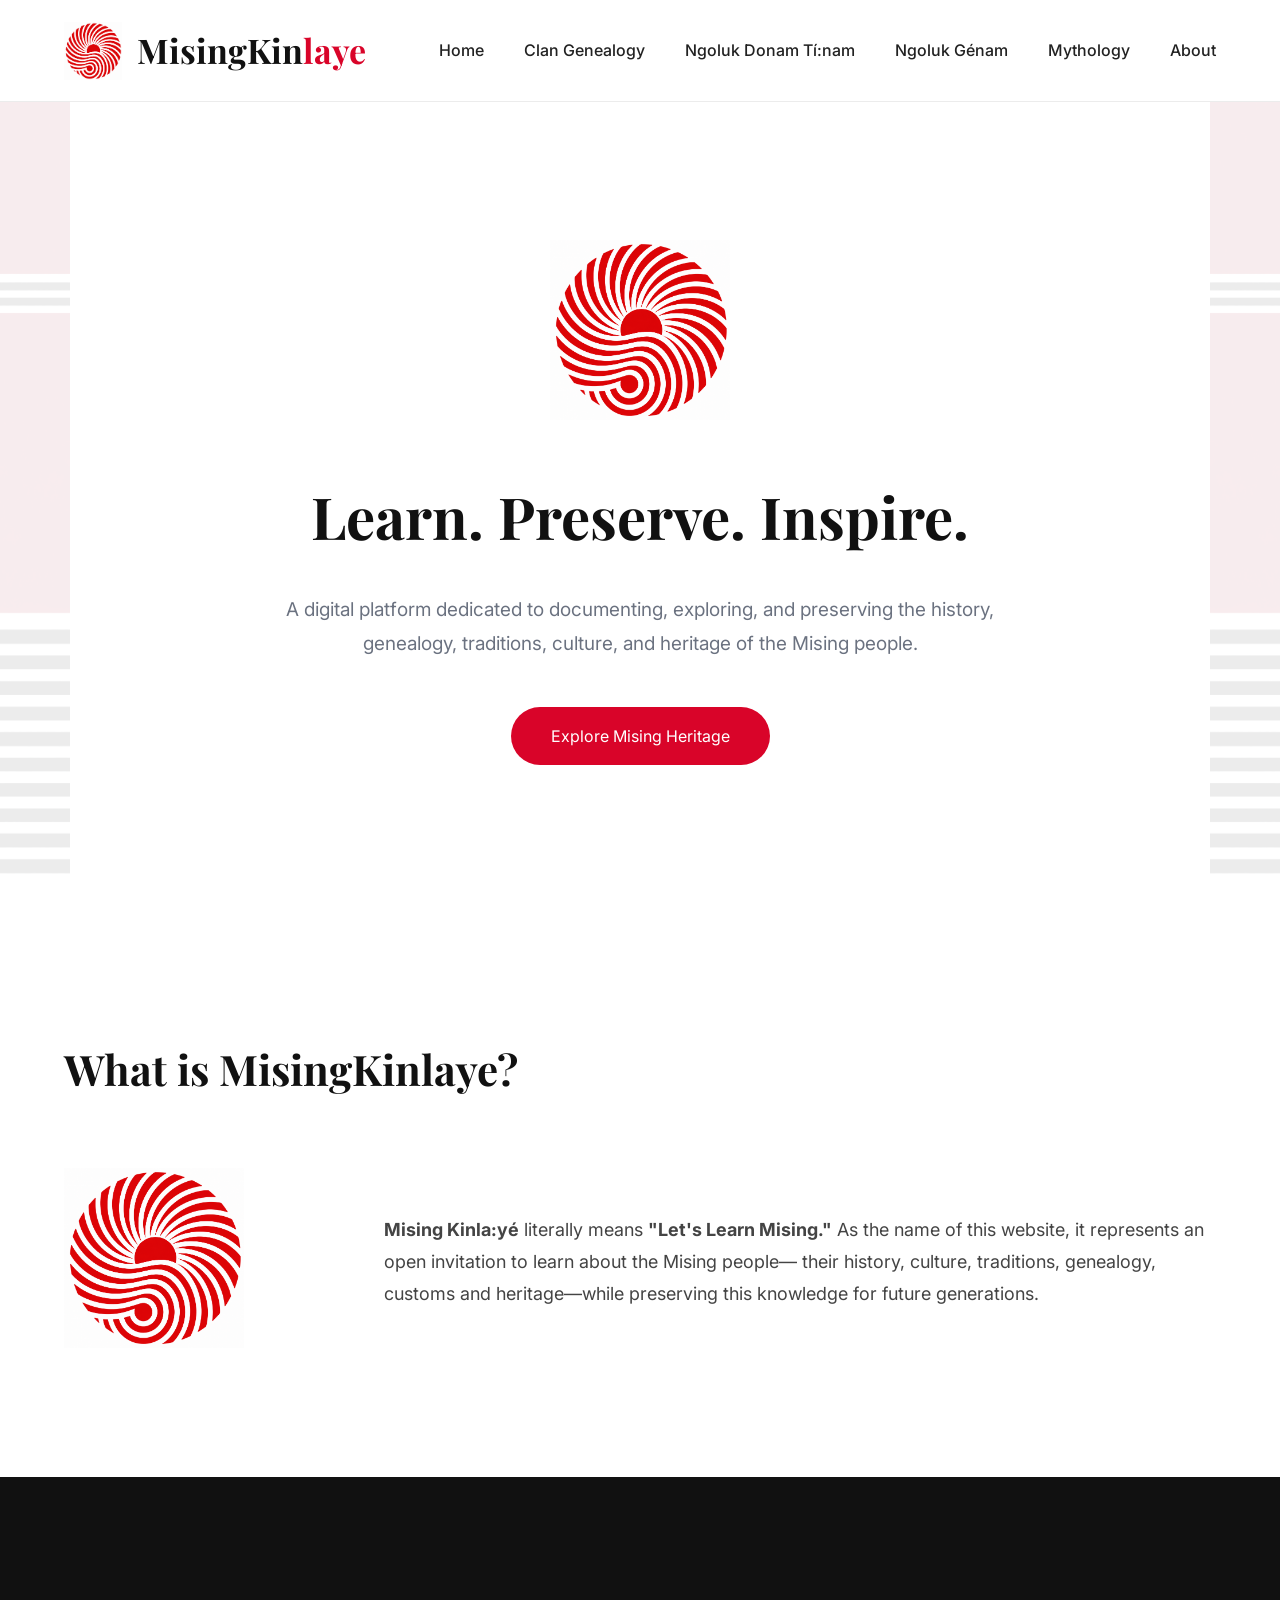
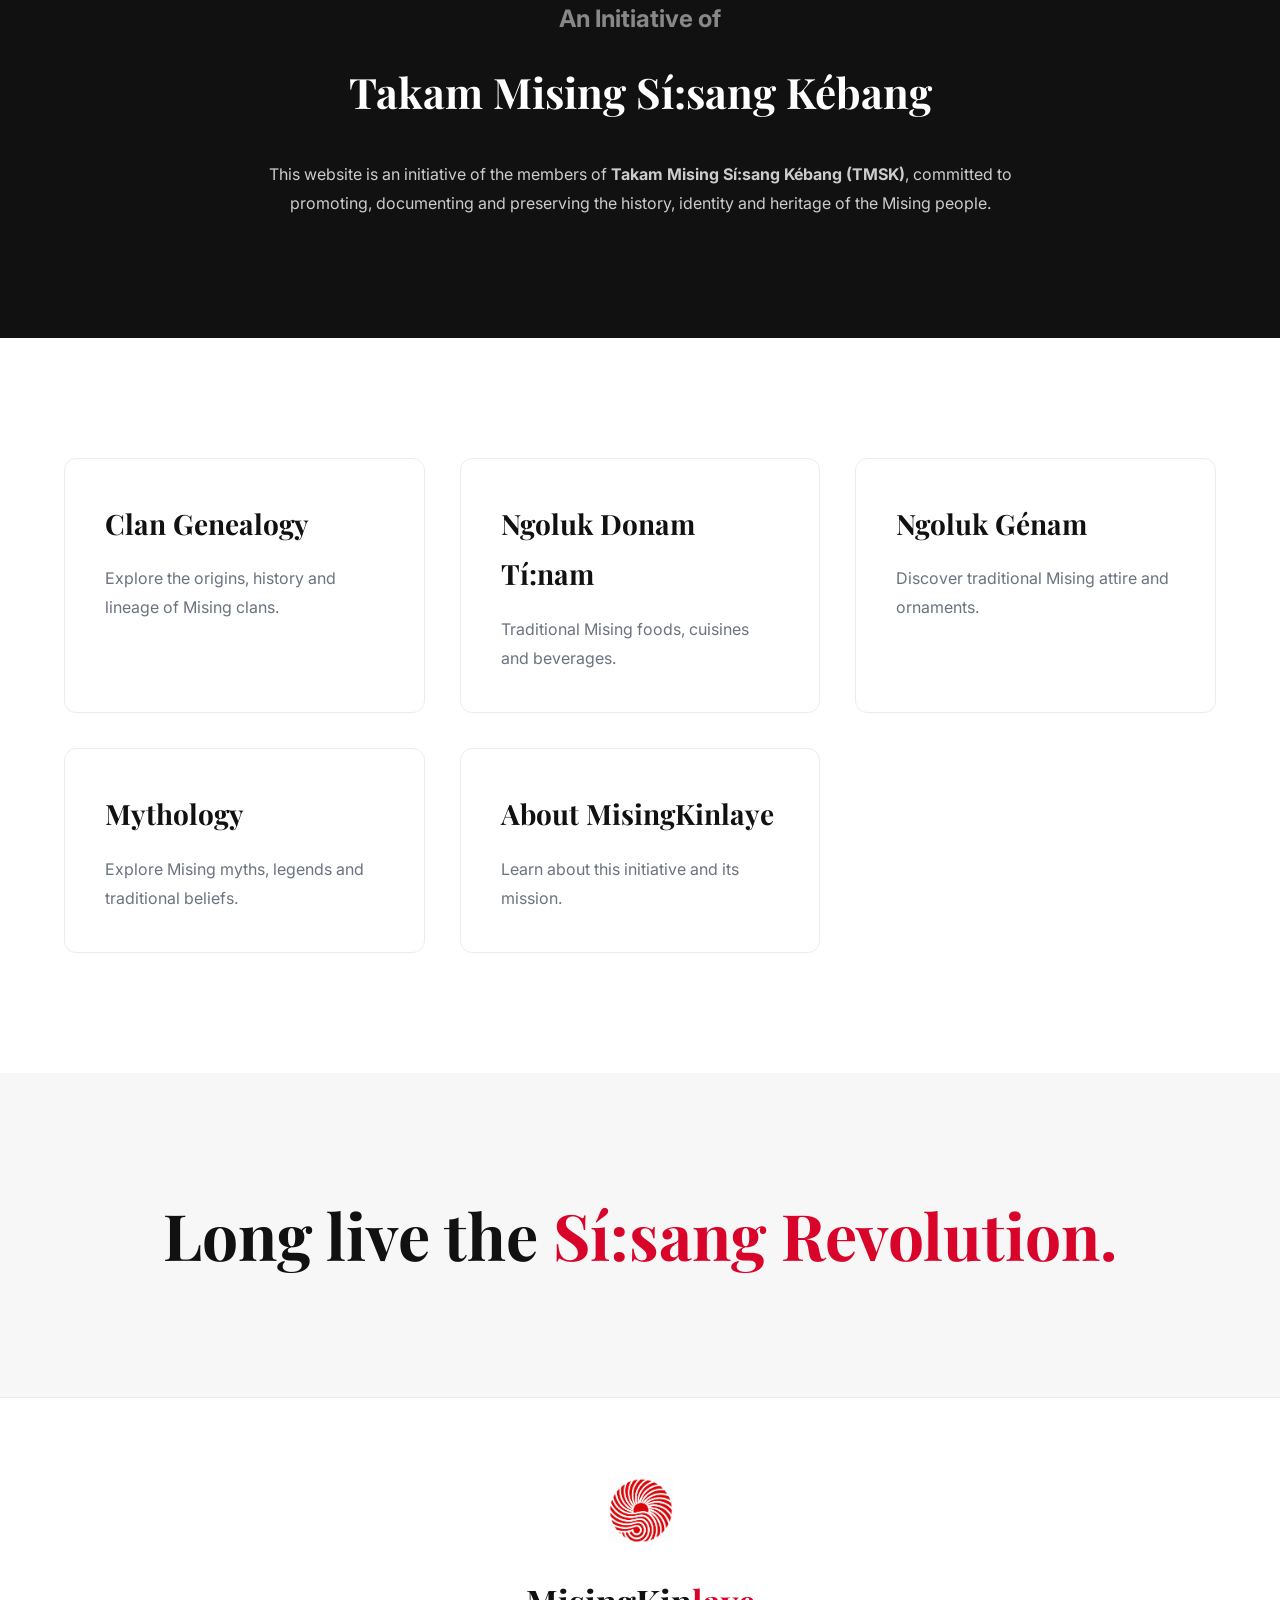
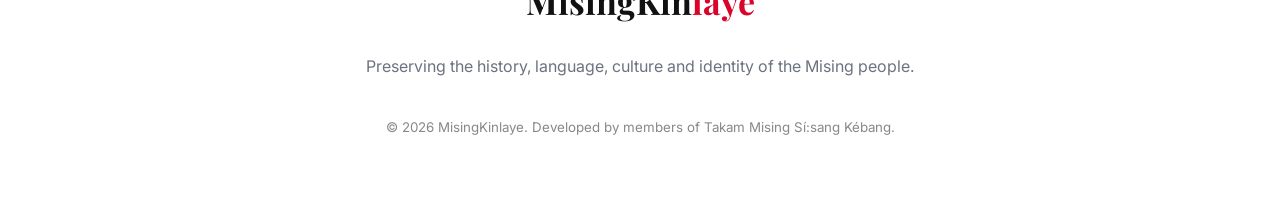
<file: index.html>
<!DOCTYPE html>
<html lang="en">

<head>

    <meta charset="UTF-8">
    <meta name="viewport" content="width=device-width, initial-scale=1.0">

    <title>MisingKinlaye | Let's Learn Mising</title>

    <meta name="description"
        content="MisingKinlaye is a digital archive dedicated to preserving the history, language, culture and heritage of the Mising people.">

    <link rel="icon" href="/images/logo/logo.png">

    <!-- Google Fonts -->

    <link rel="preconnect" href="https://fonts.googleapis.com">

    <link rel="preconnect" href="https://fonts.gstatic.com" crossorigin>

    <link href="https://fonts.googleapis.com/css2?family=Inter:wght@300;400;500;600;700&family=Playfair+Display:wght@700&display=swap"
        rel="stylesheet">

    <link rel="stylesheet" href="/css/variables.css">

    <link rel="stylesheet" href="/css/style.css">

</head>

<body>

    <!-- ================= LEFT PATTERN ================= -->

    <div class="left-pattern"></div>

    <!-- ================= RIGHT PATTERN ================= -->

    <div class="right-pattern"></div>

    <!-- ================= HEADER ================= -->

    <header>

        <div class="container">

            <a href="/" class="brand">

                <img src="/images/logo/logo.png" alt="MisingKinlaye Logo">

                <h1>

                    <span class="black">MisingKin</span><span class="red">laye</span>

                </h1>

            </a>

            <nav id="site-nav">

             <ul>

               <li><a href="/">Home</a></li>

               <li><a href="/pages/clan-genealogy.html">Clan Genealogy</a></li>

               <li><a href="/pages/ngoluk-donam-tinam.html">Ngoluk Donam Tí:nam</a></li>

               <li><a href="/pages/ngoluk-genam.html">Ngoluk Génam</a></li>

               <li><a href="/pages/mythology.html">Mythology</a></li>

               <li><a href="/pages/about-misingkinlaye.html">About</a></li>

             </ul>

            </nav>

            <button type="button" class="nav-toggle" aria-expanded="false" aria-controls="site-nav" aria-label="Open menu">
                <span></span><span></span><span></span>
            </button>

        </div>

    </header>

    <!-- ================= HERO ================= -->

    <section id="home" class="hero">

        <div class="container hero-content">

            <img class="hero-logo"
                src="/images/logo/logo.png"
                alt="MisingKinlaye">

            <h2>

                Learn. Preserve. Inspire.

            </h2>

            <p>

                A digital platform dedicated to documenting, exploring, and preserving the 
                history, genealogy, traditions, culture, and heritage of the Mising people.

            </p>

           <a href="#collections" class="btn">
               Explore Mising Heritage
           </a>

        </div>

    </section>

    <!-- ================= ABOUT ================= -->

    <section id="about" class="about">

        <div class="container">

            <div class="section-title">

                <h2>

                    What is MisingKinlaye?

                </h2>

            </div>

            <div class="about-grid">

                <div>

                    <img src="/images/logo/logo.png"
                        class="about-logo"
                        alt="Logo">

                </div>

                <div>

                    <p>

                        <strong>Mising Kinla:yé</strong> literally means
                        <strong>"Let's Learn Mising."</strong>

                        As the name of this website, it represents an
                        open invitation to learn about the Mising people—
                        their history, culture, traditions,
                        genealogy, customs and heritage—while preserving
                        this knowledge for future generations.

                    </p>

                </div>

            </div>

        </div>

    </section>

    <!-- ================= INITIATIVE ================= -->

    <section id="initiative" class="initiative">

        <div class="container">

            <h2>

                An Initiative of

            </h2>

            <h3>

                Takam Mising Sí:sang Kébang

            </h3>

            <p>

                This website is an initiative of the members of
                <strong>Takam Mising Sí:sang Kébang (TMSK)</strong>,
                committed to promoting, documenting and preserving
                the history, identity and heritage of the Mising people.

            </p>

        </div>

    </section>

    <!-- ================= FEATURED ================= -->

    <section id="collections" class="cards">

        <div class="container">

            <a href="/pages/clan-genealogy.html" class="card">

    <h3>Clan Genealogy</h3>

    <p>
        Explore the origins, history and lineage of Mising clans.
    </p>

</a>

<a href="/pages/ngoluk-donam-tinam.html" class="card">

    <h3>Ngoluk Donam Tí:nam</h3>

    <p>
        Traditional Mising foods, cuisines and beverages.
    </p>

</a>

<a href="/pages/ngoluk-genam.html" class="card">

    <h3>Ngoluk Génam</h3>

    <p>
        Discover traditional Mising attire and ornaments.
    </p>

</a>

<a href="/pages/mythology.html" class="card">

    <h3>Mythology</h3>

    <p>
        Explore Mising myths, legends and traditional beliefs.
    </p>

</a>

<a href="/pages/about-misingkinlaye.html" class="card">

    <h3>About MisingKinlaye</h3>

    <p>
        Learn about this initiative and its mission.
    </p>

</a>

        </div>

    </section>

    <!-- ================= QUOTE ================= -->

    <section id="quote" class="quote">

        <div class="container">

            <h2>

                Long live the
                <span>Sí:sang Revolution.</span>

            </h2>

        </div>

    </section>

    <!-- ================= FOOTER ================= -->

    <footer>

        <div class="container">

            <img src="/images/logo/logo.png"
                alt="logo">

            <h3>

                <span class="black">MisingKin</span><span class="red">laye</span>

            </h3>

            <p>

                Preserving the history, language,
                culture and identity of the Mising people.

            </p>

            <small>

                © 2026 MisingKinlaye.
                Developed by members of
                Takam Mising Sí:sang Kébang.

            </small>

        </div>

    </footer>

    <script src="/js/menu.js"></script>
    <script src="/js/script.js"></script>

</body>

</html>
</file>
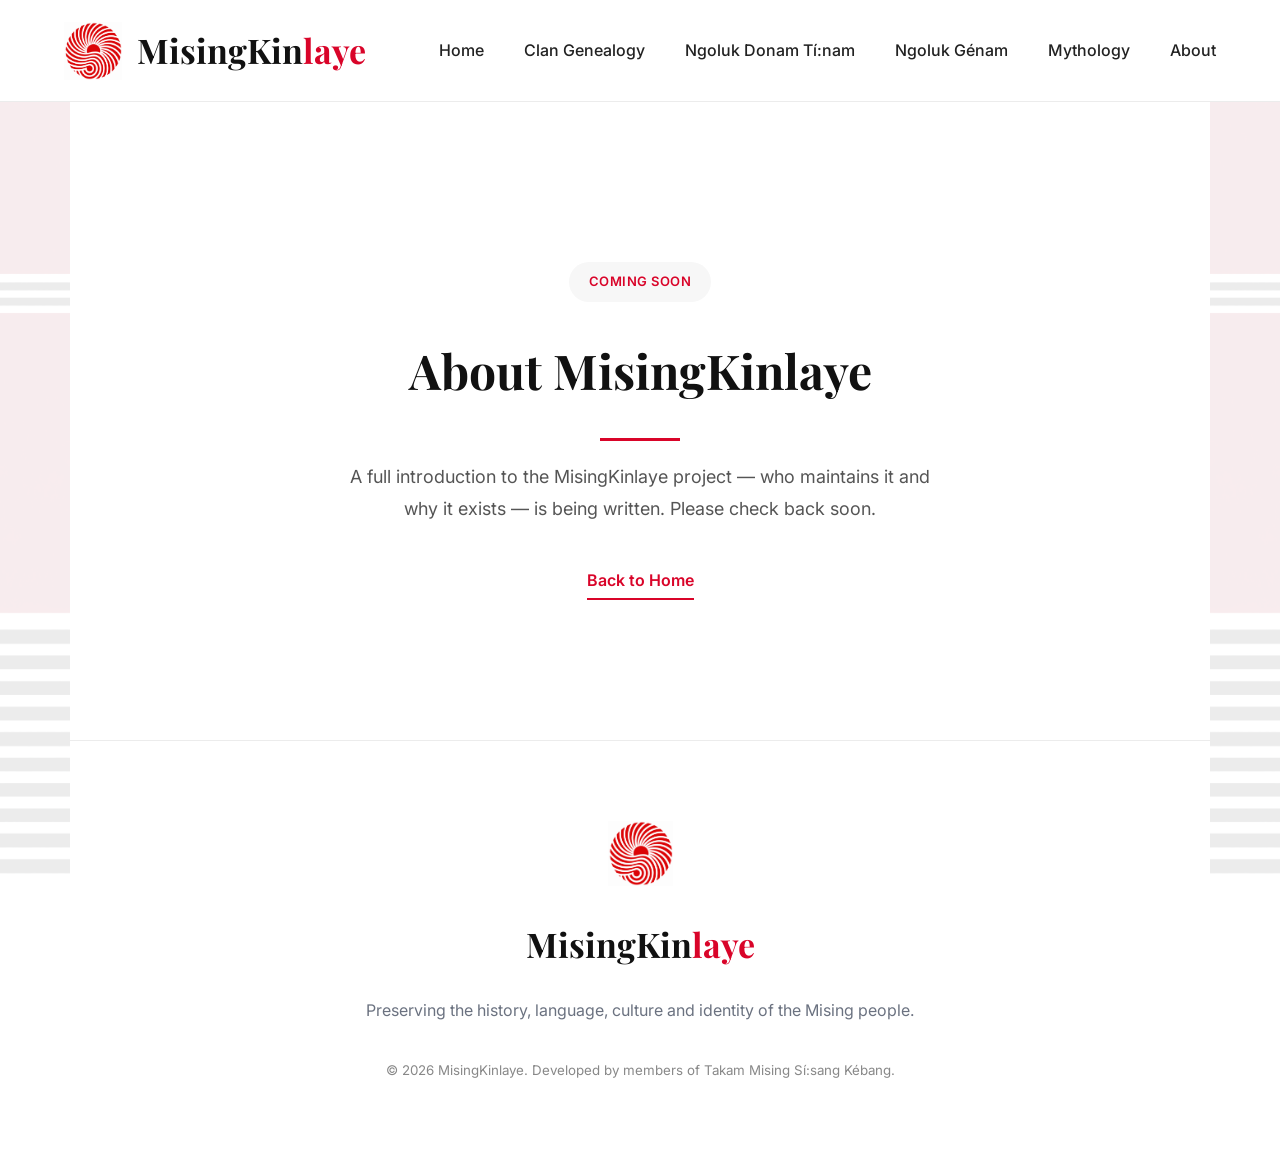
<file: pages/about-misingkinlaye.html>
<!DOCTYPE html>
<html lang="en">

<head>

    <meta charset="UTF-8">
    <meta name="viewport" content="width=device-width, initial-scale=1.0">

    <title>About | MisingKinlaye</title>

    <meta name="description" content="About MisingKinlaye, a digital archive dedicated to preserving the history, language, culture and heritage of the Mising people.">

    <link rel="icon" href="/images/logo/logo.png">

    <!-- Google Fonts -->

    <link rel="preconnect" href="https://fonts.googleapis.com">
    <link rel="preconnect" href="https://fonts.gstatic.com" crossorigin>
    <link href="https://fonts.googleapis.com/css2?family=Inter:wght@300;400;500;600;700&family=Playfair+Display:wght@700&display=swap"
        rel="stylesheet">

    <!-- Website CSS -->

    <link rel="stylesheet" href="/css/variables.css">
    <link rel="stylesheet" href="/css/style.css">
    <link rel="stylesheet" href="/css/coming-soon.css">

</head>

<body>

<!-- ================= LEFT PATTERN ================= -->

<div class="left-pattern"></div>

<!-- ================= RIGHT PATTERN ================= -->

<div class="right-pattern"></div>

<!-- ================= HEADER ================= -->

<header>

<div class="container">

<a href="/" class="brand">

<img src="/images/logo/logo.png" alt="MisingKinlaye Logo">

<h1>

<span class="black">MisingKin</span><span class="red">laye</span>

</h1>

</a>

<nav id="site-nav">

<ul>

<li><a href="/">Home</a></li>

<li><a href="/pages/clan-genealogy.html">Clan Genealogy</a></li>

<li><a href="/pages/ngoluk-donam-tinam.html">Ngoluk Donam Tí:nam</a></li>

<li><a href="/pages/ngoluk-genam.html">Ngoluk Génam</a></li>

<li><a href="/pages/mythology.html">Mythology</a></li>

<li><a href="/pages/about-misingkinlaye.html">About</a></li>

</ul>

</nav>

<button type="button" class="nav-toggle" aria-expanded="false" aria-controls="site-nav" aria-label="Open menu">
    <span></span><span></span><span></span>
</button>

</div>

</header>

<!-- ================= PLACEHOLDER CONTENT ================= -->

<section class="placeholder-page">

<div class="container">

<span class="tag">Coming Soon</span>

<h1>About MisingKinlaye</h1>

<p>
A full introduction to the MisingKinlaye project — who maintains it and why it exists — is being written. Please check back soon.
</p>

<a href="/" class="back-link">Back to Home</a>

</div>

</section>

<!-- ================= FOOTER ================= -->

<footer>

<div class="container">

<img src="/images/logo/logo.png" alt="logo">

<h3>

<span class="black">MisingKin</span><span class="red">laye</span>

</h3>

<p>

Preserving the history, language,
culture and identity of the Mising people.

</p>

<small>

© 2026 MisingKinlaye.
Developed by members of
Takam Mising Sí:sang Kébang.

</small>

</div>

</footer>

<script src="/js/menu.js"></script>
<script src="/js/script.js"></script>

</body>

</html>
</file>
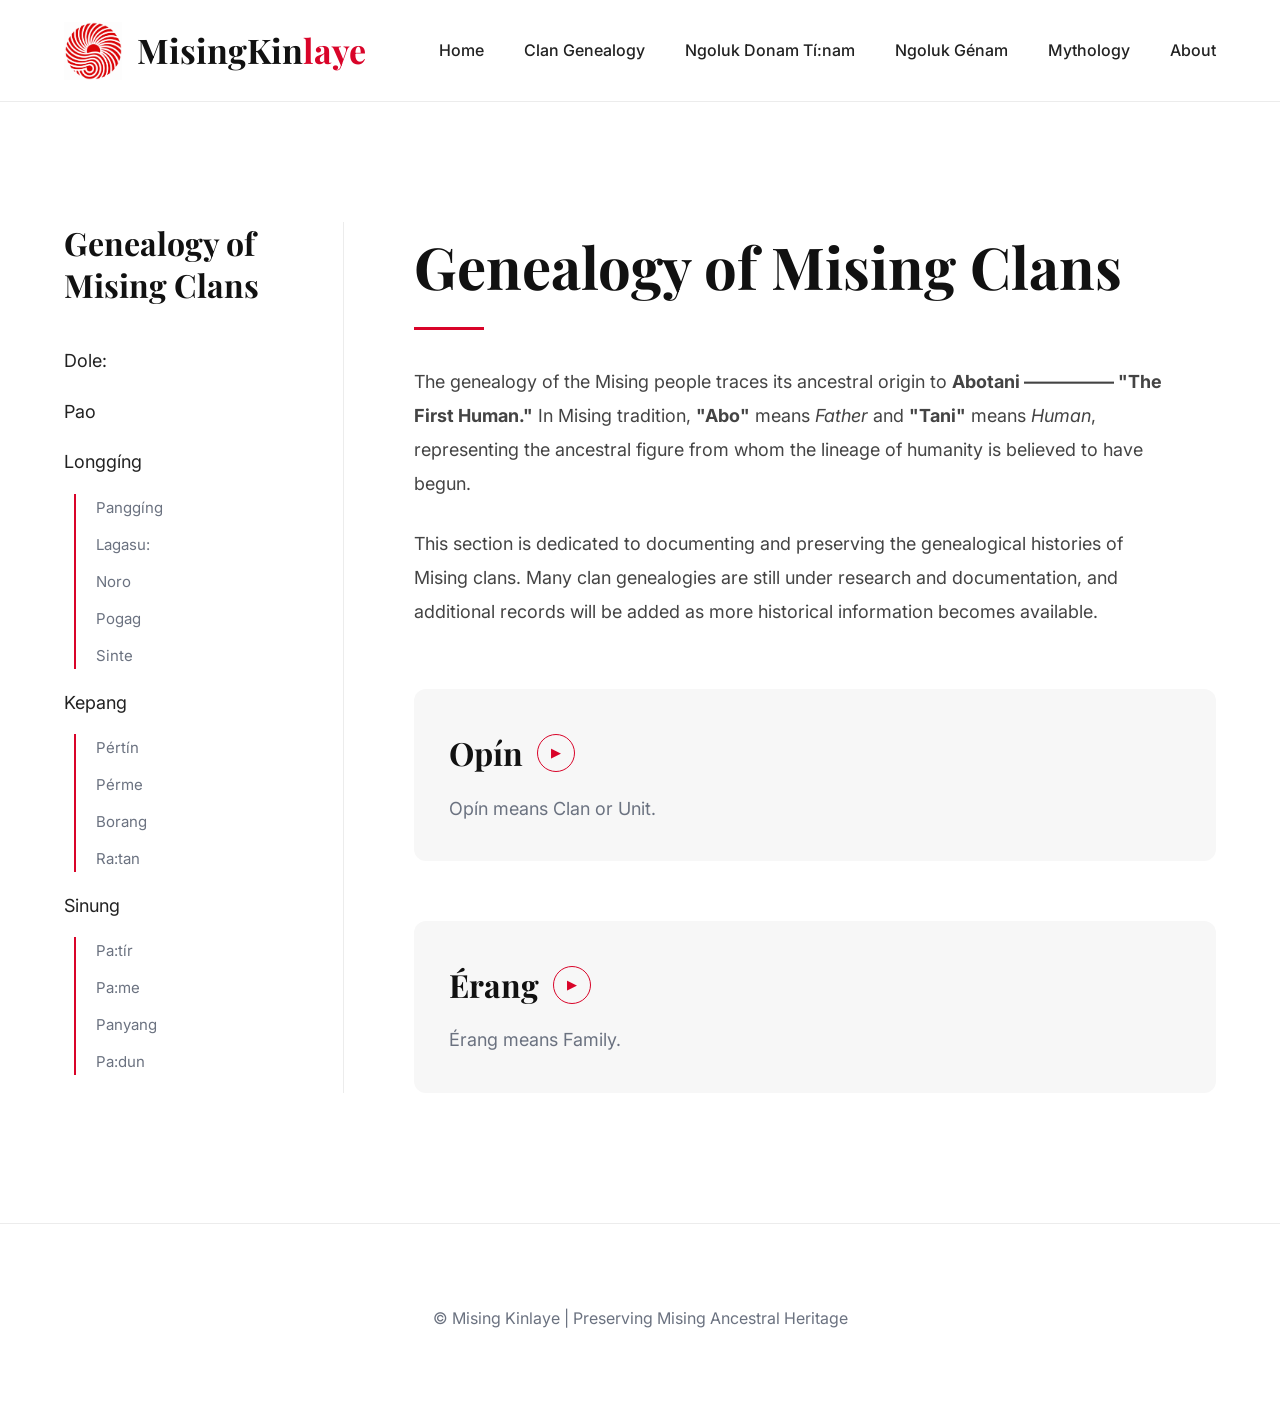
<file: pages/clan-genealogy.html>
<!DOCTYPE html>
<html lang="en">

<head>

<meta charset="UTF-8">
<meta name="viewport" content="width=device-width, initial-scale=1.0">

<title>Genealogy of Mising Clans</title>

<!-- Google Fonts -->

<link rel="preconnect" href="https://fonts.googleapis.com">

<link rel="preconnect" href="https://fonts.gstatic.com" crossorigin>

<link href="https://fonts.googleapis.com/css2?family=Inter:wght@300;400;500;600;700&family=Playfair+Display:wght@700&display=swap" rel="stylesheet">

<!-- Website CSS -->

<link rel="stylesheet" href="/css/variables.css">

<link rel="stylesheet" href="/css/style.css">

<link rel="stylesheet" href="/css/genealogy.css">


</head>



<body>



<!-- Header -->

<header>

        <div class="container">

            <a href="/" class="brand">

                <img src="/images/logo/logo.png" alt="MisingKinlaye Logo">
                <h1>

                    <span class="black">MisingKin</span><span class="red">laye</span>

                </h1>

            </a>

            <nav id="site-nav">

             <ul>

               <li><a href="/">Home</a></li>

               <li><a href="/pages/clan-genealogy.html">Clan Genealogy</a></li>

               <li><a href="/pages/ngoluk-donam-tinam.html">Ngoluk Donam Tí:nam</a></li>

               <li><a href="/pages/ngoluk-genam.html">Ngoluk Génam</a></li>

               <li><a href="/pages/mythology.html">Mythology</a></li>

               <li><a href="/pages/about-misingkinlaye.html">About</a></li>

             </ul>

            </nav>

            <button type="button" class="nav-toggle" aria-expanded="false" aria-controls="site-nav" aria-label="Open menu">
                <span></span><span></span><span></span>
            </button>

        </div>

    </header>







<!-- Genealogy Section -->


<section class="genealogy-section">


<div class="genealogy-layout">






<!-- LEFT SIDE CLAN DIRECTORY -->


<aside class="clan-sidebar">


<h2>
Genealogy of Mising Clans
</h2>



<ul>



<li>

<a href="clans/dole.html">
Dole:
</a>

</li>





<li>

<a href="clans/pao.html">
Pao
</a>

</li>






<li>


<a href="clans/longging.html">
Longgíng
</a>



<ul>

<li>Panggíng</li>

<li>Lagasu:</li>

<li>Noro</li>

<li>Pogag</li>

<li>Sinte</li>


</ul>


</li>








<li>


<a href="clans/kepang.html">
Kepang
</a>



<ul>

<li>Pértín</li>

<li>Pérme</li>

<li>Borang</li>

<li>Ra:tan</li>



</ul>


</li>









<li>


<a href="clans/sinung.html">
Sinung
</a>



<ul>

<li>Pa:tír</li>

<li>Pa:me</li>

<li>Panyang</li>

<li>Pa:dun</li>


</ul>


</li>





</ul>



</aside>









<!-- RIGHT SIDE CONTENT -->


<main class="genealogy-content">


<h1>
Genealogy of Mising Clans
</h1>


<p>
The genealogy of the Mising people traces its ancestral origin to
<strong>Abotani ————— "The First Human."</strong>
In Mising tradition, <strong>"Abo"</strong> means <em>Father</em> and
<strong>"Tani"</strong> means <em>Human</em>, representing the ancestral
figure from whom the lineage of humanity is believed to have begun.
</p>


<p>
This section is dedicated to documenting and preserving the genealogical
histories of Mising clans. Many clan genealogies are still under research
and documentation, and additional records will be added as more historical
information becomes available.
</p>




<div class="coming-box">

    <div class="term-header">
        <h2>Opín</h2>

        <button class="audio-button" id="opinButton" type="button">
            <span>▶</span>
        </button>

        <audio id="opinAudio" preload="auto">
            <source src="../audio/opin.mp3" type="audio/mpeg">
        </audio>
    </div>

    <p>Opín means Clan or Unit.</p>

</div>


<div class="coming-box">

    <div class="term-header">
        <h2>Érang</h2>

        <button class="audio-button" id="erangButton" type="button">
            <span>▶</span>
        </button>

        <audio id="erangAudio" preload="auto">
            <source src="../audio/erang.mp3" type="audio/mpeg">
        </audio>
    </div>

    <p>Érang means Family.</p>

</div>

</main>





</div>


</section>







<!-- Footer -->


<footer>


<p>
© Mising Kinlaye | Preserving Mising Ancestral Heritage
</p>


</footer>


<script src="/js/menu.js"></script>
<script src="/js/script.js"></script>


</body>


</html>
</file>
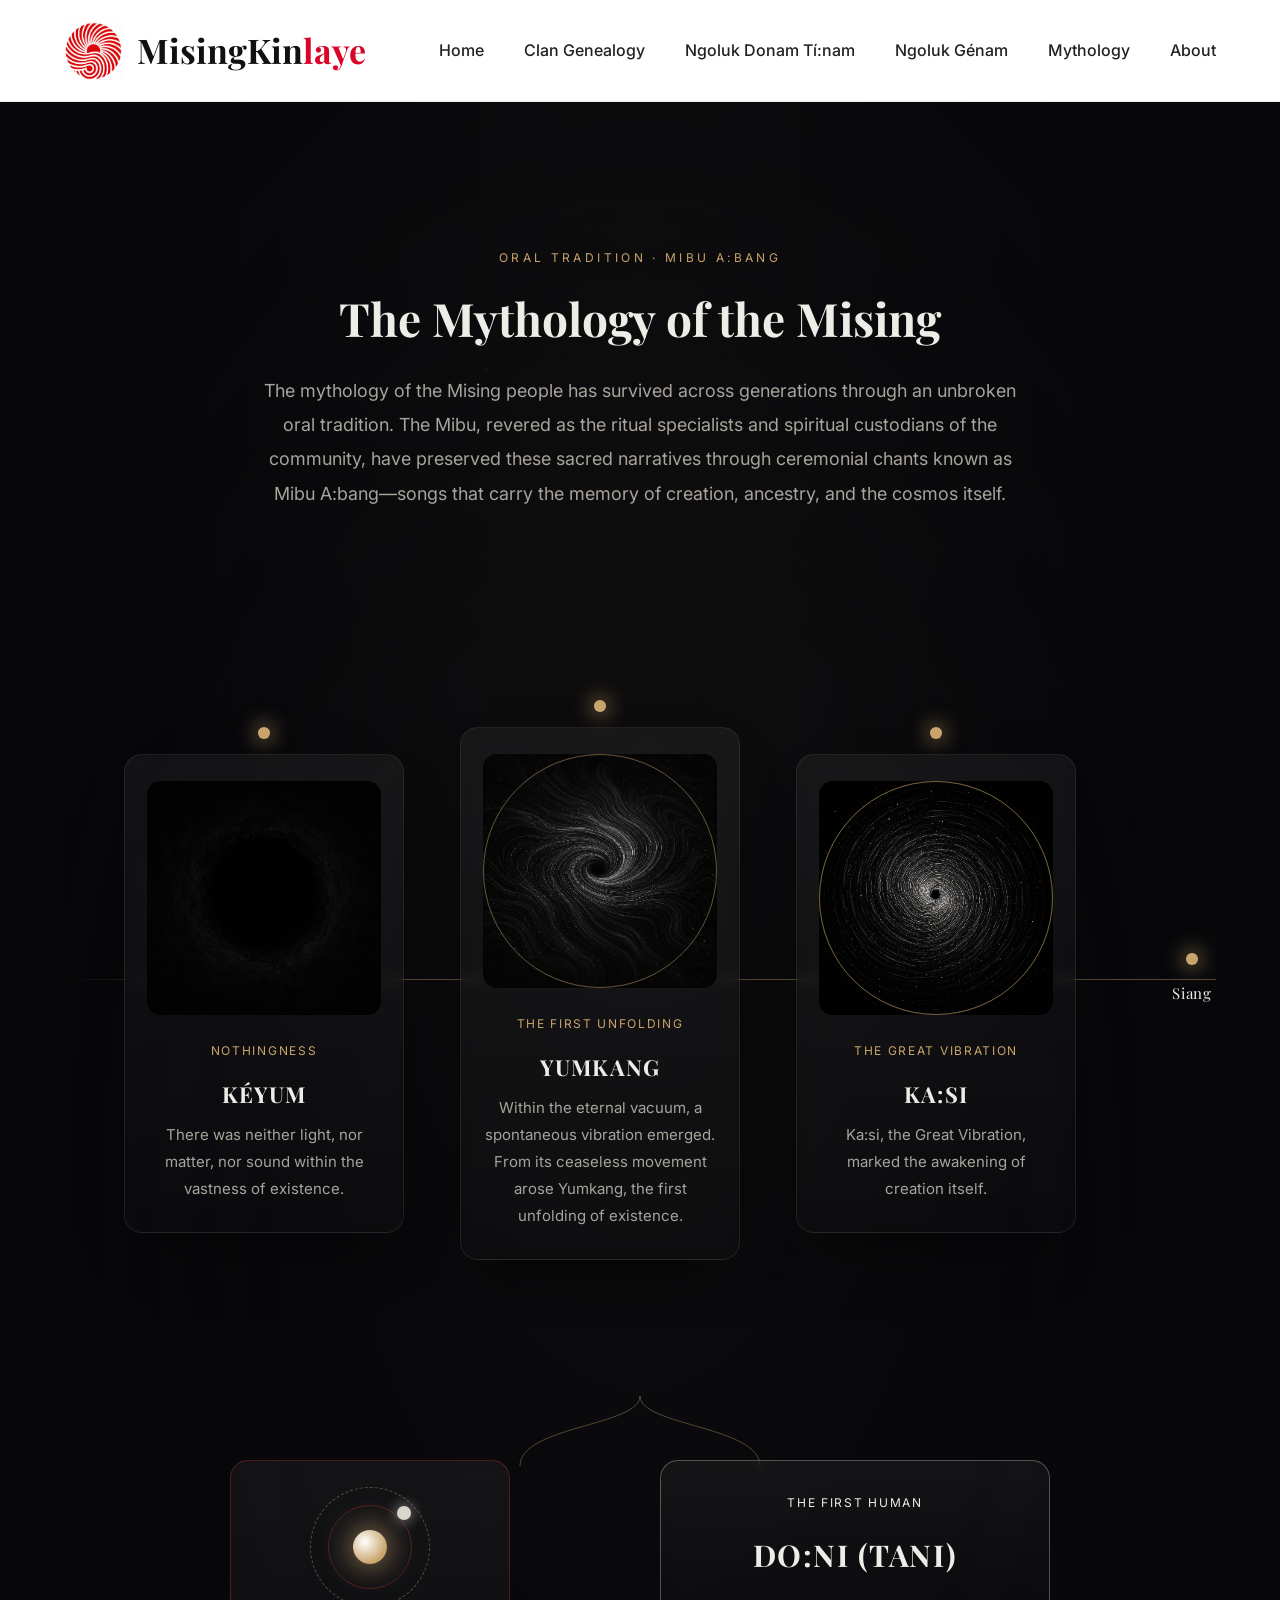
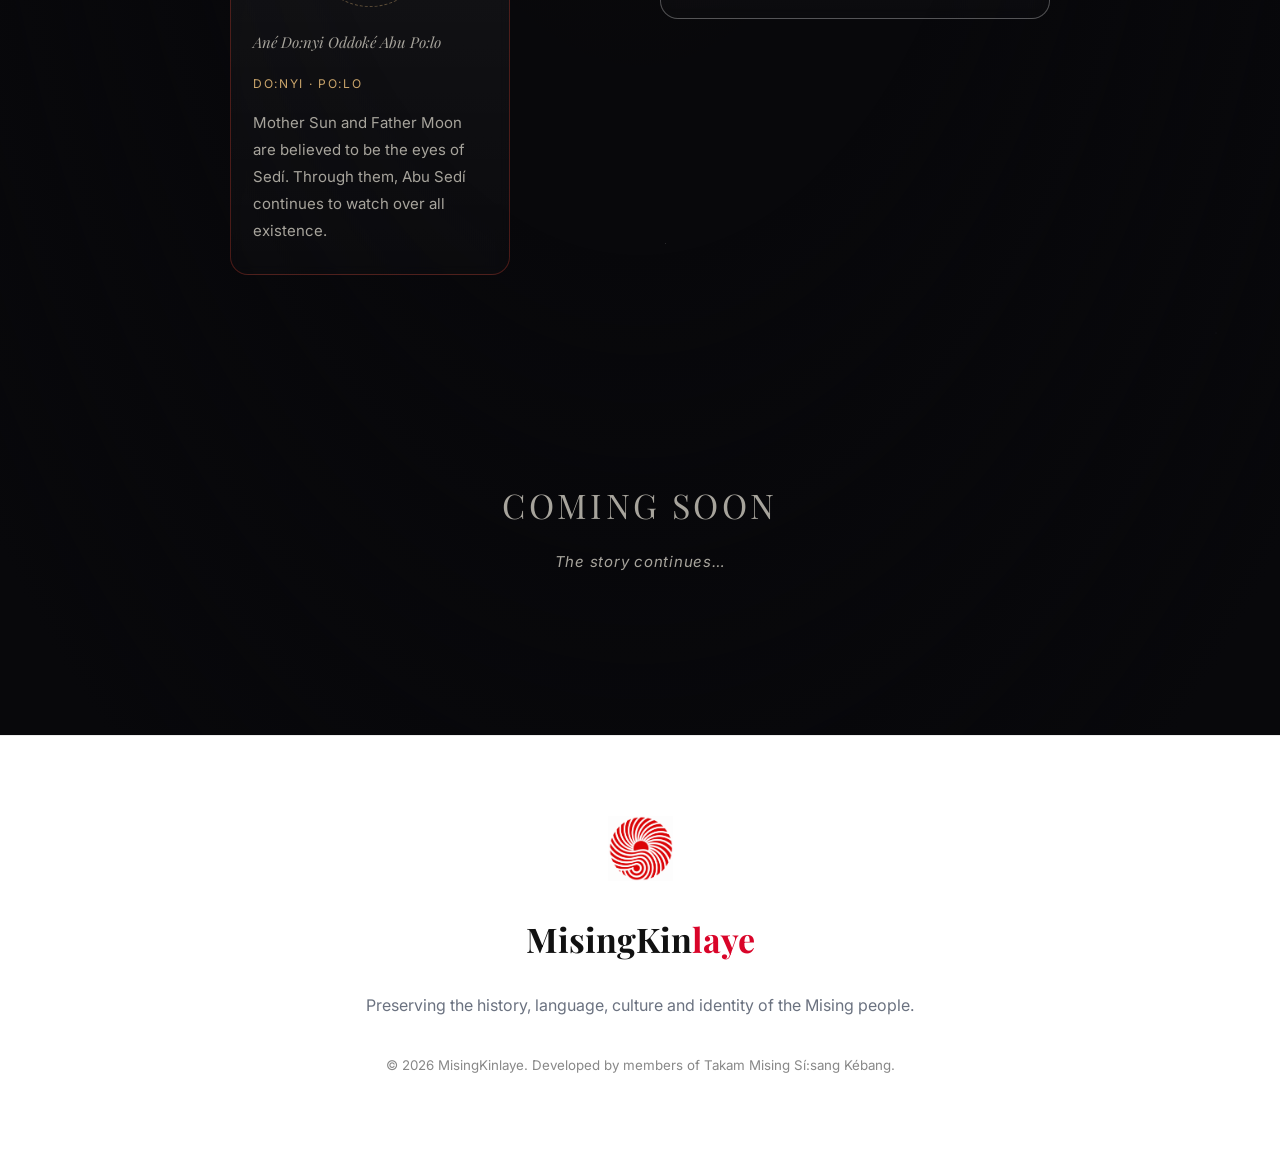
<file: pages/mythology.html>
<!DOCTYPE html>
<html lang="en">

<head>

    <meta charset="UTF-8">
    <meta name="viewport" content="width=device-width, initial-scale=1.0">

    <title>Mythology | MisingKinlaye</title>

    <meta name="description" content="Mising mythology and origin stories, part of MisingKinlaye's digital archive of Mising history and culture.">

    <link rel="icon" href="/images/logo/logo.png">

    <!-- Google Fonts -->

    <link rel="preconnect" href="https://fonts.googleapis.com">
    <link rel="preconnect" href="https://fonts.gstatic.com" crossorigin>
    <link href="https://fonts.googleapis.com/css2?family=Inter:wght@300;400;500;600;700&family=Playfair+Display:wght@700&display=swap"
        rel="stylesheet">

    <!-- Website CSS -->

    <link rel="stylesheet" href="/css/variables.css">
    <link rel="stylesheet" href="/css/style.css">
    <link rel="stylesheet" href="/css/mythology.css">

</head>

<body>

<!-- ================= LEFT PATTERN ================= -->

<div class="left-pattern"></div>

<!-- ================= RIGHT PATTERN ================= -->

<div class="right-pattern"></div>

<!-- ================= HEADER ================= -->

<header>

<div class="container">

<a href="/" class="brand">

<img src="/images/logo/logo.png" alt="MisingKinlaye Logo">

<h1>

<span class="black">MisingKin</span><span class="red">laye</span>

</h1>

</a>

<nav id="site-nav">

<ul>

<li><a href="/">Home</a></li>

<li><a href="/pages/clan-genealogy.html">Clan Genealogy</a></li>

<li><a href="/pages/ngoluk-donam-tinam.html">Ngoluk Donam Tí:nam</a></li>

<li><a href="/pages/ngoluk-genam.html">Ngoluk Génam</a></li>

<li><a href="/pages/mythology.html">Mythology</a></li>

<li><a href="/pages/about-misingkinlaye.html">About</a></li>

</ul>

</nav>

<button type="button" class="nav-toggle" aria-expanded="false" aria-controls="site-nav" aria-label="Open menu">
    <span></span><span></span><span></span>
</button>

</div>

</header>

<!-- ================= MYTHOLOGY ================= -->

<section id="mythology" class="myth-section" aria-labelledby="myth-heading">

<div class="myth-sky" aria-hidden="true"></div>

<div class="container">

    <!-- Intro -->

    <div class="myth-intro myth-reveal">

        <span class="myth-eyebrow">Oral Tradition · Mibu A:bang</span>

        <h2 id="myth-heading">The Mythology of the Mising</h2>

        <p>
            The mythology of the Mising people has survived across generations through an unbroken oral tradition.
            The Mibu, revered as the ritual specialists and spiritual custodians of the community, have preserved
            these sacred narratives through ceremonial chants known as Mibu A:bang—songs that carry the memory
            of creation, ancestry, and the cosmos itself.
        </p>

    </div>

    <!-- Timeline -->

    <div class="myth-timeline-wrap">

        <div class="myth-timeline" id="mythTimeline">

            <div class="myth-thread-line" aria-hidden="true"></div>

            <!-- Kéyum -->

            <article class="myth-node myth-node--feature" data-node="keyum">

                <span class="myth-dot" aria-hidden="true"></span>

                <div class="myth-card">

                    <div class="myth-figure myth-figure--keyum">
                        <img src="/images/mythology/keyum.png" alt="A field of pure darkness, representing Kéyum, the primordial nothingness" loading="lazy" decoding="async">
                    </div>

                    <span class="myth-tag">Nothingness</span>

                    <h3>Kéyum</h3>

                    <p>There was neither light, nor matter, nor sound within the vastness of existence.</p>

                </div>

            </article>

            <!-- Yumkang -->

            <article class="myth-node myth-node--feature" data-node="yumkang">

                <span class="myth-dot" aria-hidden="true"></span>

                <div class="myth-card">

                    <div class="myth-figure myth-figure--yumkang">
                        <img src="/images/mythology/yumkang.png" alt="A swirling first movement emerging from the void, representing Yumkang" loading="lazy" decoding="async">
                    </div>

                    <span class="myth-tag">The First Unfolding</span>

                    <h3>Yumkang</h3>

                    <p>Within the eternal vacuum, a spontaneous vibration emerged. From its ceaseless movement arose Yumkang, the first unfolding of existence.</p>

                </div>

            </article>

            <!-- Ka:si -->

            <article class="myth-node myth-node--feature" data-node="kasi">

                <span class="myth-dot" aria-hidden="true"></span>

                <div class="myth-card">

                    <div class="myth-figure myth-figure--kasi">
                        <img src="/images/mythology/kasi.png" alt="A great spiralling vibration, representing Ka:si" loading="lazy" decoding="async">
                    </div>

                    <span class="myth-tag">The Great Vibration</span>

                    <h3>Ka:si</h3>

                    <p>Ka:si, the Great Vibration, marked the awakening of creation itself.</p>

                </div>

            </article>

            <!-- Simple nodes -->

            <article class="myth-node" data-node="siang">
                <span class="myth-dot" aria-hidden="true"></span>
                <span class="myth-node-name">Siang</span>
            </article>

            <article class="myth-node" data-node="abo">
                <span class="myth-dot" aria-hidden="true"></span>
                <span class="myth-node-name">A:bo</span>
            </article>

            <article class="myth-node" data-node="bomuk">
                <span class="myth-dot" aria-hidden="true"></span>
                <span class="myth-node-name">Bomuk</span>
            </article>

            <!-- Mukseng -->

            <article class="myth-node myth-node--feature" data-node="mukseng">

                <span class="myth-dot" aria-hidden="true"></span>

                <div class="myth-card">

                    <div class="myth-figure myth-figure--mukseng">
                        <img src="/images/mythology/mukseng.png" alt="A flickering celestial presence at the centre of turning starlight, representing Mukseng" loading="lazy" decoding="async">
                    </div>

                    <span class="myth-tag">The Celestial Presence</span>

                    <h3>Mukseng</h3>

                    <p>Within the heart of the Great Vibration, a minute celestial presence emerged—appearing simultaneously in both seen and unseen forms.</p>

                </div>

            </article>

            <!-- Sedí (highlighted) -->

            <article class="myth-node myth-node--feature myth-highlight" data-node="sedi">

                <span class="myth-dot" aria-hidden="true"></span>

                <div class="myth-card">

                    <div class="myth-sedi-pair">
                        <span>Sedí</span>
                        <span class="myth-sedi-line" aria-hidden="true"></span>
                        <span>Melo</span>
                    </div>

                    <span class="myth-tag">Abu Sedí, the Creator</span>

                    <p>From the sacred union of Sedí and Melo emerged the foundations of existence itself. Abu Sedí, the Creator, transcends all creation and therefore requires no sacrifice.</p>

                </div>

            </article>

            <article class="myth-node" data-node="diling">
                <span class="myth-dot" aria-hidden="true"></span>
                <span class="myth-node-name">Dílíng</span>
            </article>

            <article class="myth-node" data-node="litung">
                <span class="myth-dot" aria-hidden="true"></span>
                <span class="myth-node-name">Lí:tung</span>
            </article>

            <article class="myth-node" data-node="tuye">
                <span class="myth-dot" aria-hidden="true"></span>
                <span class="myth-node-name">Tuyé</span>
            </article>

            <article class="myth-node" data-node="yepe">
                <span class="myth-dot" aria-hidden="true"></span>
                <span class="myth-node-name">Yépé</span>
            </article>

            <!-- Pédong -->

            <article class="myth-node myth-node--feature myth-node--pedong" data-node="pedong">

                <span class="myth-dot" aria-hidden="true"></span>

                <div class="myth-card">

                    <div class="myth-rain">
                        <div class="myth-mist" aria-hidden="true"></div>
                    </div>

                    <span class="myth-tag">The Great Mother</span>

                    <h3>Pédong</h3>

                    <p>Pédong, the Great Mother, whose name signifies "Rain," became the source of countless living beings and spirits—both benevolent and malevolent.</p>

                </div>

            </article>

        </div>

    </div>

    <!-- Fork after Pédong -->

    <svg class="myth-fork" viewBox="0 0 420 70" preserveAspectRatio="none" aria-hidden="true">
        <path d="M210,0 C210,30 90,30 90,70"></path>
        <path d="M210,0 C210,30 330,30 330,70"></path>
    </svg>

    <div class="myth-branches">

        <!-- Do:nyi - Po:lo -->

        <article class="myth-branch myth-node--feature myth-highlight myth-reveal" data-node="donyipolo">

            <div class="myth-card">

                <div class="myth-celestial" aria-hidden="true">
                    <span class="ring"></span>
                    <span class="ring ring--inner"></span>
                    <span class="sun"></span>
                    <span class="moon"></span>
                </div>

                <p class="myth-mising-line">Ané Do:nyi Oddoké Abu Po:lo</p>

                <span class="myth-tag">Do:nyi · Po:lo</span>

                <p>Mother Sun and Father Moon are believed to be the eyes of Sedí. Through them, Abu Sedí continues to watch over all existence.</p>

            </div>

        </article>

        <!-- Do:ni (Tani) -->

        <article class="myth-branch myth-arrival myth-highlight myth-reveal" data-node="doni">

            <div class="myth-card">

                <span class="myth-tag">The First Human</span>

                <h3>Do:ni (Tani)</h3>

            </div>

        </article>

    </div>

    <!-- Ending -->

    <div class="myth-ending myth-reveal">

        <div class="myth-particles" aria-hidden="true"></div>

        <p class="myth-ending-title">Coming Soon</p>

        <p class="myth-ending-sub">The story continues…</p>

    </div>

</div>

</section>

<!-- ================= FOOTER ================= -->

<footer>

<div class="container">

<img src="/images/logo/logo.png" alt="logo">

<h3>

<span class="black">MisingKin</span><span class="red">laye</span>

</h3>

<p>

Preserving the history, language,
culture and identity of the Mising people.

</p>

<small>

© 2026 MisingKinlaye.
Developed by members of
Takam Mising Sí:sang Kébang.

</small>

</div>

</footer>

<script src="/js/menu.js"></script>
<script src="/js/script.js"></script>
<script src="/js/mythology.js"></script>

</body>

</html>
</file>
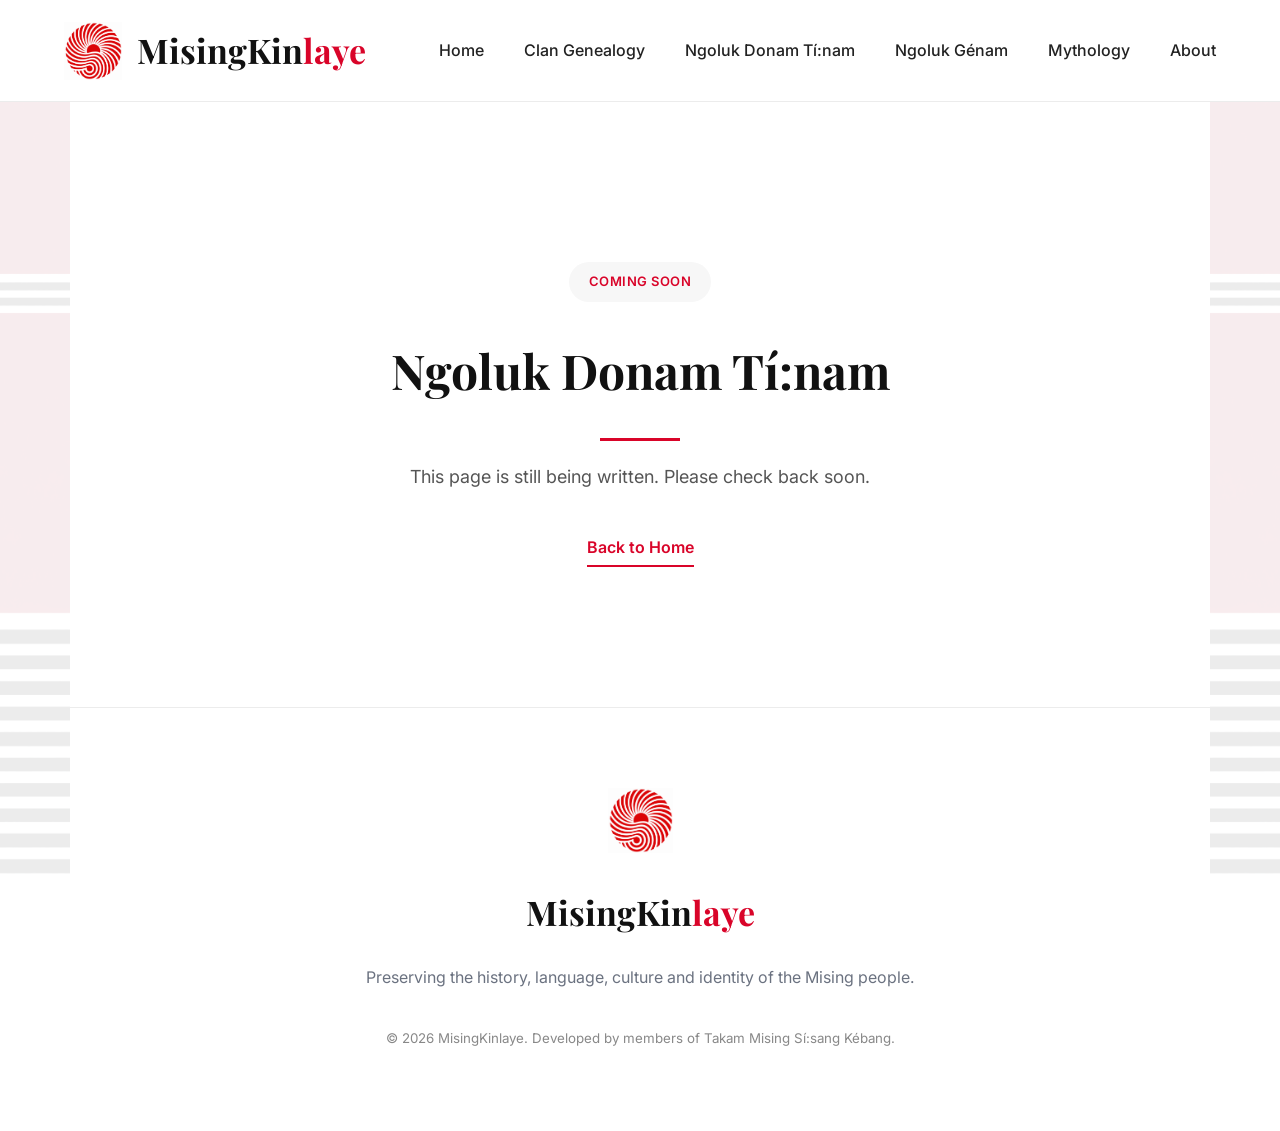
<file: pages/ngoluk-donam-tinam.html>
<!DOCTYPE html>
<html lang="en">

<head>

    <meta charset="UTF-8">
    <meta name="viewport" content="width=device-width, initial-scale=1.0">

    <title>Ngoluk Donam Tí:nam | MisingKinlaye</title>

    <meta name="description" content="Ngoluk Donam Tí:nam, part of MisingKinlaye's digital archive of Mising history and culture.">

    <link rel="icon" href="/images/logo/logo.png">

    <!-- Google Fonts -->

    <link rel="preconnect" href="https://fonts.googleapis.com">
    <link rel="preconnect" href="https://fonts.gstatic.com" crossorigin>
    <link href="https://fonts.googleapis.com/css2?family=Inter:wght@300;400;500;600;700&family=Playfair+Display:wght@700&display=swap"
        rel="stylesheet">

    <!-- Website CSS -->

    <link rel="stylesheet" href="/css/variables.css">
    <link rel="stylesheet" href="/css/style.css">
    <link rel="stylesheet" href="/css/coming-soon.css">

</head>

<body>

<!-- ================= LEFT PATTERN ================= -->

<div class="left-pattern"></div>

<!-- ================= RIGHT PATTERN ================= -->

<div class="right-pattern"></div>

<!-- ================= HEADER ================= -->

<header>

<div class="container">

<a href="/" class="brand">

<img src="/images/logo/logo.png" alt="MisingKinlaye Logo">

<h1>

<span class="black">MisingKin</span><span class="red">laye</span>

</h1>

</a>

<nav id="site-nav">

<ul>

<li><a href="/">Home</a></li>

<li><a href="/pages/clan-genealogy.html">Clan Genealogy</a></li>

<li><a href="/pages/ngoluk-donam-tinam.html">Ngoluk Donam Tí:nam</a></li>

<li><a href="/pages/ngoluk-genam.html">Ngoluk Génam</a></li>

<li><a href="/pages/mythology.html">Mythology</a></li>

<li><a href="/pages/about-misingkinlaye.html">About</a></li>

</ul>

</nav>

<button type="button" class="nav-toggle" aria-expanded="false" aria-controls="site-nav" aria-label="Open menu">
    <span></span><span></span><span></span>
</button>

</div>

</header>

<!-- ================= PLACEHOLDER CONTENT ================= -->

<section class="placeholder-page">

<div class="container">

<span class="tag">Coming Soon</span>

<h1>Ngoluk Donam Tí:nam</h1>

<p>
This page is still being written. Please check back soon.
</p>

<a href="/" class="back-link">Back to Home</a>

</div>

</section>

<!-- ================= FOOTER ================= -->

<footer>

<div class="container">

<img src="/images/logo/logo.png" alt="logo">

<h3>

<span class="black">MisingKin</span><span class="red">laye</span>

</h3>

<p>

Preserving the history, language,
culture and identity of the Mising people.

</p>

<small>

© 2026 MisingKinlaye.
Developed by members of
Takam Mising Sí:sang Kébang.

</small>

</div>

</footer>

<script src="/js/menu.js"></script>
<script src="/js/script.js"></script>

</body>

</html>
</file>
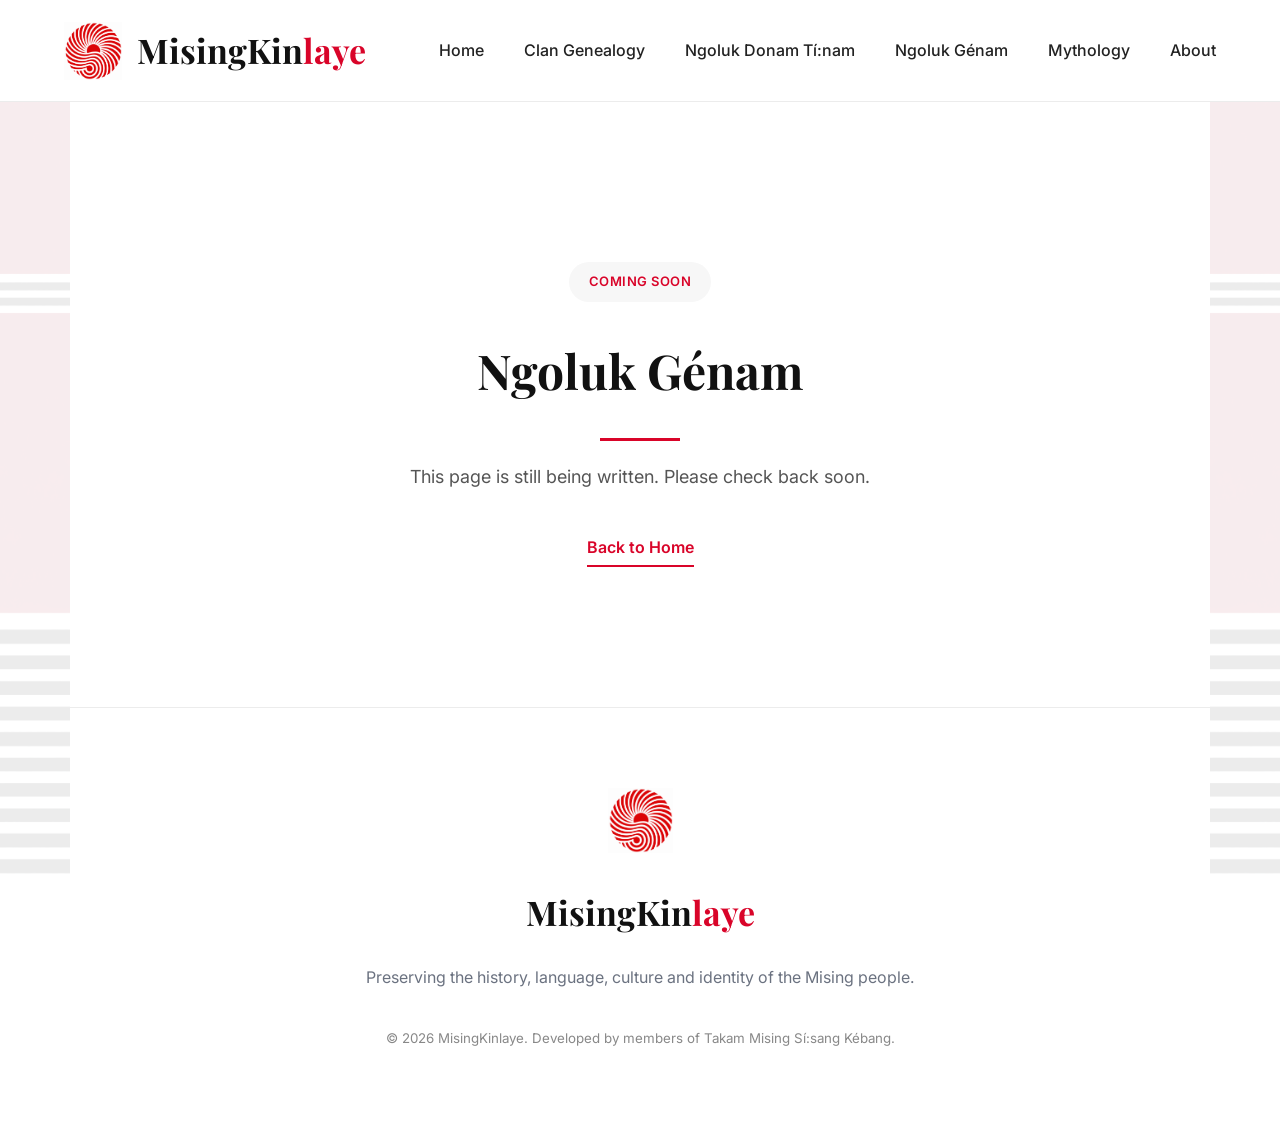
<file: pages/ngoluk-genam.html>
<!DOCTYPE html>
<html lang="en">

<head>

    <meta charset="UTF-8">
    <meta name="viewport" content="width=device-width, initial-scale=1.0">

    <title>Ngoluk Génam | MisingKinlaye</title>

    <meta name="description" content="Ngoluk Génam, part of MisingKinlaye's digital archive of Mising history and culture.">

    <link rel="icon" href="/images/logo/logo.png">

    <!-- Google Fonts -->

    <link rel="preconnect" href="https://fonts.googleapis.com">
    <link rel="preconnect" href="https://fonts.gstatic.com" crossorigin>
    <link href="https://fonts.googleapis.com/css2?family=Inter:wght@300;400;500;600;700&family=Playfair+Display:wght@700&display=swap"
        rel="stylesheet">

    <!-- Website CSS -->

    <link rel="stylesheet" href="/css/variables.css">
    <link rel="stylesheet" href="/css/style.css">
    <link rel="stylesheet" href="/css/coming-soon.css">

</head>

<body>

<!-- ================= LEFT PATTERN ================= -->

<div class="left-pattern"></div>

<!-- ================= RIGHT PATTERN ================= -->

<div class="right-pattern"></div>

<!-- ================= HEADER ================= -->

<header>

<div class="container">

<a href="/" class="brand">

<img src="/images/logo/logo.png" alt="MisingKinlaye Logo">

<h1>

<span class="black">MisingKin</span><span class="red">laye</span>

</h1>

</a>

<nav id="site-nav">

<ul>

<li><a href="/">Home</a></li>

<li><a href="/pages/clan-genealogy.html">Clan Genealogy</a></li>

<li><a href="/pages/ngoluk-donam-tinam.html">Ngoluk Donam Tí:nam</a></li>

<li><a href="/pages/ngoluk-genam.html">Ngoluk Génam</a></li>

<li><a href="/pages/mythology.html">Mythology</a></li>

<li><a href="/pages/about-misingkinlaye.html">About</a></li>

</ul>

</nav>

<button type="button" class="nav-toggle" aria-expanded="false" aria-controls="site-nav" aria-label="Open menu">
    <span></span><span></span><span></span>
</button>

</div>

</header>

<!-- ================= PLACEHOLDER CONTENT ================= -->

<section class="placeholder-page">

<div class="container">

<span class="tag">Coming Soon</span>

<h1>Ngoluk Génam</h1>

<p>
This page is still being written. Please check back soon.
</p>

<a href="/" class="back-link">Back to Home</a>

</div>

</section>

<!-- ================= FOOTER ================= -->

<footer>

<div class="container">

<img src="/images/logo/logo.png" alt="logo">

<h3>

<span class="black">MisingKin</span><span class="red">laye</span>

</h3>

<p>

Preserving the history, language,
culture and identity of the Mising people.

</p>

<small>

© 2026 MisingKinlaye.
Developed by members of
Takam Mising Sí:sang Kébang.

</small>

</div>

</footer>

<script src="/js/menu.js"></script>
<script src="/js/script.js"></script>

</body>

</html>
</file>
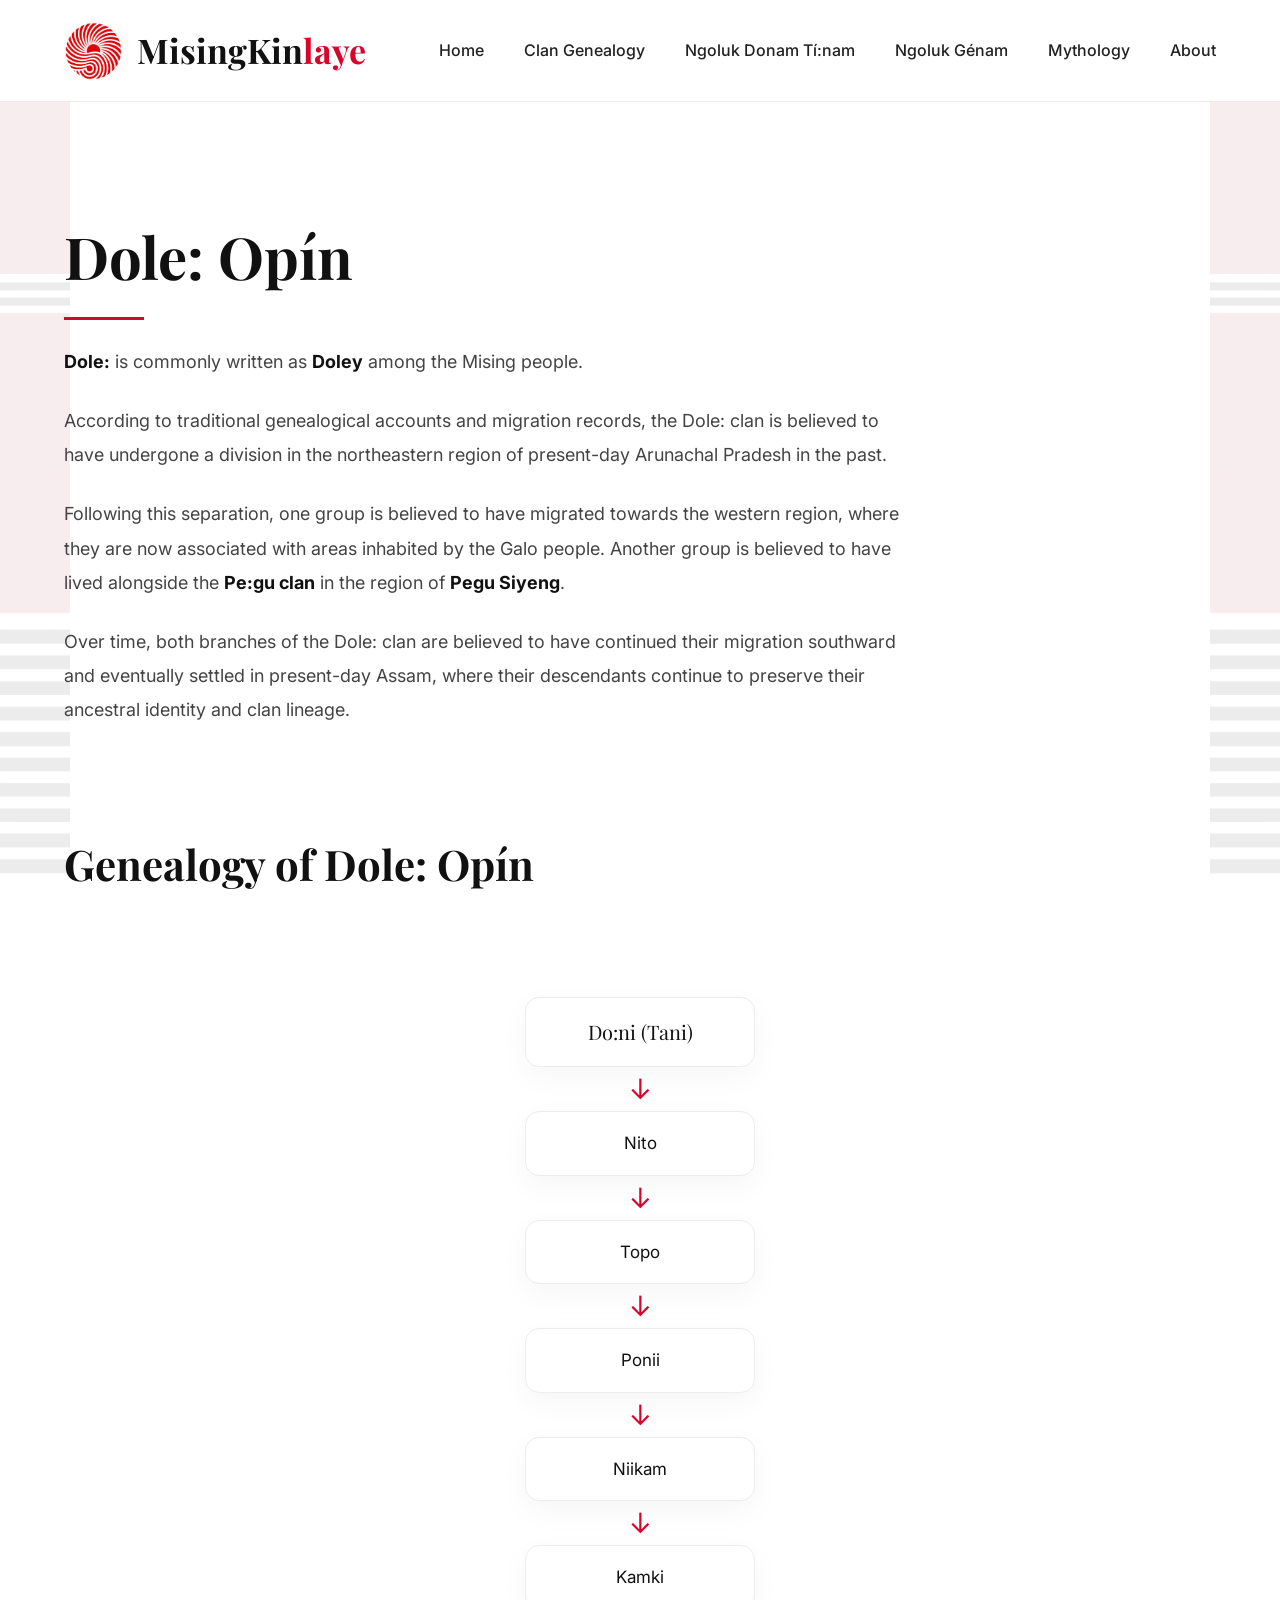
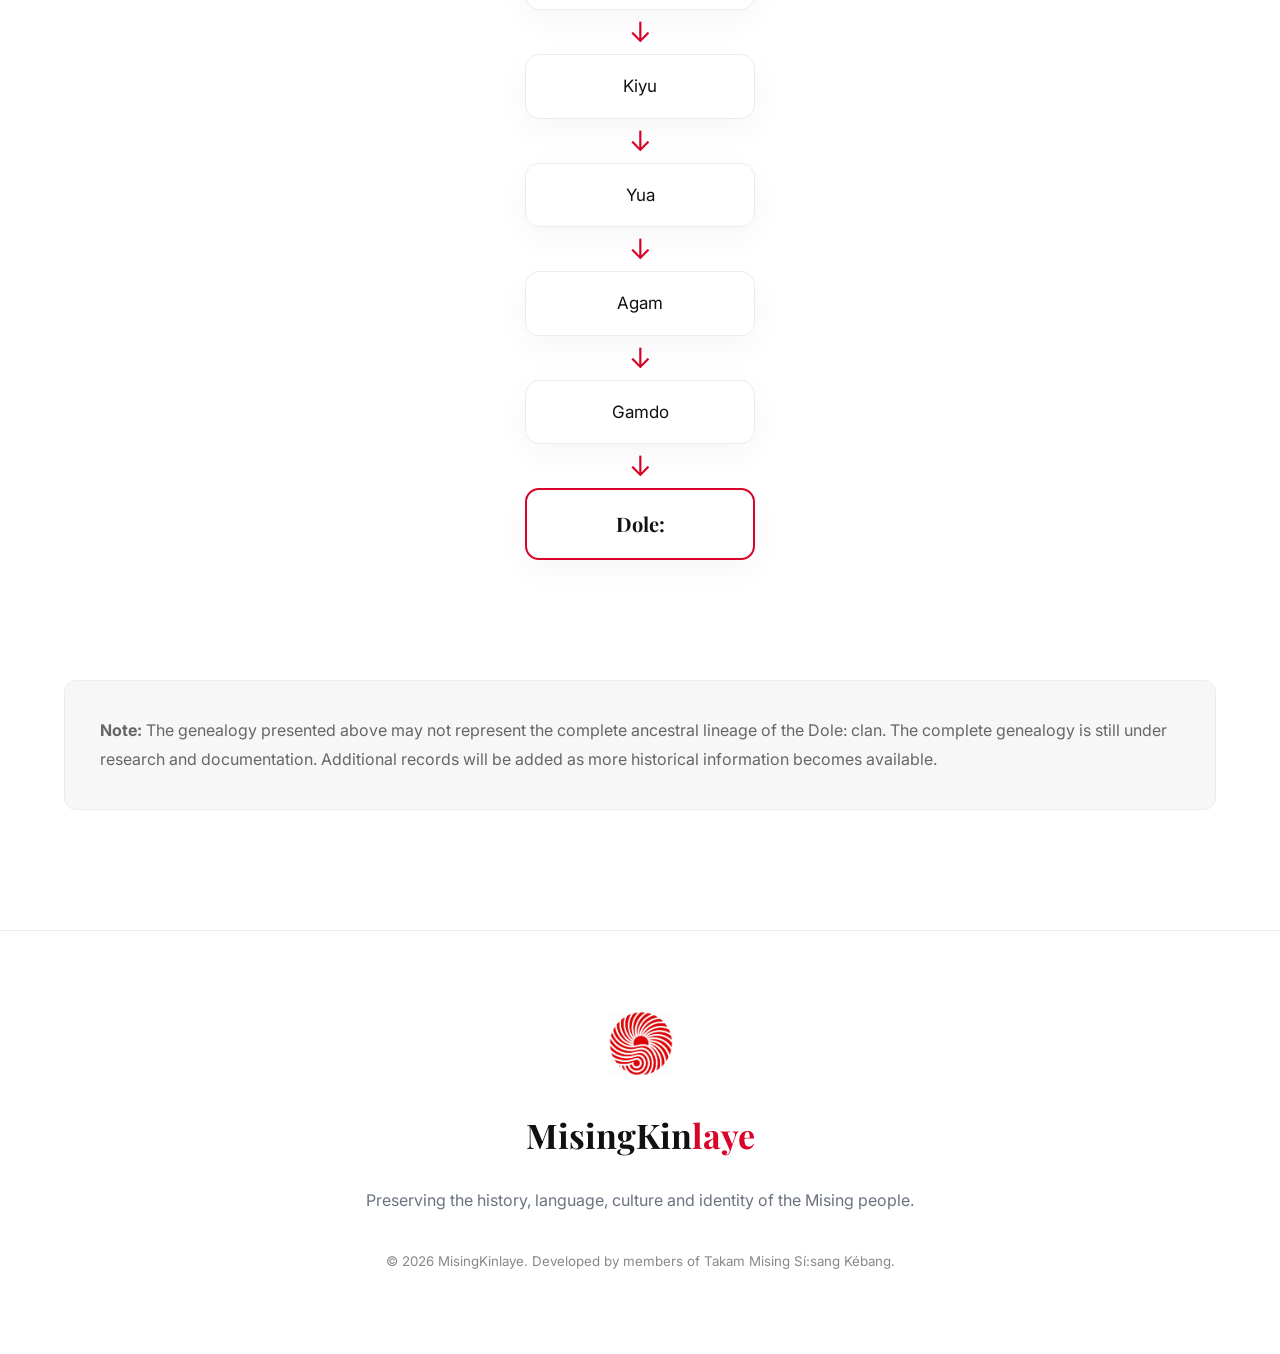
<file: pages/clans/dole.html>
<!DOCTYPE html>
<html lang="en">

<head>

    <meta charset="UTF-8">

    <meta name="viewport" content="width=device-width, initial-scale=1.0">


    <title>Dole: Opín | MisingKinlaye</title>

    <meta name="description"
        content="Explore the genealogy and origins of the Dole: Opín clan, part of MisingKinlaye's digital archive of Mising clan history.">

    <link rel="icon" href="/images/logo/logo.png">

    <!-- Google Fonts -->

    <link rel="preconnect" href="https://fonts.googleapis.com">

    <link rel="preconnect" href="https://fonts.gstatic.com" crossorigin>

    <link href="https://fonts.googleapis.com/css2?family=Inter:wght@300;400;500;600;700&family=Playfair+Display:wght@700&display=swap"
    rel="stylesheet">


    <!-- Website CSS -->

    <link rel="stylesheet" href="/css/variables.css">

    <link rel="stylesheet" href="/css/style.css">

    <link rel="stylesheet" href="/css/genealogy-tree.css">

    <link rel="stylesheet" href="/css/dole.css">


</head>


<body>


<!-- ================= LEFT PATTERN ================= -->

<div class="left-pattern"></div>


<!-- ================= RIGHT PATTERN ================= -->

<div class="right-pattern"></div>




<!-- ================= HEADER ================= -->


<header>

<div class="container">


<a href="/" class="brand">


<img src="/images/logo/logo.png" alt="MisingKinlaye Logo">


<h1>

<span class="black">MisingKin</span><span class="red">laye</span>

</h1>


</a>



<nav id="site-nav">

<ul>


<li>
<a href="/">Home</a>
</li>


<li>
<a href="/pages/clan-genealogy.html">
Clan Genealogy
</a>
</li>


<li>
<a href="/pages/ngoluk-donam-tinam.html">
Ngoluk Donam Tí:nam
</a>
</li>


<li>
<a href="/pages/ngoluk-genam.html">
Ngoluk Génam
</a>
</li>


<li>
<a href="/pages/mythology.html">
Mythology
</a>
</li>


<li>
<a href="/pages/about-misingkinlaye.html">
About
</a>
</li>


</ul>

</nav>

<button type="button" class="nav-toggle" aria-expanded="false" aria-controls="site-nav" aria-label="Open menu">
    <span></span><span></span><span></span>
</button>



</div>

</header>






<!-- ================= DOLE CLAN PAGE ================= -->


<section class="dole-page">


<div class="container">



<h1>
Dole: Opín
</h1>




<div class="dole-intro">


<p>

<strong>Dole:</strong> is commonly written as
<strong>Doley</strong> among the Mising people.

</p>



<p>

According to traditional genealogical accounts and migration records,
the Dole: clan is believed to have undergone a division in the
northeastern region of present-day Arunachal Pradesh in the past.

</p>



<p>

Following this separation, one group is believed to have migrated
towards the western region, where they are now associated with areas
inhabited by the Galo people. Another group is believed to have lived
alongside the <strong>Pe:gu clan</strong> in the region of
<strong>Pegu Siyeng</strong>.

</p>



<p>

Over time, both branches of the Dole: clan are believed to have
continued their migration southward and eventually settled in
present-day Assam, where their descendants continue to preserve their
ancestral identity and clan lineage.

</p>



</div>






<!-- ================= GENEALOGY ================= -->


<h2>
Genealogy of Dole: Opín
</h2>



<div class="genealogy-wrapper">
    <div class="genealogy-tree" id="genealogy-root" role="img"
        aria-label="Genealogy chain from Do:ni (Tani) to Dole:"></div>
</div>






<!-- ================= RESEARCH NOTE ================= -->


<div class="research-note">


<p>

<strong>Note:</strong> The genealogy presented above may not represent
the complete ancestral lineage of the Dole: clan. The complete genealogy
is still under research and documentation. Additional records will be
added as more historical information becomes available.

</p>


</div>



</div>


</section>






<!-- ================= FOOTER ================= -->


<footer>


<div class="container">


<img src="/images/logo/logo.png" alt="logo">


<h3>

<span class="black">MisingKin</span><span class="red">laye</span>

</h3>



<p>

Preserving the history, language,
culture and identity of the Mising people.

</p>



<small>

© 2026 MisingKinlaye.
Developed by members of
Takam Mising Sí:sang Kébang.

</small>



</div>


</footer>





<script src="/js/genealogy-engine.js"></script>
<script src="/js/data/dole.genealogy.js"></script>
<script>MisingGenealogy.render("genealogy-root", window.MISING_GENEALOGY_DOLE);</script>
<script src="/js/menu.js"></script>
<script src="/js/script.js"></script>


</body>


</html>
</file>
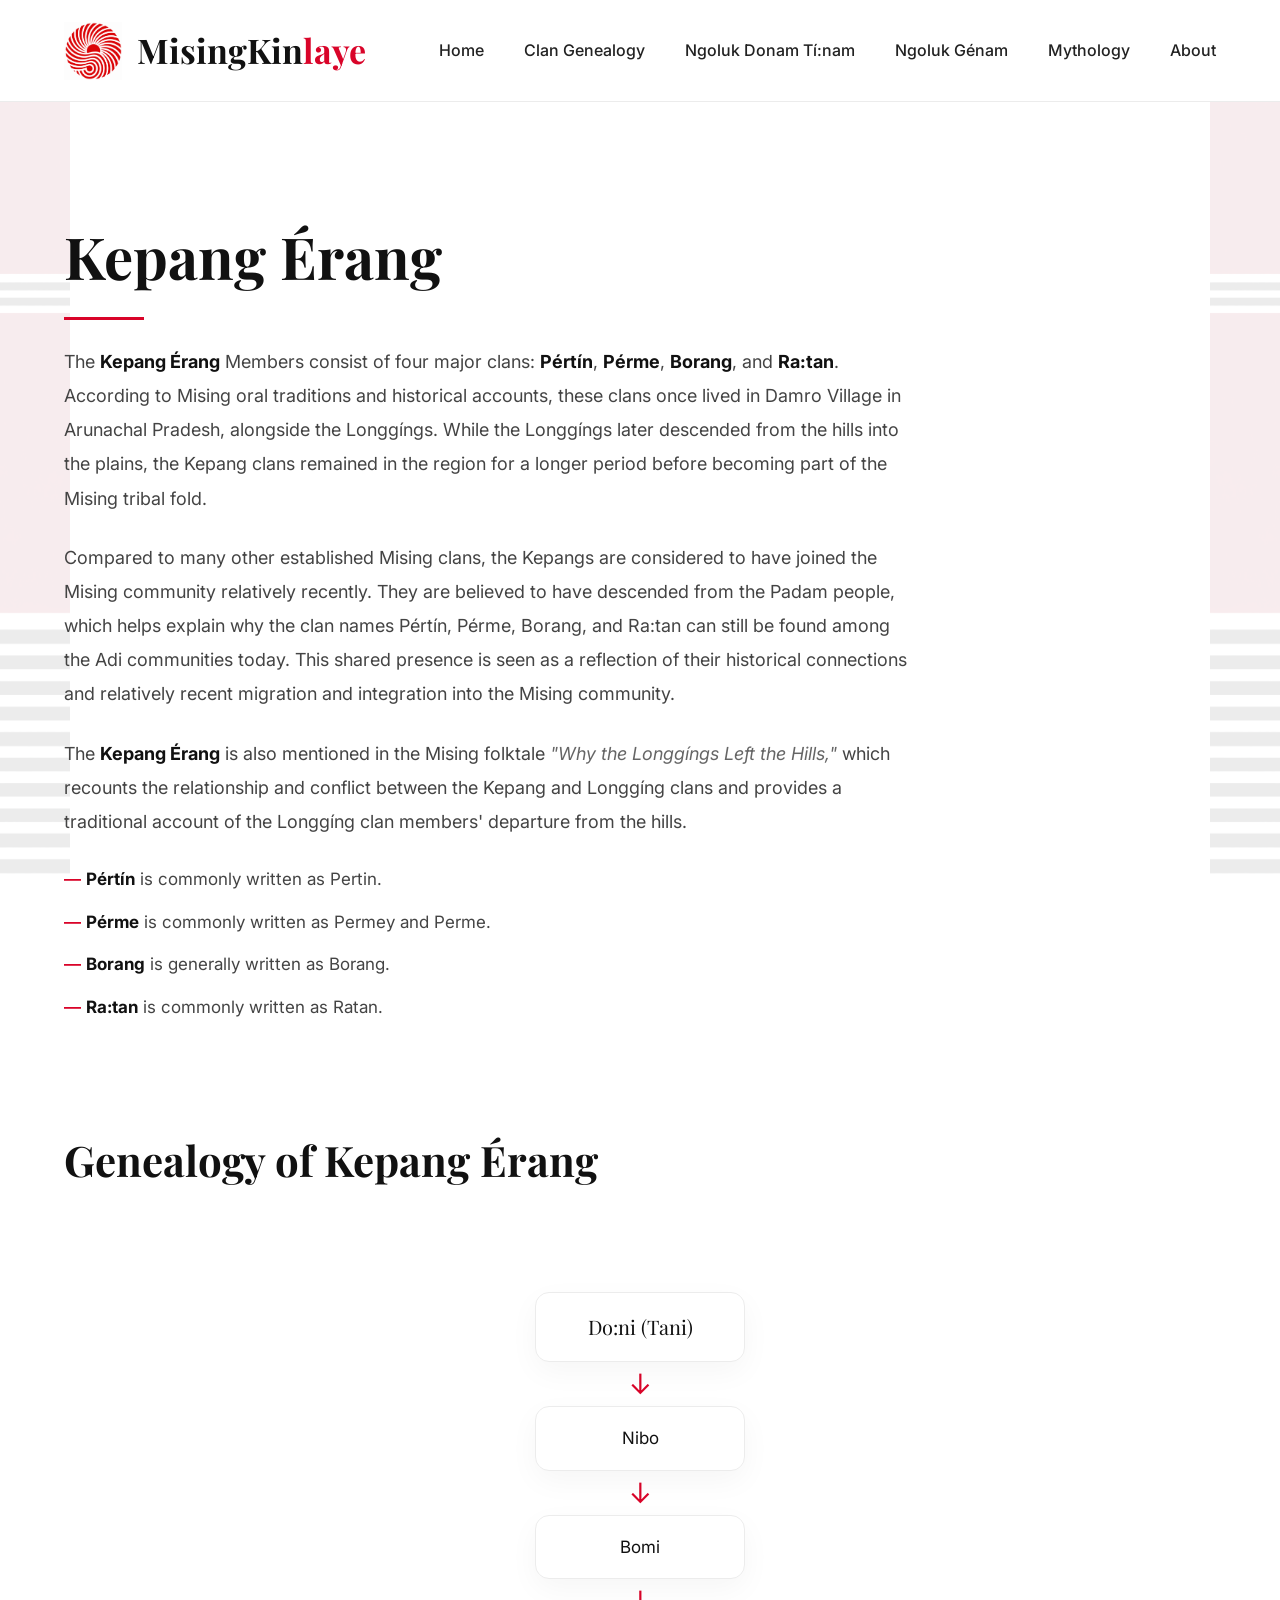
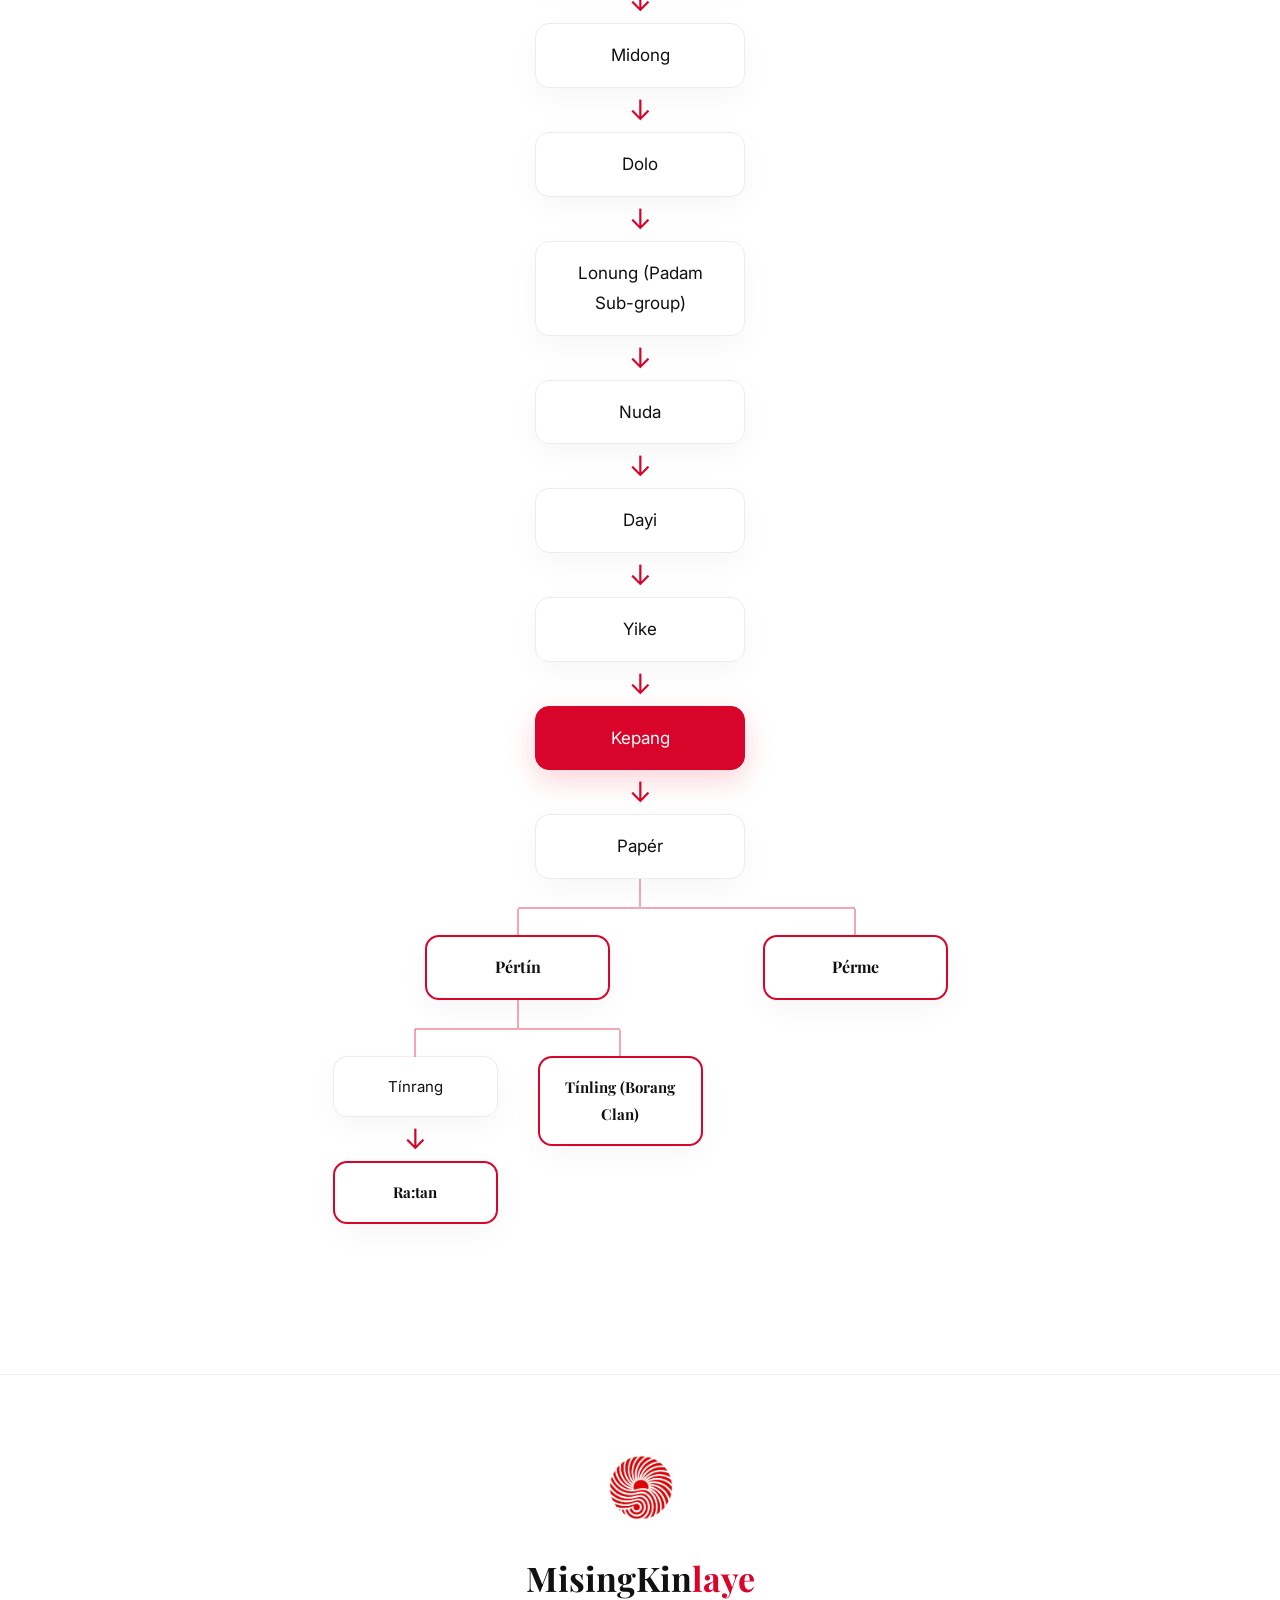
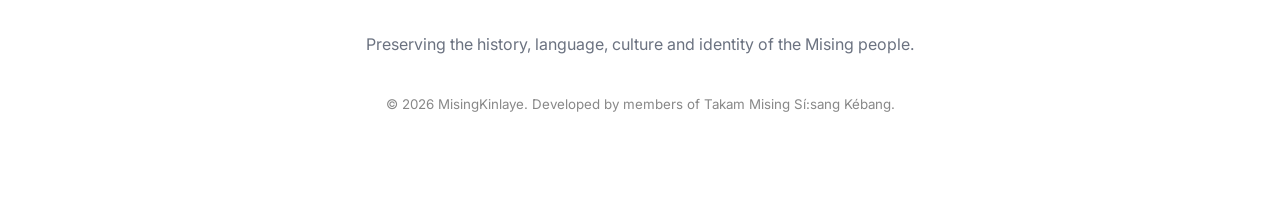
<file: pages/clans/kepang.html>
<!DOCTYPE html>
<html lang="en">

<head>

    <meta charset="UTF-8">

    <meta name="viewport" content="width=device-width, initial-scale=1.0">


    <title>Kepang Érang | MisingKinlaye</title>

    <meta name="description"
        content="Explore the history and origins of the Kepang Érang, part of MisingKinlaye's digital archive of Mising clan history.">

    <link rel="icon" href="/images/logo/logo.png">


    <!-- Google Fonts -->

    <link rel="preconnect" href="https://fonts.googleapis.com">

    <link rel="preconnect" href="https://fonts.gstatic.com" crossorigin>

    <link href="https://fonts.googleapis.com/css2?family=Inter:wght@300;400;500;600;700&family=Playfair+Display:wght@700&display=swap"
    rel="stylesheet">


    <!-- Website CSS -->

    <link rel="stylesheet" href="/css/variables.css">

    <link rel="stylesheet" href="/css/style.css">

    <link rel="stylesheet" href="/css/genealogy-tree.css">

    <link rel="stylesheet" href="/css/kepang.css">


</head>


<body>


<!-- ================= LEFT PATTERN ================= -->

<div class="left-pattern"></div>


<!-- ================= RIGHT PATTERN ================= -->

<div class="right-pattern"></div>




<!-- ================= HEADER ================= -->


<header>

<div class="container">


<a href="/" class="brand">


<img src="/images/logo/logo.png" alt="MisingKinlaye Logo">


<h1>

<span class="black">MisingKin</span><span class="red">laye</span>

</h1>


</a>



<nav id="site-nav">

<ul>


<li>
<a href="/">Home</a>
</li>


<li>
<a href="/pages/clan-genealogy.html">
Clan Genealogy
</a>
</li>


<li>
<a href="/pages/ngoluk-donam-tinam.html">
Ngoluk Donam Tí:nam
</a>
</li>


<li>
<a href="/pages/ngoluk-genam.html">
Ngoluk Génam
</a>
</li>


<li>
<a href="/pages/mythology.html">
Mythology
</a>
</li>


<li>
<a href="/pages/about-misingkinlaye.html">
About
</a>
</li>


</ul>

</nav>

<button type="button" class="nav-toggle" aria-expanded="false" aria-controls="site-nav" aria-label="Open menu">
    <span></span><span></span><span></span>
</button>



</div>

</header>






<!-- ================= KEPANG ÉRANG PAGE ================= -->


<section class="kepang-page">


<div class="container">



<h1>
Kepang Érang
</h1>




<div class="kepang-intro">


<p>

The <strong>Kepang Érang</strong> Members consist of four major clans:
<strong>Pértín</strong>, <strong>Pérme</strong>, <strong>Borang</strong>, and
<strong>Ra:tan</strong>. According to
Mising oral traditions and historical accounts, these clans once lived
in Damro Village in Arunachal Pradesh, alongside the Longgíngs. While
the Longgíngs later descended from the hills into the plains, the
Kepang clans remained in the region for a longer period before
becoming part of the Mising tribal fold.

</p>



<p>

Compared to many other established Mising clans, the Kepangs are
considered to have joined the Mising community relatively recently.
They are believed to have descended from the Padam people, which
helps explain why the clan names Pértín, Pérme, Borang, and Ra:tan
can still be found among the Adi communities today. This
shared presence is seen as a reflection of their historical
connections and relatively recent migration and integration into the
Mising community.

</p>



<p>

The <strong>Kepang Érang</strong> is also mentioned in the Mising
folktale <em>"Why the Longgíngs Left the Hills,"</em> which recounts
the relationship and conflict between the Kepang and Longgíng clans
and provides a traditional account of the Longgíng clan members'
departure from the hills.

</p>



<ul class="variant-list">

    <li><strong>Pértín</strong> is commonly written as Pertin.</li>

    <li><strong>Pérme</strong> is commonly written as Permey and
    Perme.</li>

    <li><strong>Borang</strong> is generally written as Borang.</li>

    <li><strong>Ra:tan</strong> is commonly written as Ratan.</li>

</ul>



</div>




<!-- ================= GENEALOGY ================= -->


<h2>
Genealogy of Kepang Érang
</h2>



<div class="genealogy-wrapper">
    <div class="genealogy-tree" id="genealogy-root" role="img"
        aria-label="Genealogy chain from Do:ni (Tani) to Kepang, branching into Pértín, Pérme and their descendants"></div>
</div>



</div>



</section>






<!-- ================= FOOTER ================= -->


<footer>


<div class="container">


<img src="/images/logo/logo.png" alt="logo">


<h3>

<span class="black">MisingKin</span><span class="red">laye</span>

</h3>



<p>

Preserving the history, language,
culture and identity of the Mising people.

</p>



<small>

© 2026 MisingKinlaye.
Developed by members of
Takam Mising Sí:sang Kébang.

</small>



</div>


</footer>





<script src="/js/genealogy-engine.js"></script>
<script src="/js/data/kepang.genealogy.js"></script>
<script>MisingGenealogy.render("genealogy-root", window.MISING_GENEALOGY_KEPANG);</script>
<script src="/js/menu.js"></script>
<script src="/js/script.js"></script>


</body>


</html>
</file>
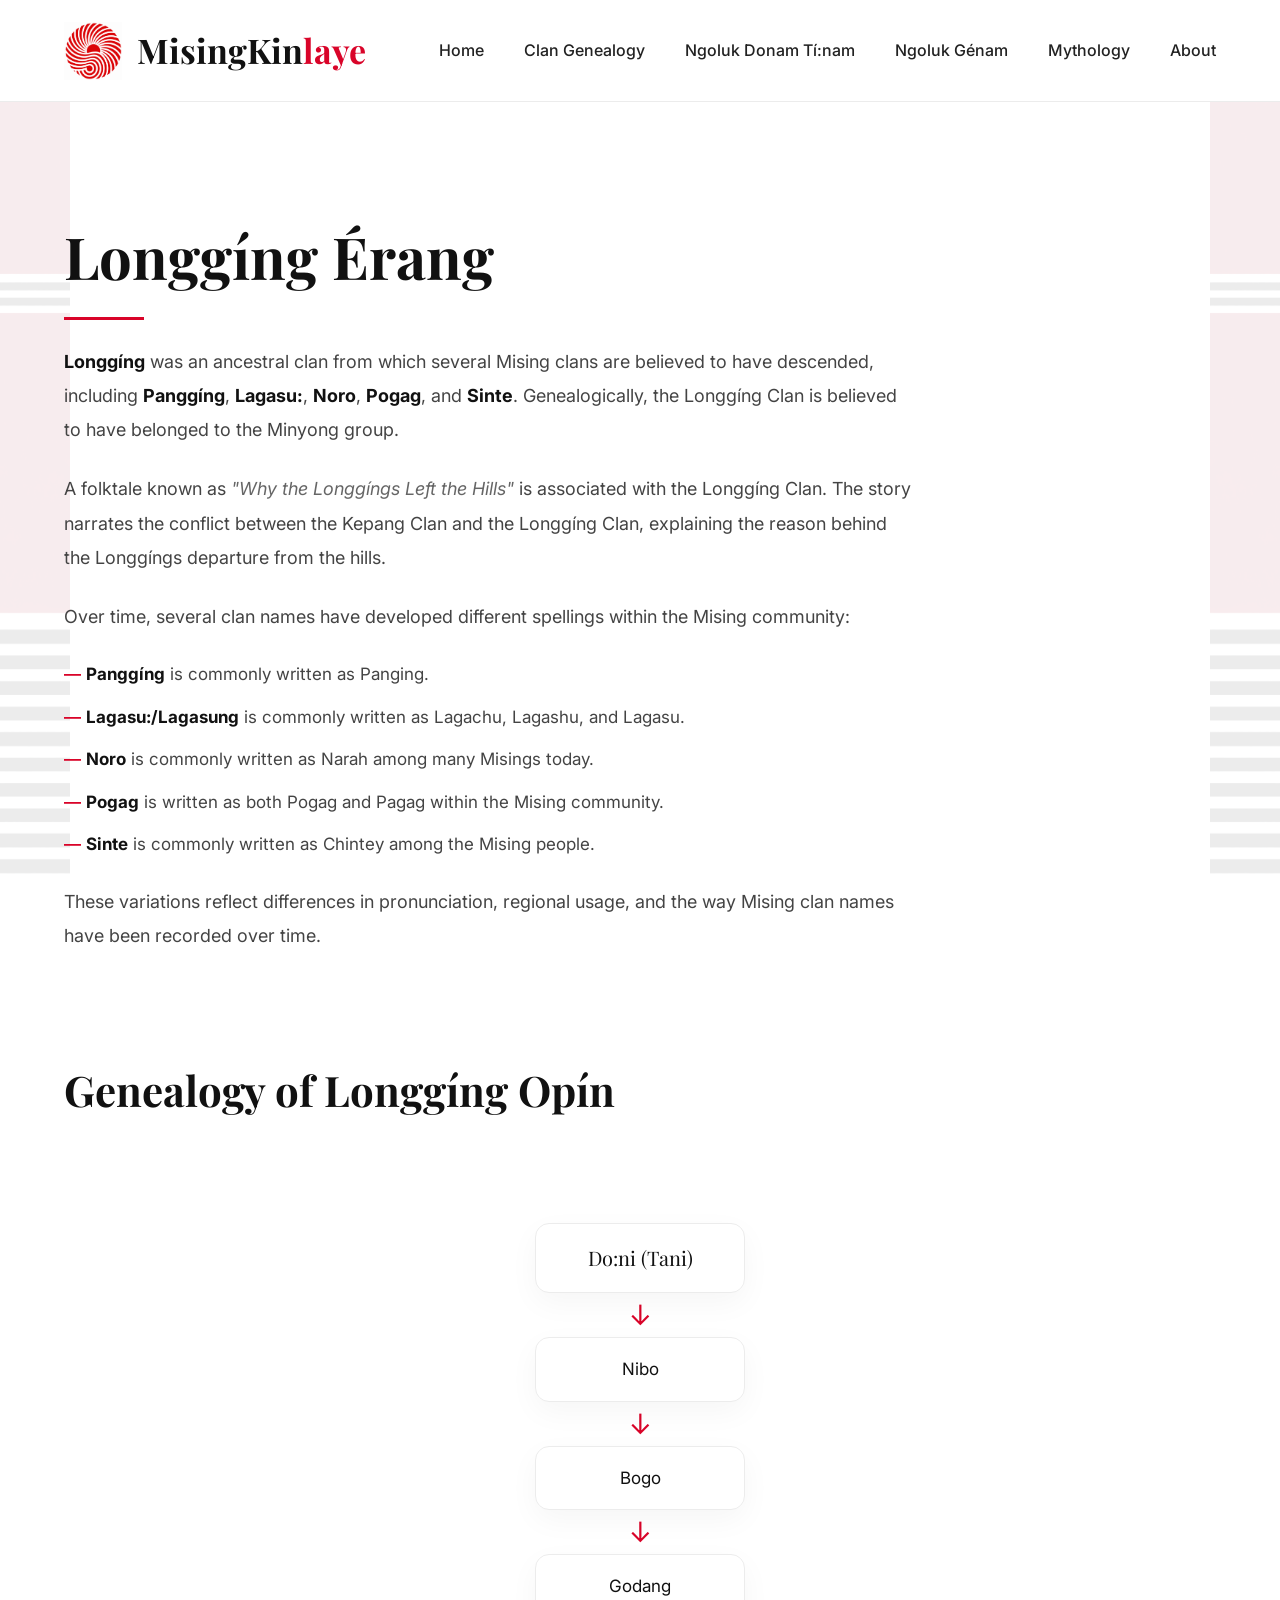
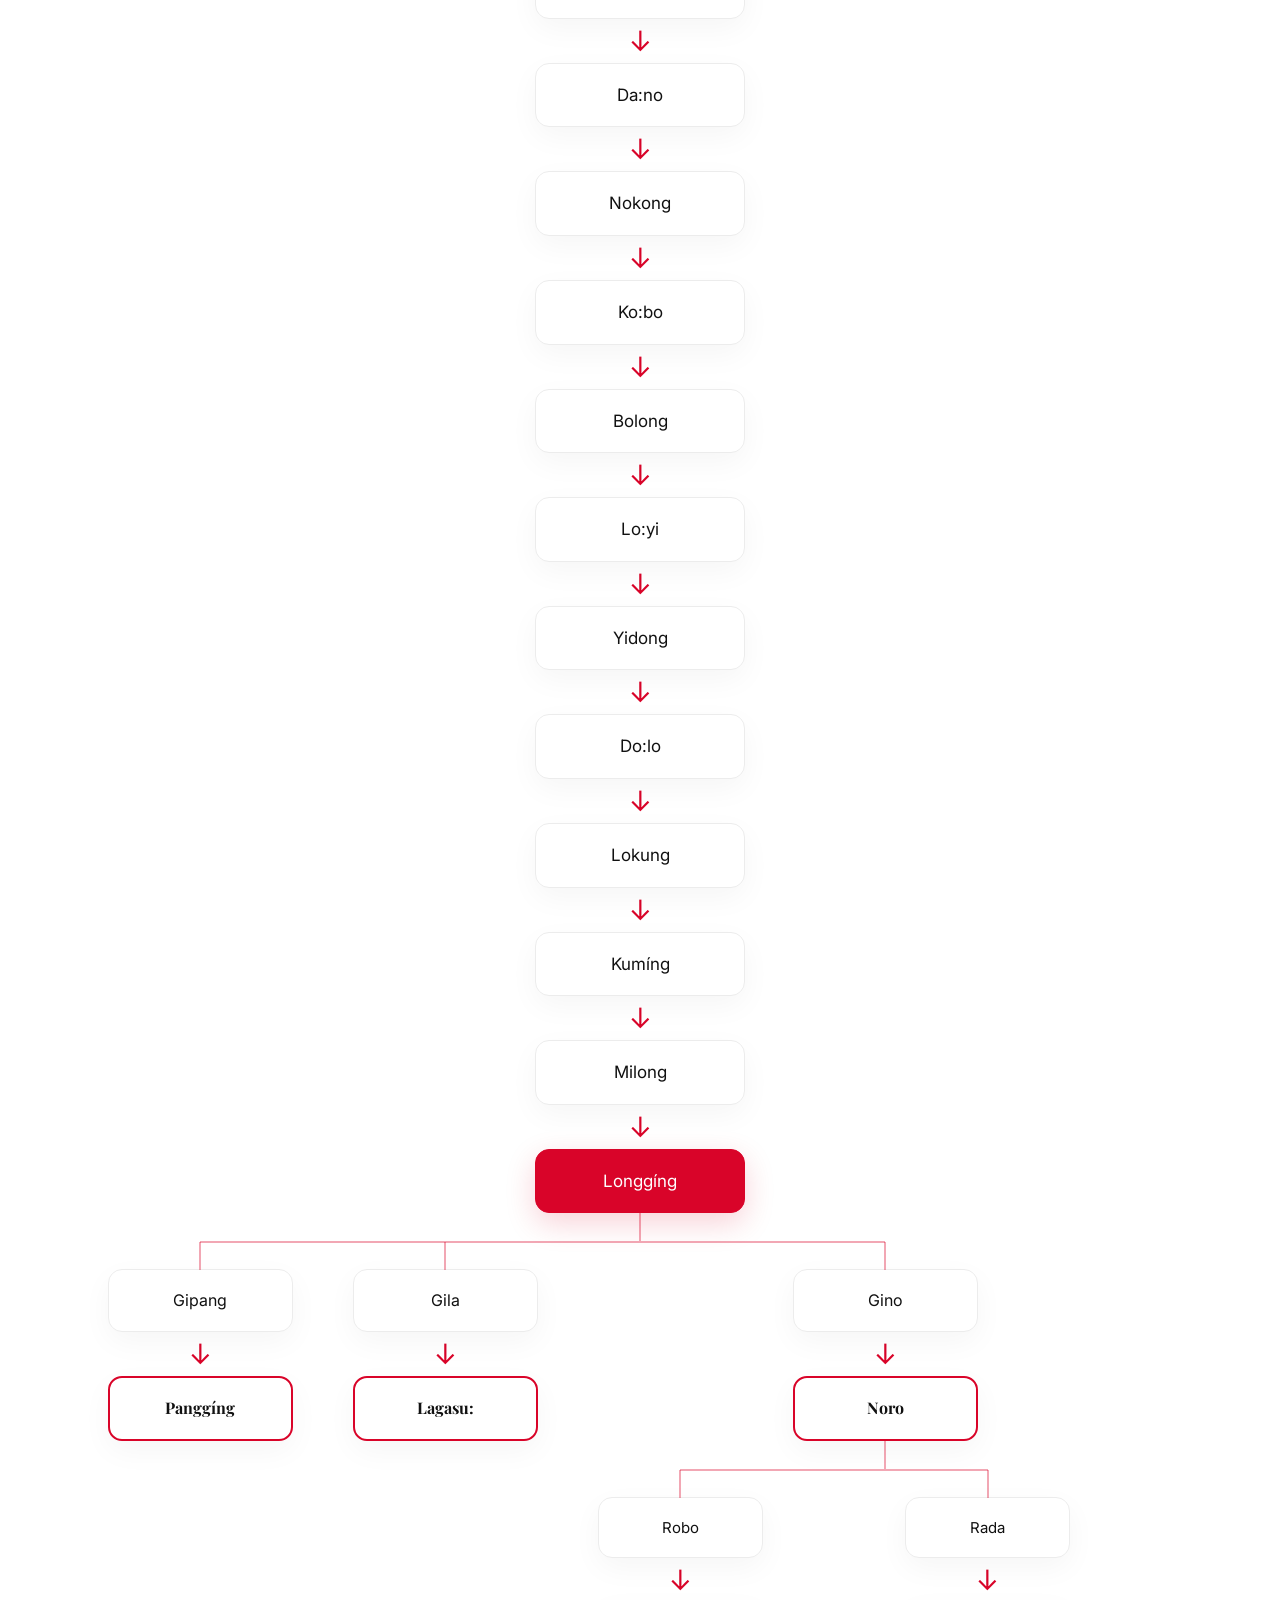
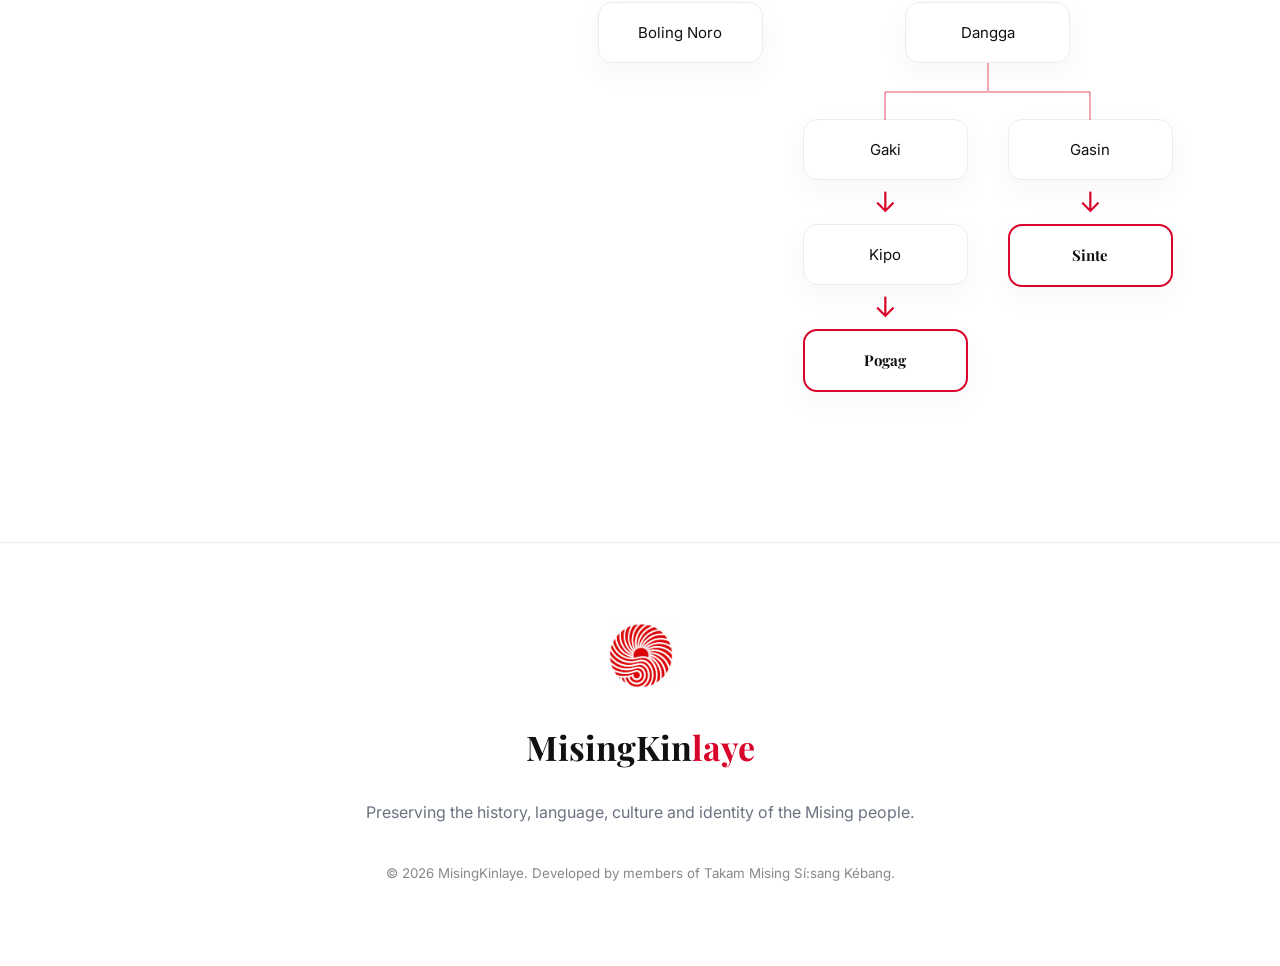
<file: pages/clans/longging.html>
<!DOCTYPE html>
<html lang="en">

<head>

    <meta charset="UTF-8">

    <meta name="viewport" content="width=device-width, initial-scale=1.0">


    <title>Longgíng Érang | MisingKinlaye</title>

    <meta name="description"
        content="Explore the genealogy, folktale and descendant clans of the Longgíng Opín, part of MisingKinlaye's digital archive of Mising clan history.">

    <link rel="icon" href="/images/logo/logo.png">


    <!-- Google Fonts -->

    <link rel="preconnect" href="https://fonts.googleapis.com">

    <link rel="preconnect" href="https://fonts.gstatic.com" crossorigin>

    <link href="https://fonts.googleapis.com/css2?family=Inter:wght@300;400;500;600;700&family=Playfair+Display:wght@700&display=swap"
    rel="stylesheet">


    <!-- Website CSS -->

    <link rel="stylesheet" href="/css/variables.css">

    <link rel="stylesheet" href="/css/style.css">

    <link rel="stylesheet" href="/css/genealogy-tree.css">

    <link rel="stylesheet" href="/css/longging.css">


</head>


<body>


<!-- ================= LEFT PATTERN ================= -->

<div class="left-pattern"></div>


<!-- ================= RIGHT PATTERN ================= -->

<div class="right-pattern"></div>




<!-- ================= HEADER ================= -->


<header>

<div class="container">


<a href="/" class="brand">


<img src="/images/logo/logo.png" alt="MisingKinlaye Logo">


<h1>

<span class="black">MisingKin</span><span class="red">laye</span>

</h1>


</a>



<nav id="site-nav">

<ul>


<li>
<a href="/">Home</a>
</li>


<li>
<a href="/pages/clan-genealogy.html">
Clan Genealogy
</a>
</li>


<li>
<a href="/pages/ngoluk-donam-tinam.html">
Ngoluk Donam Tí:nam
</a>
</li>


<li>
<a href="/pages/ngoluk-genam.html">
Ngoluk Génam
</a>
</li>


<li>
<a href="/pages/mythology.html">
Mythology
</a>
</li>


<li>
<a href="/pages/about-misingkinlaye.html">
About
</a>
</li>


</ul>

</nav>

<button type="button" class="nav-toggle" aria-expanded="false" aria-controls="site-nav" aria-label="Open menu">
    <span></span><span></span><span></span>
</button>



</div>

</header>






<!-- ================= LONGGÍNG CLAN PAGE ================= -->


<section class="longging-page">


<div class="container">



<h1>
Longgíng Érang
</h1>




<div class="longging-intro">


<p>

<strong>Longgíng</strong> was an ancestral clan from which several
Mising clans are believed to have descended, including
<strong>Panggíng</strong>, <strong>Lagasu:</strong>, <strong>Noro</strong>,
<strong>Pogag</strong>, and <strong>Sinte</strong>.

Genealogically, the Longgíng Clan is believed to have belonged to the 
Minyong group.

</p>



<p>

A folktale known as <em>"Why the Longgíngs Left the Hills"</em> is
associated with the Longgíng Clan. The story narrates the conflict
between the Kepang Clan and the Longgíng Clan, explaining the reason
behind the Longgíngs departure from the hills.

</p>



<p>

Over time, several clan names have developed different spellings
within the Mising community:

</p>



<ul class="variant-list">

    <li><strong>Panggíng</strong> is commonly written as Panging.</li>

    <li><strong>Lagasu:/Lagasung</strong> is commonly written as Lagachu, Lagashu, and Lagasu.</li>

    <li><strong>Noro</strong> is commonly written as Narah among many
    Misings today.</li>

    <li><strong>Pogag</strong> is written as both Pogag and Pagag within
    the Mising community.</li>

    <li><strong>Sinte</strong> is commonly written as Chintey among the
    Mising people.</li>

</ul>



<p>

These variations reflect differences in pronunciation, regional usage,
and the way Mising clan names have been recorded over time.

</p>



</div>






<!-- ================= GENEALOGY ================= -->


<h2>
Genealogy of Longgíng Opín
</h2>



<div class="genealogy-wrapper">
    <div class="genealogy-tree" id="genealogy-root" role="img"
        aria-label="Genealogy chain from Do:ni (Tani) to Longgíng, branching into Panggíng, Lagasu:, Noro and their descendants"></div>
</div> <!-- genealogy-wrapper -->

</div> <!-- container -->

</section>






<!-- ================= FOOTER ================= -->


<footer>


<div class="container">


<img src="/images/logo/logo.png" alt="logo">


<h3>

<span class="black">MisingKin</span><span class="red">laye</span>

</h3>



<p>

Preserving the history, language,
culture and identity of the Mising people.

</p>



<small>

© 2026 MisingKinlaye.
Developed by members of
Takam Mising Sí:sang Kébang.

</small>



</div>


</footer>





<script src="/js/genealogy-engine.js"></script>
<script src="/js/data/longging.genealogy.js"></script>
<script>MisingGenealogy.render("genealogy-root", window.MISING_GENEALOGY_LONGGING);</script>
<script src="/js/menu.js"></script>
<script src="/js/script.js"></script>


</body>


</html>
</file>
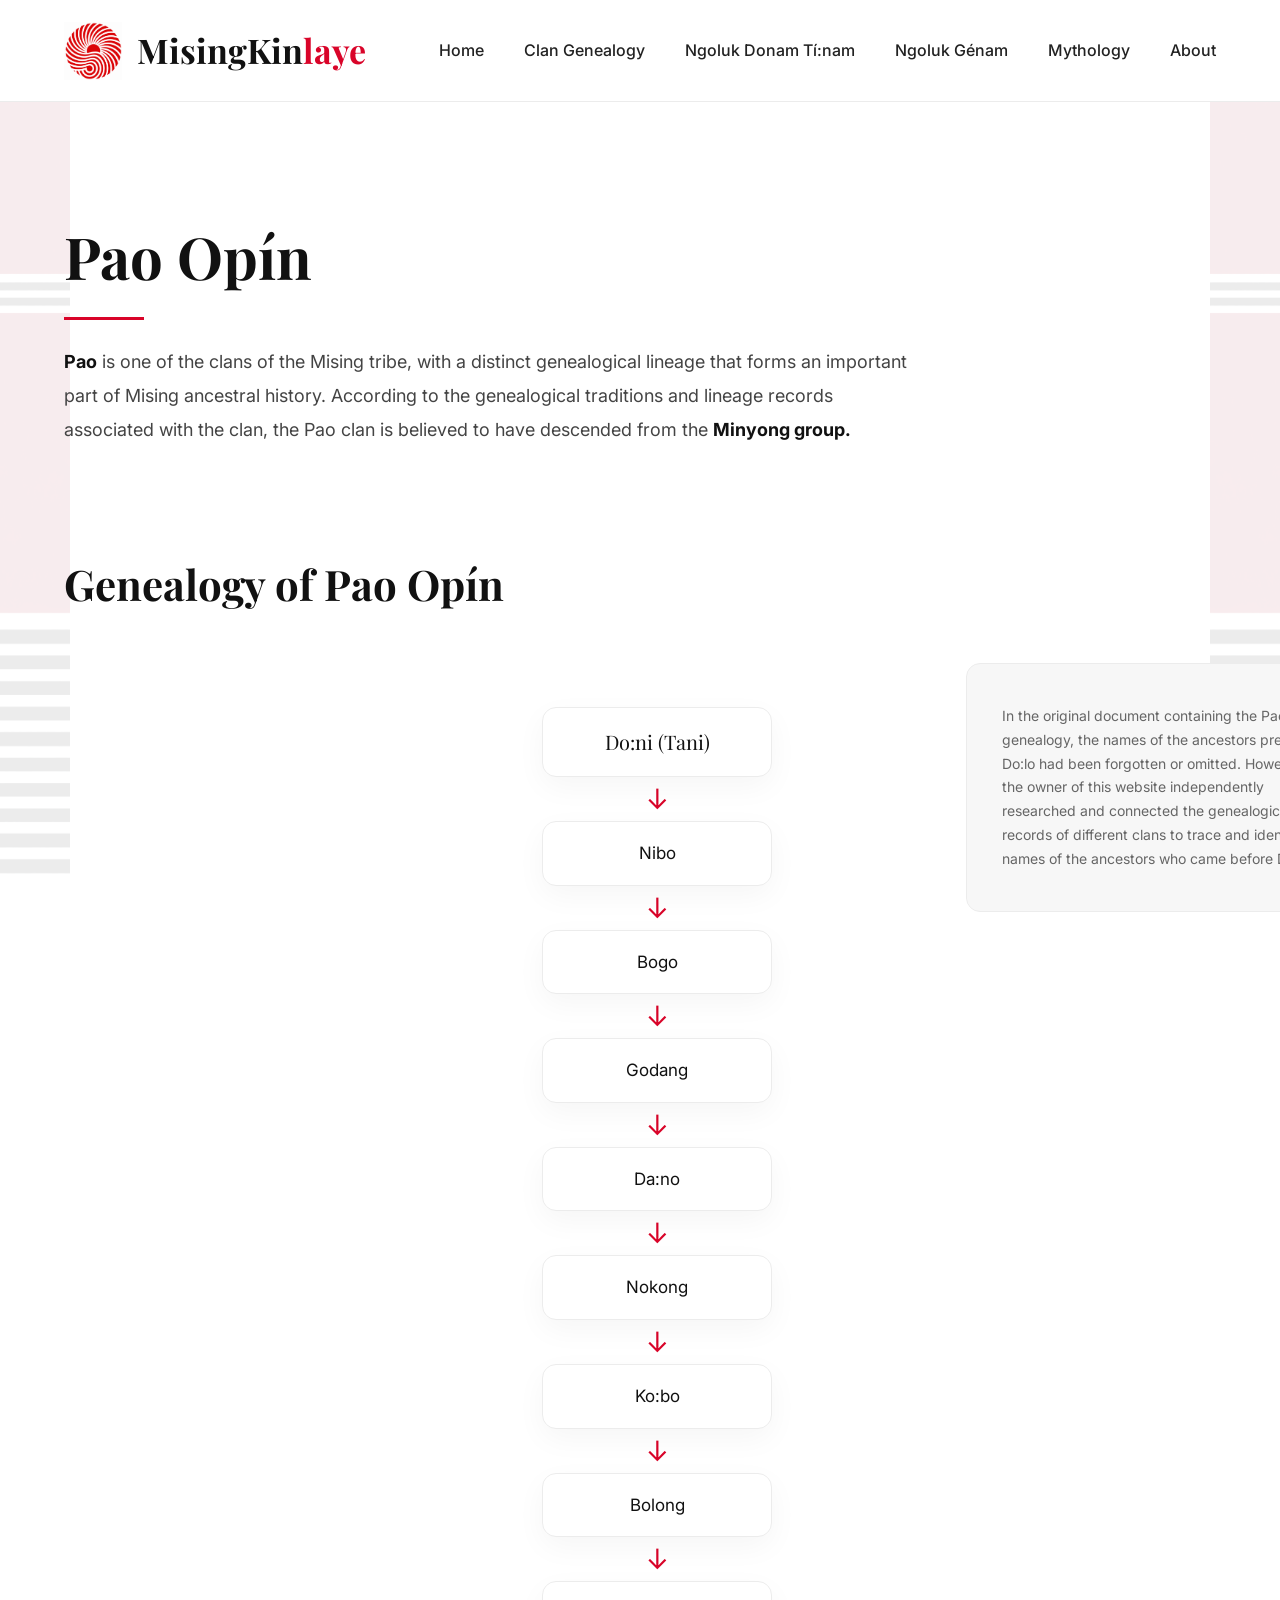
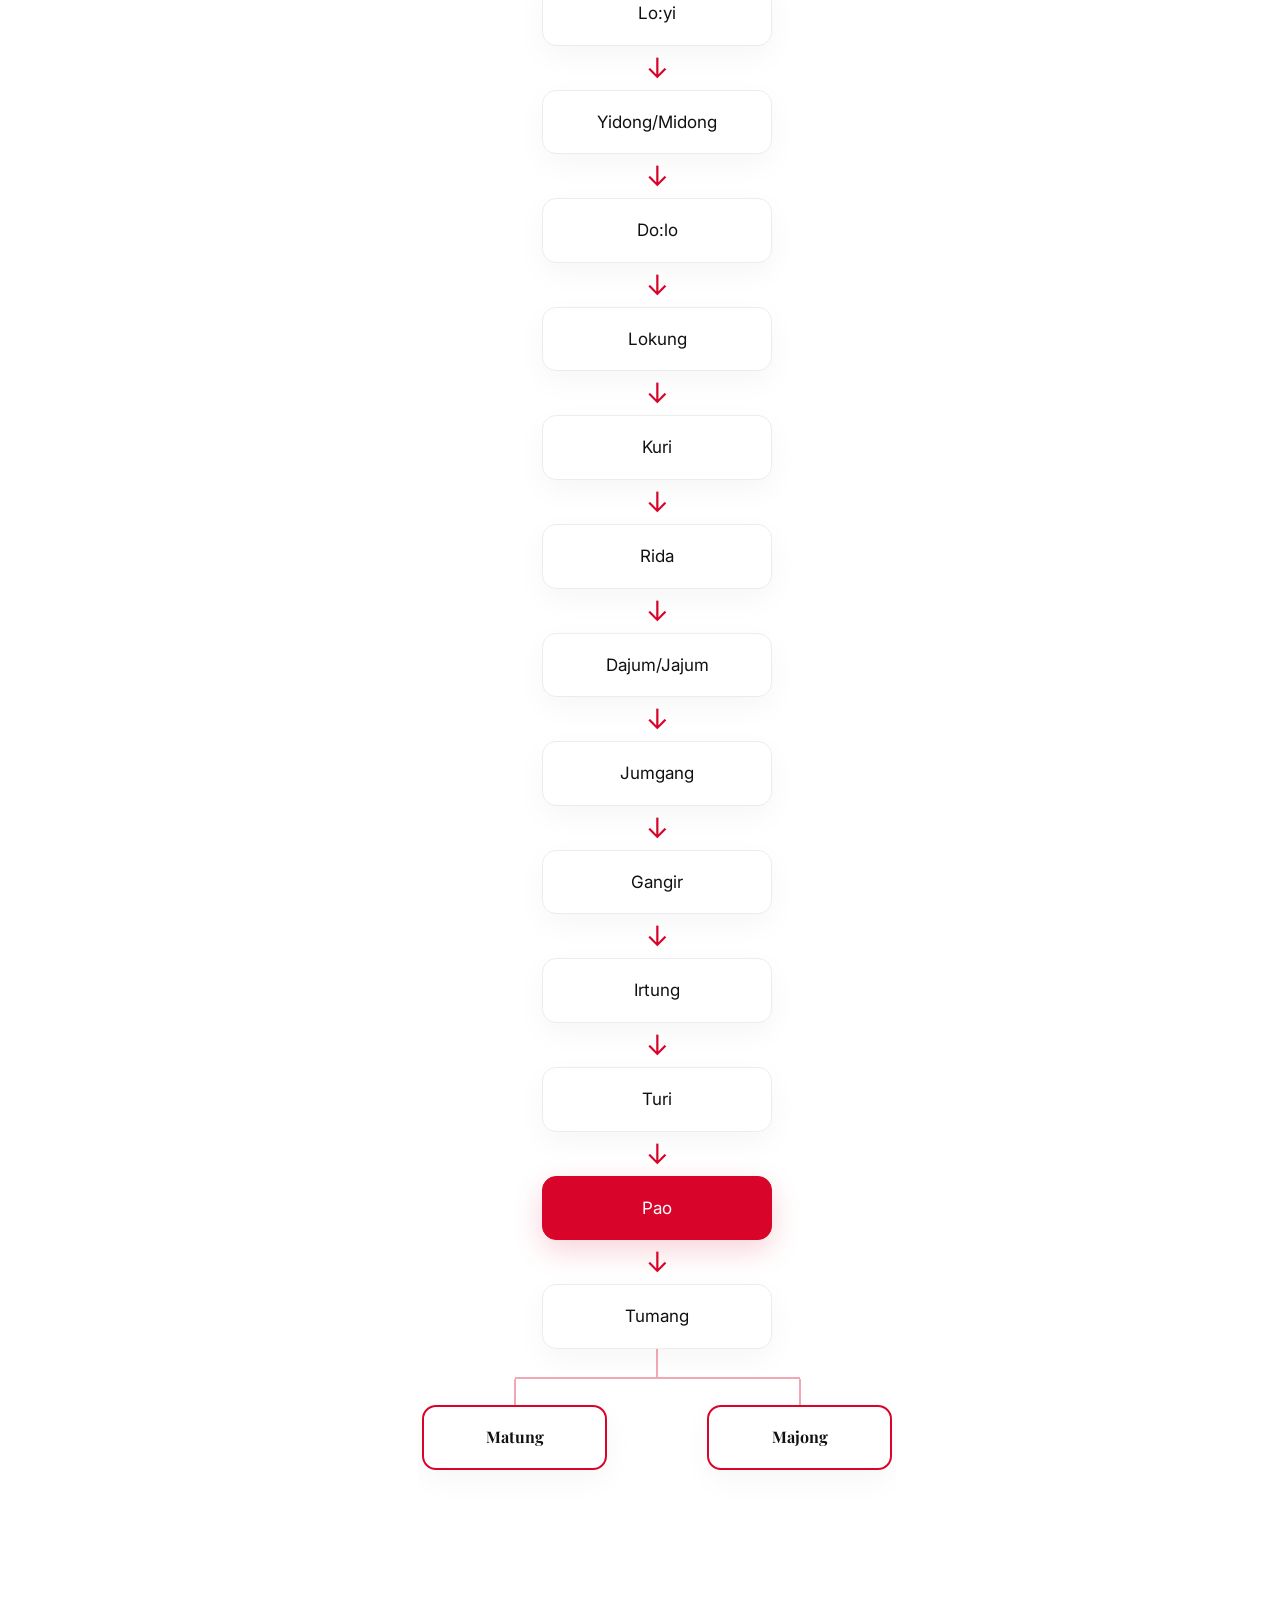
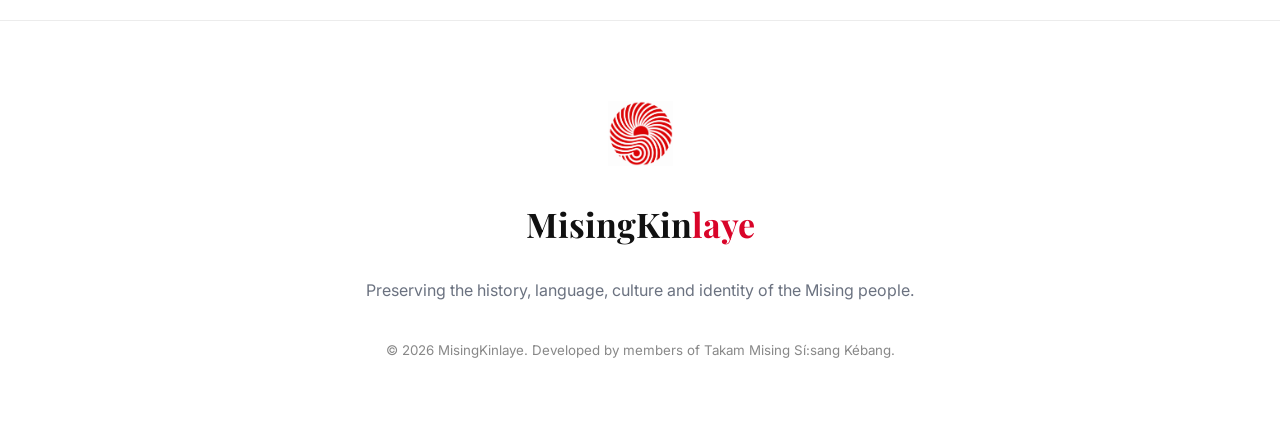
<file: pages/clans/pao.html>
<!DOCTYPE html>
<html lang="en">
<head>
<meta charset="UTF-8">
<meta name="viewport" content="width=device-width, initial-scale=1.0">
<title>Pao: Opín | MisingKinlaye</title>
<meta name="description" content="Explore the genealogy and origins of the Pao Opín clan.">
<link rel="icon" href="/images/logo/logo.png">
<link rel="preconnect" href="https://fonts.googleapis.com">
<link rel="preconnect" href="https://fonts.gstatic.com" crossorigin>
<link href="https://fonts.googleapis.com/css2?family=Inter:wght@300;400;500;600;700&family=Playfair+Display:wght@700&display=swap" rel="stylesheet">
<link rel="stylesheet" href="/css/variables.css">
<link rel="stylesheet" href="/css/style.css">
<link rel="stylesheet" href="/css/genealogy-tree.css">
<link rel="stylesheet" href="/css/pao.css">
</head>
<body>
<div class="left-pattern"></div>
<div class="right-pattern"></div>

<header>
<div class="container">
<a href="/" class="brand">
<img src="/images/logo/logo.png" alt="MisingKinlaye Logo">
<h1><span class="black">MisingKin</span><span class="red">laye</span></h1>
</a>
<nav id="site-nav">
<ul>
<li><a href="/">Home</a></li>
<li><a href="/pages/clan-genealogy.html">Clan Genealogy</a></li>
<li><a href="/pages/ngoluk-donam-tinam.html">Ngoluk Donam Tí:nam</a></li>
<li><a href="/pages/ngoluk-genam.html">Ngoluk Génam</a></li>
<li><a href="/pages/mythology.html">Mythology</a></li>
<li><a href="/pages/about-misingkinlaye.html">About</a></li>
</ul>
</nav>
<button type="button" class="nav-toggle" aria-expanded="false" aria-controls="site-nav" aria-label="Open menu">
    <span></span><span></span><span></span>
</button>
</div>
</header>

<section class="pao-page">
<div class="container">
<h1>Pao Opín</h1>

<div class="pao-intro">
<p><strong>Pao</strong> is one of the clans of the Mising tribe, with a distinct genealogical lineage that forms an important part of Mising ancestral history. According to the genealogical traditions and lineage records associated with the clan, the Pao clan is believed to have descended from the <strong>Minyong group.</strong></p>
</div>

<h2>Genealogy of Pao Opín</h2>

<div class="genealogy-layout">

<div class="genealogy-wrapper">
<div class="genealogy-tree" id="genealogy-root" role="img" aria-label="Genealogy chain from Do:ni (Tani) to Pao, branching into Matung and Majong"></div>
</div>

<div class="dotted-note">
<p>
    In the original document containing the Pao genealogy, the names of the ancestors preceding Do:lo had been forgotten or omitted. However, the owner of this website independently researched and connected the genealogical records of different clans to trace and identify the names of the ancestors who came before Do:lo.
</p>
</div>

</div>
</div>
</section>

<footer>
<div class="container">
<img src="/images/logo/logo.png" alt="logo">
<h3><span class="black">MisingKin</span><span class="red">laye</span></h3>
<p>Preserving the history, language, culture and identity of the Mising people.</p>
<small>© 2026 MisingKinlaye. Developed by members of Takam Mising Sí:sang Kébang.</small>
</div>
</footer>

<script src="/js/genealogy-engine.js"></script>
<script src="/js/data/pao.genealogy.js"></script>
<script>MisingGenealogy.render("genealogy-root", window.MISING_GENEALOGY_PAO);</script>
<script src="/js/menu.js"></script>
<script src="/js/script.js"></script>
</body>
</html>
</file>
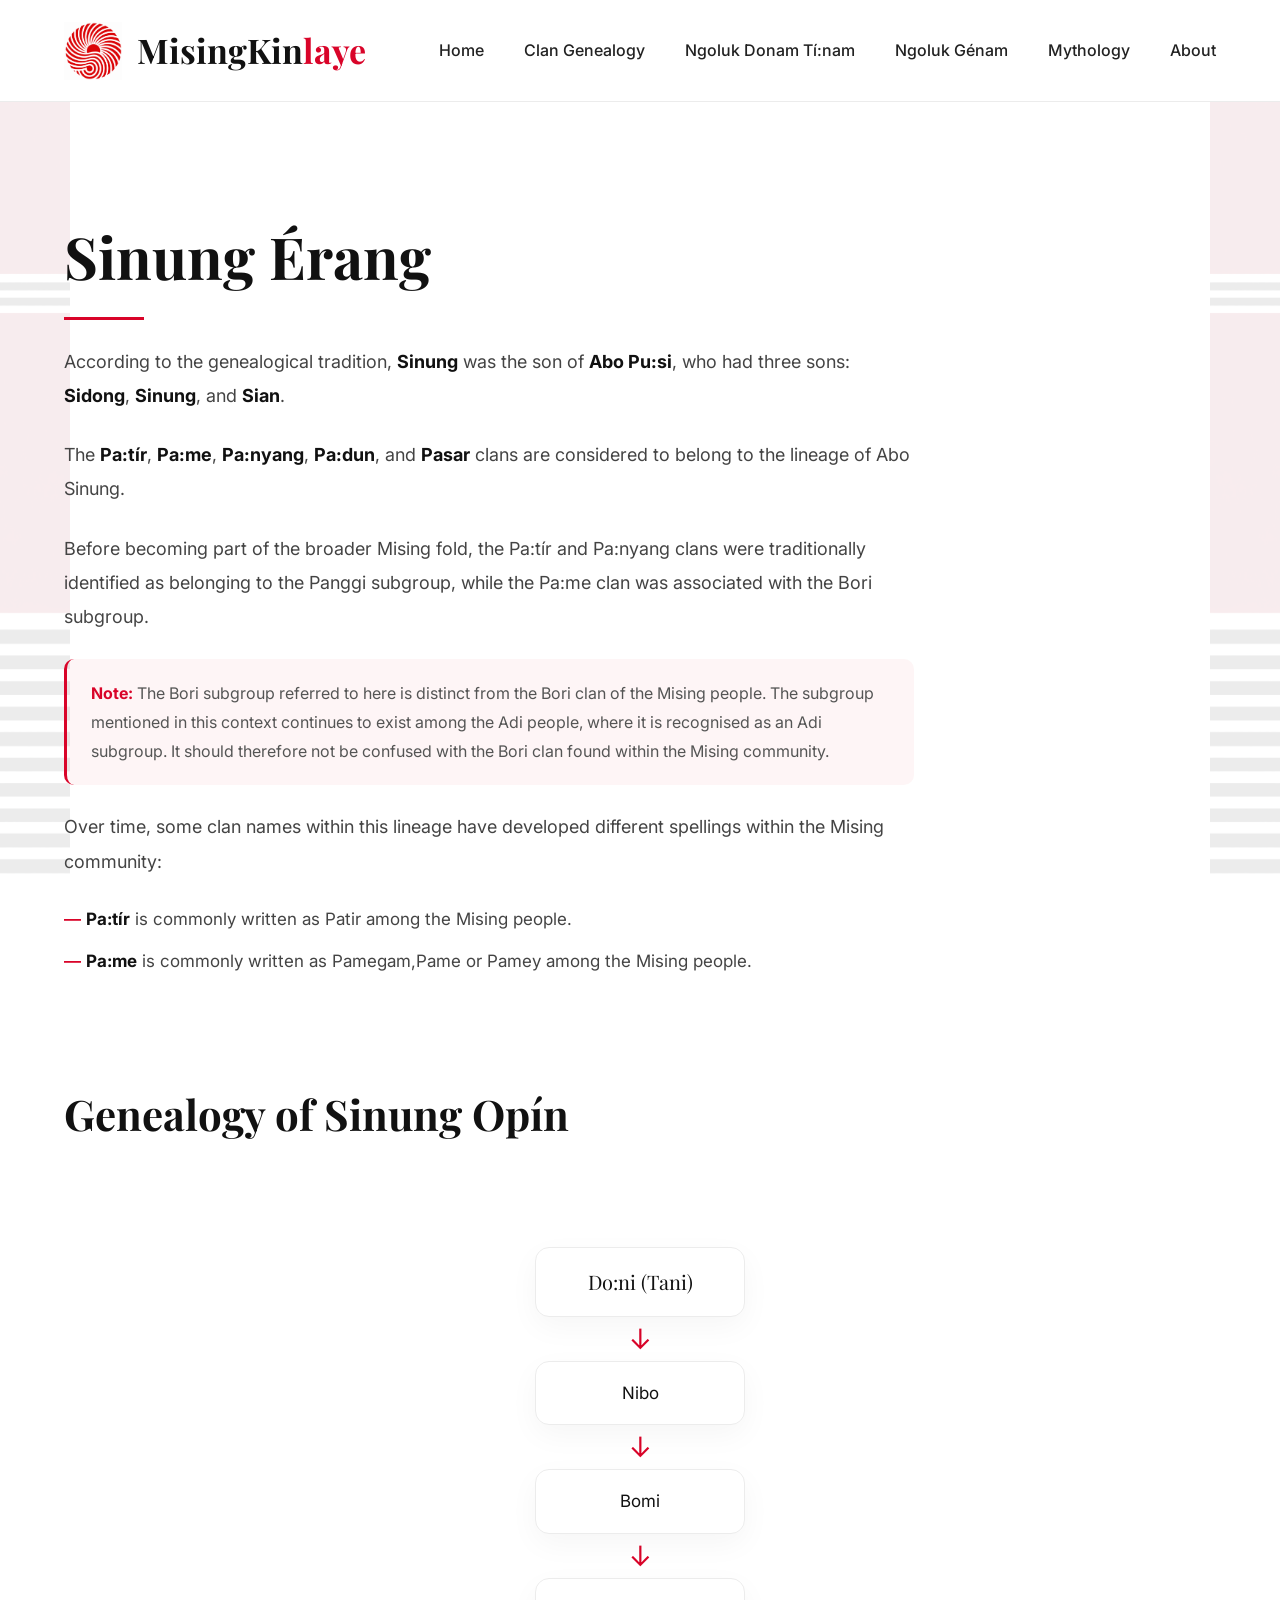
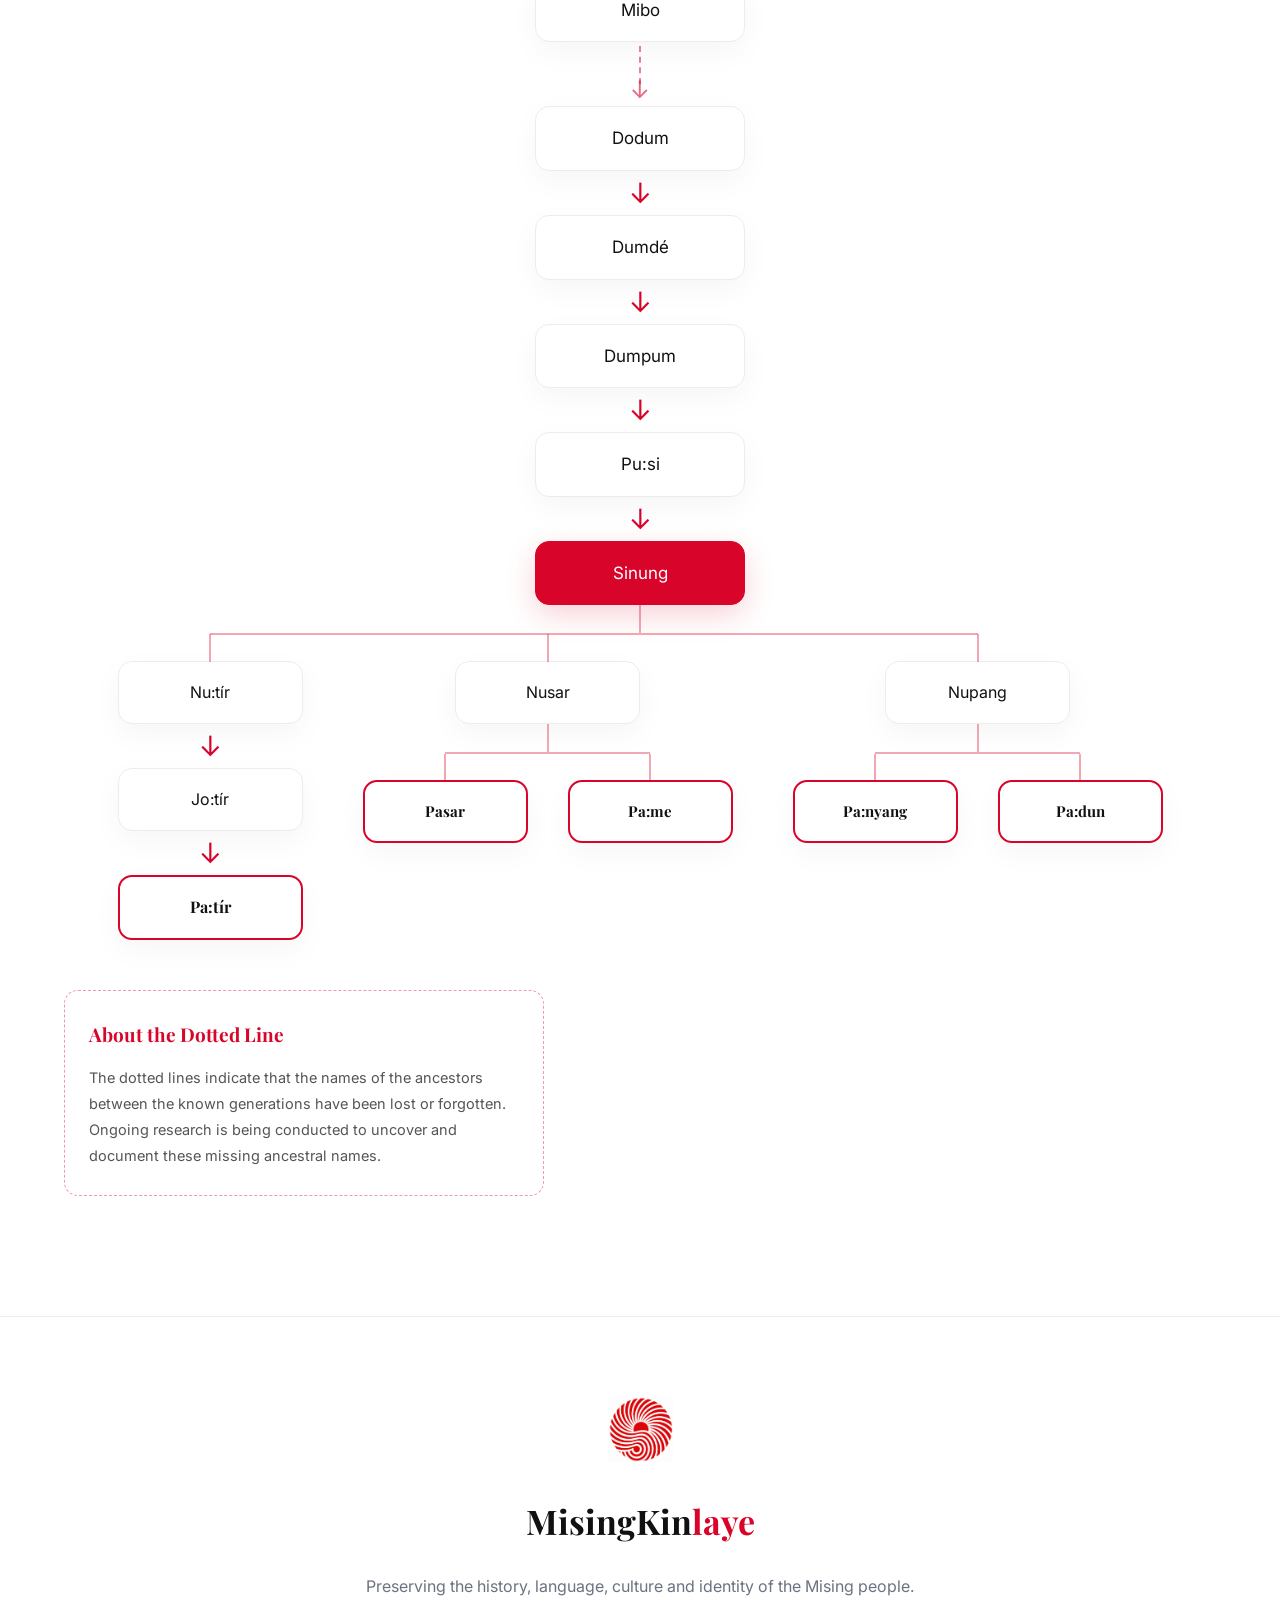
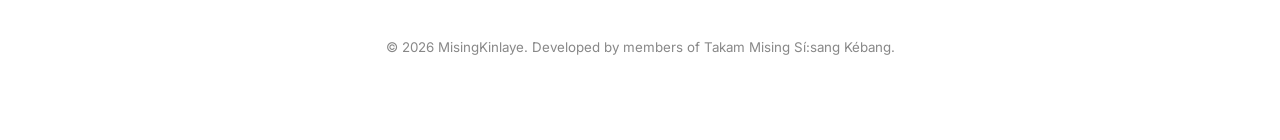
<file: pages/clans/sinung.html>
<!DOCTYPE html>
<html lang="en">

<head>

    <meta charset="UTF-8">

    <meta name="viewport" content="width=device-width, initial-scale=1.0">


    <title>Sinung Érang | MisingKinlaye</title>

    <meta name="description"
        content="Explore the genealogy, folktale and descendant clans of the Sinung Opín, part of MisingKinlaye's digital archive of Mising clan history.">

    <link rel="icon" href="/images/logo/logo.png">


    <!-- Google Fonts -->

    <link rel="preconnect" href="https://fonts.googleapis.com">

    <link rel="preconnect" href="https://fonts.gstatic.com" crossorigin>

    <link href="https://fonts.googleapis.com/css2?family=Inter:wght@300;400;500;600;700&family=Playfair+Display:wght@700&display=swap"
    rel="stylesheet">


    <!-- Website CSS -->

    <link rel="stylesheet" href="/css/variables.css">

    <link rel="stylesheet" href="/css/style.css">

    <link rel="stylesheet" href="/css/genealogy-tree.css">

    <link rel="stylesheet" href="/css/sinung.css">


</head>


<body>


<!-- ================= LEFT PATTERN ================= -->

<div class="left-pattern"></div>


<!-- ================= RIGHT PATTERN ================= -->

<div class="right-pattern"></div>




<!-- ================= HEADER ================= -->


<header>

<div class="container">


<a href="/" class="brand">


<img src="/images/logo/logo.png" alt="MisingKinlaye Logo">


<h1>

<span class="black">MisingKin</span><span class="red">laye</span>

</h1>


</a>



<nav id="site-nav">

<ul>


<li>
<a href="/">Home</a>
</li>


<li>
<a href="/pages/clan-genealogy.html">
Clan Genealogy
</a>
</li>


<li>
<a href="/pages/ngoluk-donam-tinam.html">
Ngoluk Donam Tí:nam
</a>
</li>


<li>
<a href="/pages/ngoluk-genam.html">
Ngoluk Génam
</a>
</li>


<li>
<a href="/pages/mythology.html">
Mythology
</a>
</li>


<li>
<a href="/pages/about-misingkinlaye.html">
About
</a>
</li>


</ul>

</nav>

<button type="button" class="nav-toggle" aria-expanded="false" aria-controls="site-nav" aria-label="Open menu">
    <span></span><span></span><span></span>
</button>



</div>

</header>






<!-- ================= SINUNG CLAN PAGE ================= -->


<section class="sinung-page">


<div class="container">



<h1>
Sinung Érang
</h1>




<div class="sinung-intro">


<p>

According to the genealogical tradition, <strong>Sinung</strong> was
the son of <strong>Abo Pu:si</strong>, who had three sons:
<strong>Sidong</strong>, <strong>Sinung</strong>, and <strong>Sian</strong>.

</p>



<p>

The <strong>Pa:tír</strong>, <strong>Pa:me</strong>,
<strong>Pa:nyang</strong>, <strong>Pa:dun</strong>, and
<strong>Pasar</strong> clans are considered to belong to the lineage
of Abo Sinung.

</p>



<p>

Before becoming part of the broader Mising fold, the Pa:tír and
Pa:nyang clans were traditionally identified as belonging to the
Panggi subgroup, while the Pa:me clan was associated with the Bori
subgroup.

</p>



<div class="note-block">

<p>

<strong>Note:</strong> The Bori subgroup referred to here is distinct
from the Bori clan of the Mising people. The subgroup mentioned in
this context continues to exist among the Adi people, where it is
recognised as an Adi subgroup. It should therefore not be confused
with the Bori clan found within the Mising community.

</p>

</div>



<p>

Over time, some clan names within this lineage have developed
different spellings within the Mising community:

</p>



<ul class="variant-list">

    <li><strong>Pa:tír</strong> is commonly written as Patir among
    the Mising people.</li>

    <li><strong>Pa:me</strong> is commonly written as Pamegam,Pame or Pamey
    among the Mising people.</li>

</ul>



</div>






<!-- ================= GENEALOGY ================= -->


<h2>
Genealogy of Sinung Opín
</h2>



<div class="genealogy-layout">


<div class="genealogy-wrapper">
    <div class="genealogy-tree" id="genealogy-root" role="img"
        aria-label="Genealogy chain from Do:ni (Tani) to Sinung, branching into Pa:tír, Nusar, Nupang and their descendants"></div>
</div>



</div>



<!-- ================= GENEALOGY NOTE ================= -->

<aside class="genealogy-note">

    <h4>About the Dotted Line</h4>

    <p>

    The dotted lines indicate that the names of the ancestors between
    the known generations have been lost or forgotten. Ongoing
    research is being conducted to uncover and document these missing
    ancestral names.

    </p>

</aside>



</div>


</section>






<!-- ================= FOOTER ================= -->


<footer>


<div class="container">


<img src="/images/logo/logo.png" alt="logo">


<h3>

<span class="black">MisingKin</span><span class="red">laye</span>

</h3>



<p>

Preserving the history, language,
culture and identity of the Mising people.

</p>



<small>

© 2026 MisingKinlaye.
Developed by members of
Takam Mising Sí:sang Kébang.

</small>



</div>


</footer>





<script src="/js/genealogy-engine.js"></script>
<script src="/js/data/sinung.genealogy.js"></script>
<script>MisingGenealogy.render("genealogy-root", window.MISING_GENEALOGY_SINUNG);</script>
<script src="/js/menu.js"></script>
<script src="/js/script.js"></script>


</body>


</html>
</file>
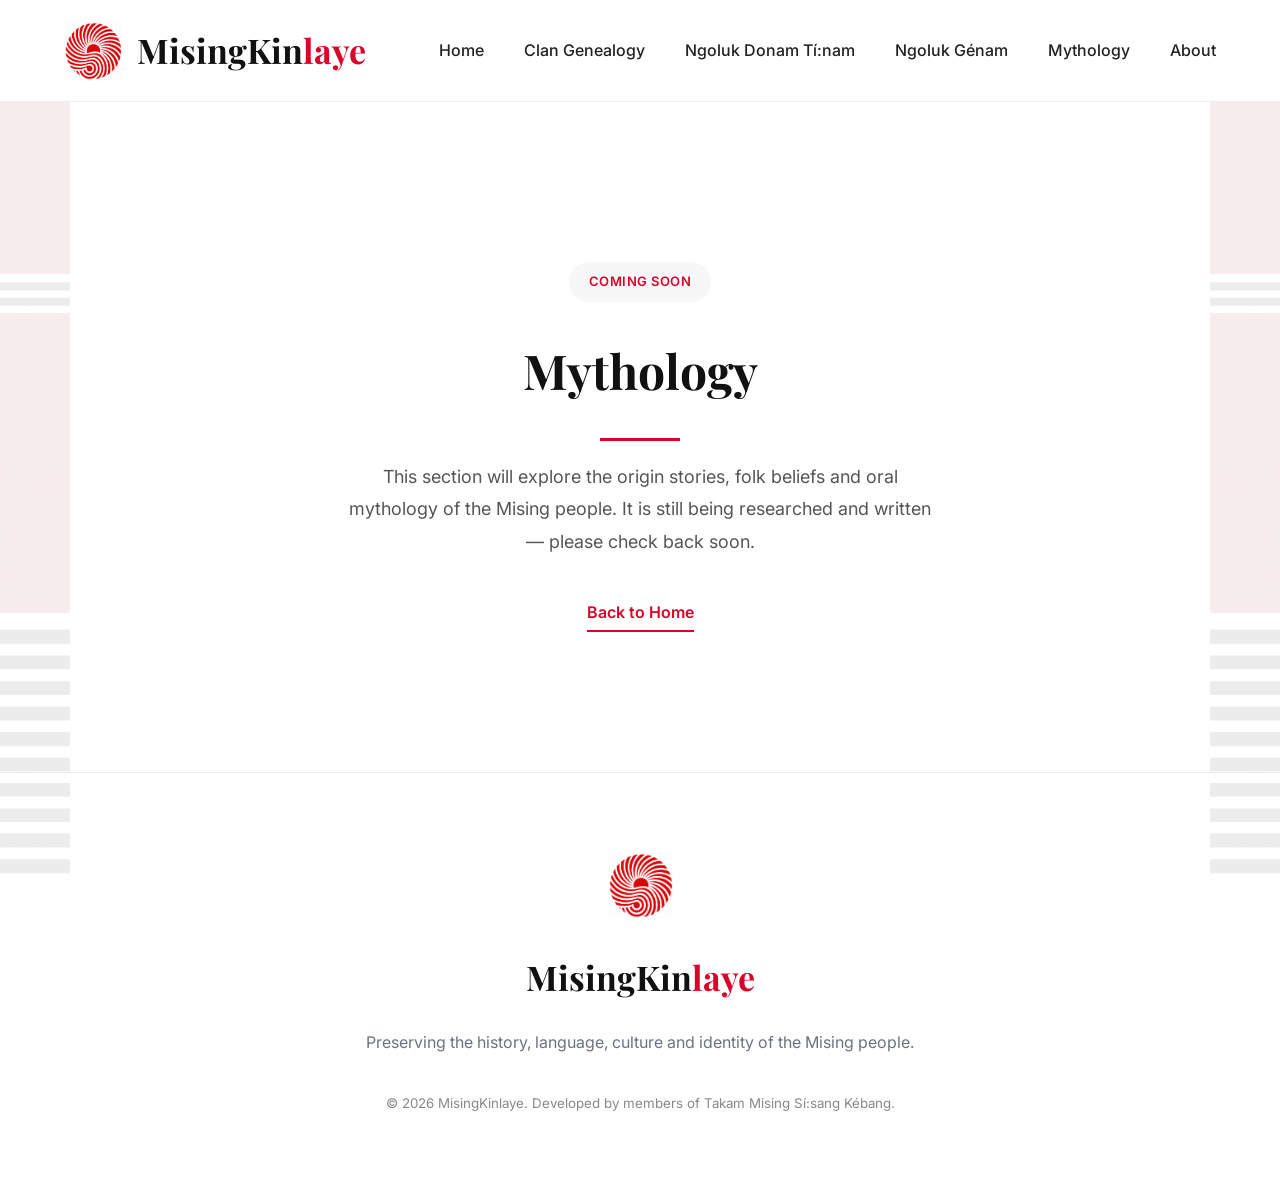
<file: MisingKinlaye/MisingKinlaye-main/pages/mythology.html>
<!DOCTYPE html>
<html lang="en">

<head>

    <meta charset="UTF-8">
    <meta name="viewport" content="width=device-width, initial-scale=1.0">

    <title>Mythology | MisingKinlaye</title>

    <meta name="description" content="Mising mythology and origin stories, part of MisingKinlaye's digital archive of Mising history and culture.">

    <link rel="icon" href="/images/logo/logo.png">

    <!-- Google Fonts -->

    <link rel="preconnect" href="https://fonts.googleapis.com">
    <link rel="preconnect" href="https://fonts.gstatic.com" crossorigin>
    <link href="https://fonts.googleapis.com/css2?family=Inter:wght@300;400;500;600;700&family=Playfair+Display:wght@700&display=swap"
        rel="stylesheet">

    <!-- Website CSS -->

    <link rel="stylesheet" href="/css/variables.css">
    <link rel="stylesheet" href="/css/style.css">
    <link rel="stylesheet" href="/css/coming-soon.css">

</head>

<body>

<!-- ================= LEFT PATTERN ================= -->

<div class="left-pattern"></div>

<!-- ================= RIGHT PATTERN ================= -->

<div class="right-pattern"></div>

<!-- ================= HEADER ================= -->

<header>

<div class="container">

<a href="/" class="brand">

<img src="/images/logo/logo.png" alt="MisingKinlaye Logo">

<h1>

<span class="black">MisingKin</span><span class="red">laye</span>

</h1>

</a>

<nav id="site-nav">

<ul>

<li><a href="/">Home</a></li>

<li><a href="/pages/clan-genealogy.html">Clan Genealogy</a></li>

<li><a href="/pages/ngoluk-donam-tinam.html">Ngoluk Donam Tí:nam</a></li>

<li><a href="/pages/ngoluk-genam.html">Ngoluk Génam</a></li>

<li><a href="/pages/mythology.html">Mythology</a></li>

<li><a href="/pages/about-misingkinlaye.html">About</a></li>

</ul>

</nav>

<button type="button" class="nav-toggle" aria-expanded="false" aria-controls="site-nav" aria-label="Open menu">
    <span></span><span></span><span></span>
</button>

</div>

</header>

<!-- ================= PLACEHOLDER CONTENT ================= -->

<section class="placeholder-page">

<div class="container">

<span class="tag">Coming Soon</span>

<h1>Mythology</h1>

<p>
This section will explore the origin stories, folk beliefs and oral mythology of the Mising people. It is still being researched and written — please check back soon.
</p>

<a href="/" class="back-link">Back to Home</a>

</div>

</section>

<!-- ================= FOOTER ================= -->

<footer>

<div class="container">

<img src="/images/logo/logo.png" alt="logo">

<h3>

<span class="black">MisingKin</span><span class="red">laye</span>

</h3>

<p>

Preserving the history, language,
culture and identity of the Mising people.

</p>

<small>

© 2026 MisingKinlaye.
Developed by members of
Takam Mising Sí:sang Kébang.

</small>

</div>

</footer>

<script src="/js/menu.js"></script>
<script src="/js/script.js"></script>

</body>

</html>
</file>
<file: css/variables.css>
/* ==========================================
   MisingKinlaye — Design Tokens
   Shared across every page. Linked before
   style.css (and before any clan stylesheet)
   so the tokens are available everywhere.
========================================== */

:root{

    --red:#D90429;
    --black:#111111;
    --white:#FFFFFF;
    --grey:#6B7280;
    --light:#F7F7F7;

    --shadow:0 15px 40px rgba(0,0,0,.08);

}
</file>
<file: css/style.css>
/* ==========================================
   MisingKinlaye
   Minimal Museum Theme

   Design tokens (--red, --black, etc.) live
   in /css/variables.css, which every page
   links before this file.
========================================== */

*{

    margin:0;
    padding:0;
    box-sizing:border-box;

}

html{

    scroll-behavior:smooth;

}

body{

    font-family:'Inter',sans-serif;
    color:var(--black);
    background:var(--white);
    line-height:1.8;
    overflow-x:auto;

}

.container{

    width:min(1200px,90%);
    margin:auto;

}

/* ===============================
Pattern
=============================== */

.left-pattern,
.right-pattern{

    position:fixed;
    top:0;
    width:70px;
    height:100vh;

    background-image:url("../images/patterns/strip.png");
    background-size:cover;
    background-position:center;
    opacity:.08;

    z-index:-1;

}

.left-pattern{

    left:0;

}

.right-pattern{

    right:0;
    transform:scaleX(-1);

}

/* ===============================
Header
=============================== */

header{

    position:sticky;
    top:0;

    background:white;

    border-bottom:1px solid #ECECEC;

    z-index:999;

}

header .container{

    display:flex;

    justify-content:space-between;

    align-items:center;

    padding:20px 0;

}

.brand{

    display:flex;

    align-items:center;

    gap:15px;

    text-decoration:none;

}

.brand img{

    width:58px;

    animation:floatLogo 8s ease-in-out infinite;

}

.brand h1{

    font-size:34px;

    font-family:'Playfair Display',serif;

}

.black{

    color:var(--black);

}

.red{

    color:var(--red);

}

nav ul{

    display:flex;

    gap:40px;

    list-style:none;

}

nav a{

    text-decoration:none;

    color:#222;

    position:relative;

    font-weight:500;

}

nav a::after{

    content:"";

    position:absolute;

    left:0;
    bottom:-6px;

    width:0;

    height:2px;

    background:var(--red);

    transition:.35s;

}

nav a:hover::after{

    width:100%;

}

/* ===============================
Mobile Nav Toggle
=============================== */

.nav-toggle{

    display:none;

    flex-direction:column;
    justify-content:center;
    align-items:center;
    gap:5px;

    width:44px;
    height:44px;

    background:none;
    border:none;
    cursor:pointer;
    padding:0;

}

.nav-toggle span{

    display:block;
    width:26px;
    height:2px;
    background:var(--black);
    transition:.3s ease;

}

.nav-toggle.open span:nth-child(1){
    transform:translateY(7px) rotate(45deg);
}

.nav-toggle.open span:nth-child(2){
    opacity:0;
}

.nav-toggle.open span:nth-child(3){
    transform:translateY(-7px) rotate(-45deg);
}

/* ===============================
Hero
=============================== */

.hero{

    min-height:90vh;

    display:flex;

    align-items:center;

    justify-content:center;

    text-align:center;

    padding:120px 0;

}

.hero-logo{

    width:180px;

    margin-bottom:35px;

    animation:floatLogo 8s ease-in-out infinite;

}

.hero h2{

    font-size:58px;

    font-family:'Playfair Display';

    margin-bottom:25px;

}

.hero p{

    max-width:720px;

    margin:auto;

    color:var(--grey);

    font-size:19px;

}

.btn{

    display:inline-block;

    margin-top:45px;

    background:var(--red);

    color:white;

    text-decoration:none;

    padding:15px 40px;

    border-radius:100px;

    transition:.35s;

}

.btn:hover{

    transform:translateY(-4px);

    box-shadow:var(--shadow);

}

/* ===============================
Sections
=============================== */

section{

    padding:120px 0;

}

.section-title{

    margin-bottom:60px;

}

.section-title h2{

    font-size:42px;

    font-family:'Playfair Display';

}

.about-grid{

    display:grid;

    grid-template-columns:250px 1fr;

    gap:70px;

    align-items:center;

}

.about-logo{

    width:180px;

}

.about p{

    font-size:18px;

    color:#444;

}

/* ===============================
Initiative
=============================== */

.initiative{

    background:#111;

    color:white;

    text-align:center;

}

.initiative h2{

    color:#888;

    margin-bottom:15px;

}

.initiative h3{

    color:white;

    font-size:42px;

    margin-bottom:30px;

    font-family:'Playfair Display';

}

.initiative p{

    max-width:800px;

    margin:auto;

    color:#CCC;

}

/* ===============================
Cards
=============================== */

.cards .container{

    display:grid;

    grid-template-columns:repeat(auto-fit,minmax(280px,1fr));

    gap:35px;

}

.card{

    display:block;

    text-decoration:none;

    color:inherit;

    background:white;

    padding:40px;

    border:1px solid #ECECEC;

    border-radius:12px;

    transition:.35s;

}

.card:hover{

    transform:translateY(-8px);

    border-color:var(--red);

    box-shadow:var(--shadow);

}

.card h3{

    margin-bottom:15px;

    font-size:28px;

    font-family:'Playfair Display';

}

.card p{

    color:var(--grey);

}

/* ===============================
Quote
=============================== */

.quote{

    background:var(--light);

    text-align:center;

}

.quote h2{

    font-size:64px;

    font-family:'Playfair Display';

    line-height:1.3;

}

.quote span{

    color:var(--red);

}

/* ===============================
Footer
=============================== */

footer{

    padding:80px 0;

    text-align:center;

    border-top:1px solid #ECECEC;

}

footer img{

    width:65px;

    margin-bottom:20px;

}

footer h3{

    font-size:34px;

    margin-bottom:20px;

    font-family:'Playfair Display';

}

footer p{

    color:var(--grey);

}

footer small{

    display:block;

    margin-top:35px;

    color:#888;

}

/* ===============================
Animations
=============================== */

@keyframes floatLogo{

    0%{

        transform:translateY(0);

    }

    50%{

        transform:translateY(-8px);

    }

    100%{

        transform:translateY(0);

    }

}

/* ===============================
Responsive
=============================== */

@media(max-width:950px){

.nav-toggle{

display:flex;

}

nav{

position:absolute;
top:100%;
right:0;
left:0;

background:white;
border-bottom:1px solid #ECECEC;
box-shadow:0 20px 40px rgba(0,0,0,.08);

max-height:0;
overflow:hidden;

transition:max-height .35s ease;

}

nav.open{

max-height:70vh;
overflow-y:auto;

}

nav ul{

flex-direction:column;
gap:0;
padding:10px 24px 24px;

}

nav li{

border-bottom:1px solid #F2F2F2;

}

nav a{

display:block;
padding:16px 4px;

}

.hero h2{

font-size:42px;

}

.cards .container{

grid-template-columns:1fr;

}

.about-grid{

grid-template-columns:1fr;

text-align:center;

}

.left-pattern,
.right-pattern{

display:none;

}

}

/* ==========================================
JavaScript Animations
========================================== */

.hidden{

    opacity:0;
    transform:translateY(50px);
    transition:1s ease;

}

.show{

    opacity:1;
    transform:translateY(0);

}

header.scrolled{

    box-shadow:0 10px 30px rgba(0,0,0,.08);

}

nav a.active{

    color:var(--red);

}

.btn{

    position:relative;
    overflow:hidden;

}

.ripple{

    position:absolute;

    border-radius:50%;

    background:rgba(255,255,255,.35);

    transform:scale(0);

    animation:ripple .6s linear;

}

@keyframes ripple{

    to{

        transform:scale(4);

        opacity:0;

    }

}

/* ==========================================
Theme Toggle
========================================== */

.theme-toggle{

    position:relative;

    width:78px;

    height:40px;

    background:#ECECEC;

    border:none;

    border-radius:999px;

    cursor:pointer;

    display:flex;

    justify-content:space-between;

    align-items:center;

    padding:0 10px;

    transition:.4s;

    overflow:hidden;

}

.theme-toggle span{

    font-size:16px;

    z-index:2;

}

.sun{

    color:#F5A623;

}

.moon{

    color:#555;

}

.toggle-circle{

    position:absolute;

    left:4px;

    width:32px;

    height:32px;

    background:white;

    border-radius:50%;

    box-shadow:0 4px 12px rgba(0,0,0,.15);

    transition:.4s cubic-bezier(.4,0,.2,1);

}

/* Hover */

.theme-toggle:hover{

    transform:scale(1.05);

}
/* ==========================================
   Subtle Museum Page Animations
========================================== */


/* Hero gentle entrance */

.hero-content{

    animation:heroAppear 1s ease forwards;

}


@keyframes heroAppear{

    from{

        opacity:0;

        transform:translateY(20px);

    }

    to{

        opacity:1;

        transform:translateY(0);

    }

}





/* Section titles reveal */

.section-title,
.initiative h2,
.initiative h3,
.quote h2{

    animation:softFade 1s ease forwards;

}



@keyframes softFade{

    from{

        opacity:0;

        transform:translateY(15px);

    }


    to{

        opacity:1;

        transform:translateY(0);

    }

}





/* Cards elegant hover */

.card{

    transition:

    transform .35s ease,

    box-shadow .35s ease,

    border-color .35s ease;

}


.card:hover{

    transform:translateY(-6px);

}





/* Footer subtle appearance */

footer{

    animation:footerFade 1.2s ease forwards;

}


@keyframes footerFade{

    from{

        opacity:0;

    }


    to{

        opacity:1;

    }

}
</file>
<file: css/coming-soon.css>
/* ==========================================
   MisingKinlaye — Placeholder Page
   Shared by any page whose content isn't
   written yet, so visiting it is a normal
   styled page instead of a blank file.
========================================== */

.placeholder-page{

    padding:160px 0 140px;
    text-align:center;

}

.placeholder-page h1{

    font-family:'Playfair Display',serif;
    font-size:48px;
    margin-bottom:20px;

}

.placeholder-page h1::after{

    content:"";
    display:block;
    width:80px;
    height:3px;
    background:var(--red);
    margin:25px auto 0;

}

.placeholder-page p{

    max-width:600px;
    margin:0 auto;
    font-family:'Inter',sans-serif;
    font-size:18px;
    line-height:1.8;
    color:#555;

}

.placeholder-page .tag{

    display:inline-block;
    margin-bottom:25px;
    padding:8px 20px;
    border-radius:50px;
    background:var(--light);
    color:var(--red);
    font-family:'Inter',sans-serif;
    font-weight:600;
    font-size:13px;
    letter-spacing:.5px;
    text-transform:uppercase;

}

.placeholder-page .back-link{

    display:inline-block;
    margin-top:40px;
    font-family:'Inter',sans-serif;
    font-weight:600;
    color:var(--red);
    text-decoration:none;
    border-bottom:2px solid var(--red);
    padding-bottom:3px;

}

@media(max-width:600px){

    .placeholder-page{

        padding:120px 0 100px;

    }

    .placeholder-page h1{

        font-size:36px;

    }

}
</file>
<file: css/genealogy.css>
/* ==========================================
   Genealogy Page
   MisingKinlaye Minimal Museum Theme
========================================== */


.genealogy-section{

    padding:120px 0;

}



.genealogy-layout{

    width:min(1200px,90%);

    margin:auto;

    display:grid;

    grid-template-columns:280px 1fr;

    gap:70px;

    align-items:start;

}



/* ===============================
   Clan List
================================ */


.clan-sidebar{


    border-right:1px solid #ECECEC;

    padding-right:35px;


}



.clan-sidebar h2{


    font-family:'Playfair Display',serif;

    font-size:32px;

    line-height:1.3;

    margin-bottom:40px;


}



.clan-sidebar ul{


    list-style:none;

    padding:0;


}



.clan-sidebar li{


    margin-bottom:18px;


}



.clan-sidebar a{


    text-decoration:none;

    color:#222;

    font-size:18px;

    transition:.3s;


}



.clan-sidebar a:hover{


    color:#D90429;


}




/* Sub clans */


.clan-sidebar li ul{


    margin-top:15px;

    margin-left:10px;

    padding-left:20px;

    border-left:2px solid #D90429;


}



.clan-sidebar li ul li{


    color:#6B7280;

    font-size:15px;

    margin-bottom:10px;


}






/* ===============================
   Main Genealogy Content
================================ */


.genealogy-content{


    padding:10px 0;


}




.genealogy-content h1{


    font-family:'Playfair Display',serif;

    font-size:58px;

    line-height:1.2;

    margin-bottom:35px;


}




.genealogy-content h1::after{


    content:"";

    display:block;

    width:70px;

    height:3px;

    background:#D90429;

    margin-top:25px;


}




.genealogy-content p{


    font-size:18px;

    color:#444;

    max-width:750px;

    line-height:1.9;

    margin-bottom:25px;


}




/* ===============================
   Archive Section
================================ */


.coming-box{


    margin-top:60px;

    padding:35px;

    background:#F7F7F7;

    border-radius:12px;


}




.coming-box h2{


    font-family:'Playfair Display',serif;

    font-size:32px;

    margin-bottom:15px;


}



.coming-box p{


    color:#6B7280;

    margin:0;


}





/* ===============================
   Responsive
================================ */


@media(max-width:950px){


    .genealogy-layout{


        grid-template-columns:1fr;

        gap:50px;


    }



    .clan-sidebar{


        border-right:none;

        border-bottom:1px solid #ECECEC;

        padding-bottom:40px;


    }



    .genealogy-content h1{


        font-size:42px;


    }


}

/* ==========================================
   Genealogy Page Animations
========================================== */


/* Initial fade animation */

.genealogy-content,
.clan-sidebar{

    animation:fadeUp .8s ease forwards;

}



.clan-sidebar{

    animation-delay:.1s;

}



.genealogy-content{

    animation-delay:.25s;

}





@keyframes fadeUp{


    from{

        opacity:0;

        transform:translateY(25px);

    }


    to{

        opacity:1;

        transform:translateY(0);

    }


}





/* Clan links smooth hover */


.clan-sidebar a{


    position:relative;

    display:inline-block;

}



.clan-sidebar a::after{


    content:"";

    position:absolute;

    left:0;

    bottom:-5px;

    width:0;

    height:2px;

    background:#D90429;

    transition:.35s ease;


}



.clan-sidebar a:hover::after{


    width:100%;


}





/* Archive box subtle entrance */


.coming-box{


    animation:fadeArchive 1s ease forwards;

    animation-delay:.5s;

    opacity:0;


}



@keyframes fadeArchive{


    from{

        opacity:0;

        transform:translateY(15px);

    }


    to{

        opacity:1;

        transform:translateY(0);

    }


}





/* Gentle hover on archive box */


.coming-box:hover{


    transform:translateY(-4px);

    transition:.35s ease;

    box-shadow:0 15px 40px rgba(0,0,0,.08);


}





/* Smooth page elements */


.genealogy-content p{


    transition:.3s ease;


}



.genealogy-content p:hover{


    color:#222;


}
/* ==========================================
   Minimal Genealogy Page Animation
========================================== */


.genealogy-content,
.clan-sidebar {

    opacity:0;

    animation: subtleAppear 0.8s ease forwards;

}


.clan-sidebar {

    animation-delay:0.1s;

}


.genealogy-content {

    animation-delay:0.2s;

}



@keyframes subtleAppear {


    from {

        opacity:0;

        transform:translateY(10px);

    }


    to {

        opacity:1;

        transform:translateY(0);

    }


}



/* Clan link hover */

.clan-sidebar a {

    transition:0.25s ease;

}



.clan-sidebar a:hover {

    color:#D90429;

    padding-left:4px;

}

.genealogy-content h1,
.clan-sidebar h2,
.coming-box h2{

    font-family:'Playfair Display', serif;

}



.genealogy-content p,
.clan-sidebar a,
.coming-box p{

    font-family:'Inter', sans-serif;

}

/* ===============================
   Elegant Pronunciation Player
================================ */

.term-header {
    display: flex;
    align-items: center;
    justify-content: center;
    gap: 14px;
    margin-bottom: 10px;
}

.term-header h2 {
    margin: 0;
}


/* Circular Audio Button */

.audio-button {
    width: 38px;
    height: 38px;

    display: flex;
    align-items: center;
    justify-content: center;

    border: 1px solid #d90429;
    border-radius: 50%;

    background: transparent;
    color: #d90429;

    cursor: pointer;

    transition: all 0.3s ease;
}


/* Play Icon */

.play-icon {
    font-size: 11px;
    margin-left: 2px;
}


/* Hover */

.audio-button:hover {
    background: #d90429;
    color: #ffffff;

    transform: scale(1.08);

    box-shadow: 0 8px 20px rgba(217, 4, 41, 0.18);
}


/* When Audio Is Playing */

.audio-button.playing {
    background: #d90429;
    color: #ffffff;

    animation: audioPulse 1.5s infinite;
}


@keyframes audioPulse {

    0% {
        box-shadow: 0 0 0 0 rgba(217, 4, 41, 0.3);
    }

    70% {
        box-shadow: 0 0 0 8px rgba(217, 4, 41, 0);
    }

    100% {
        box-shadow: 0 0 0 0 rgba(217, 4, 41, 0);
    }

}


/* Hide Default Audio Player */

.term-header audio {
    display: none;
}

/* ===============================
   OPÍN & ÉRANG AUDIO BOX
================================ */

.term-header {
    display: flex;
    align-items: center;
    justify-content: flex-start;
    gap: 14px;
    width: 100%;
}

.term-header h2 {
    margin: 0;
    text-align: left;
}

.term-header audio {
    display: none;
}

.audio-button {
    width: 38px;
    height: 38px;

    display: flex;
    align-items: center;
    justify-content: center;

    padding: 0;

    border: 1px solid var(--red);
    border-radius: 50%;

    background: transparent;
    color: var(--red);

    cursor: pointer;

    transition: all 0.3s ease;
}

.audio-button:hover {
    background: var(--red);
    color: white;
    transform: scale(1.08);
}

.audio-button.playing {
    background: var(--red);
    color: white;
}

.coming-box p {
    text-align: left;
}
</file>
<file: css/mythology.css>
/* ==========================================
   MisingKinlaye — Mythology
   Page-specific styles. Linked after style.css
   so it can use --red / --black / --white / --grey
   / --light / --shadow from variables.css, and
   layer its own tokens on top for this section
   only.
========================================== */

.myth-section{

    --myth-void:#08080b;
    --myth-panel:#111114;
    --myth-panel-line:rgba(255,255,255,.08);
    --myth-gold:#c9a46b;
    --myth-text:#eeece6;
    --myth-text-dim:#a7a49c;
    --myth-thread:rgba(201,164,107,.4);

    position:relative;

    background:var(--myth-void);
    color:var(--myth-text);

    padding:140px 0 160px;
    overflow:hidden;

}

.myth-section .container{

    position:relative;
    z-index:2;

}

/* Ambient starlight, sits behind everything in the section */

.myth-sky{

    position:absolute;
    inset:0;
    z-index:0;

    background:
        radial-gradient(1px 1px at 8% 22%, rgba(255,255,255,.5) 0, transparent 60%),
        radial-gradient(1px 1px at 22% 68%, rgba(255,255,255,.35) 0, transparent 60%),
        radial-gradient(1.5px 1.5px at 38% 12%, rgba(255,255,255,.4) 0, transparent 60%),
        radial-gradient(1px 1px at 52% 78%, rgba(255,255,255,.3) 0, transparent 60%),
        radial-gradient(1.5px 1.5px at 66% 35%, rgba(255,255,255,.45) 0, transparent 60%),
        radial-gradient(1px 1px at 78% 58%, rgba(255,255,255,.3) 0, transparent 60%),
        radial-gradient(1px 1px at 90% 20%, rgba(255,255,255,.4) 0, transparent 60%),
        radial-gradient(1.5px 1.5px at 95% 82%, rgba(255,255,255,.3) 0, transparent 60%),
        radial-gradient(ellipse at 50% 0%, rgba(201,164,107,.06), transparent 55%);

    opacity:.8;

}

.myth-sky::after{

    content:"";
    position:absolute;
    inset:0;

    background:radial-gradient(ellipse at 50% 50%, transparent 40%, var(--myth-void) 92%);

}

/* ===============================
   Intro
=============================== */

.myth-intro{

    max-width:760px;
    margin:0 auto 150px;
    text-align:center;

}

.myth-eyebrow{

    display:inline-block;
    font-size:12px;
    letter-spacing:.28em;
    text-transform:uppercase;
    color:var(--myth-gold);
    margin-bottom:22px;

}

.myth-intro h2{

    font-family:'Playfair Display',serif;
    font-size:46px;
    line-height:1.2;
    color:var(--myth-text);
    margin-bottom:28px;

}

.myth-intro p{

    font-size:18px;
    line-height:1.9;
    color:var(--myth-text-dim);

}

/* Shared scroll-reveal (paired with mythology.js) */

.myth-reveal{

    opacity:0;
    transform:translateY(28px);
    transition:opacity 1s ease, transform 1s ease;

}

.myth-reveal.myth-show{

    opacity:1;
    transform:translateY(0);

}

/* ===============================
   Timeline — horizontal filmstrip
   on desktop, vertical stack below
   the breakpoint
=============================== */

.myth-timeline-wrap{

    position:relative;
    margin-bottom:70px;

    padding-bottom:26px;

    overflow-x:auto;
    overflow-y:hidden;

    scrollbar-width:thin;
    scrollbar-color:var(--myth-thread) transparent;

    -webkit-overflow-scrolling:touch;

}

.myth-timeline-wrap::-webkit-scrollbar{

    height:5px;

}

.myth-timeline-wrap::-webkit-scrollbar-thumb{

    background:var(--myth-thread);
    border-radius:99px;

}

.myth-timeline{

    position:relative;

    display:inline-flex;
    align-items:center;

    gap:56px;

    padding:40px 60px;

    min-width:100%;

}

/* the connecting thread running through every node */

.myth-thread-line{

    position:absolute;
    left:0;
    right:0;
    top:50%;

    height:1px;

    background:linear-gradient(90deg,
        transparent 0%,
        var(--myth-thread) 6%,
        var(--myth-thread) 94%,
        transparent 100%);

    transform:translateY(-1px);

    z-index:0;

}

.myth-node{

    position:relative;
    z-index:1;

    flex:0 0 auto;

    display:flex;
    flex-direction:column;
    align-items:center;
    text-align:center;

    width:120px;

}

.myth-dot{

    width:10px;
    height:10px;
    border-radius:50%;

    background:#2a2a30;
    border:1px solid var(--myth-panel-line);

    margin-bottom:16px;

    transition:background .6s ease, box-shadow .6s ease, transform .6s ease;

}

.myth-node.myth-lit .myth-dot{

    background:var(--myth-gold);
    box-shadow:0 0 16px 3px rgba(201,164,107,.55);
    transform:scale(1.2);

}

.myth-node-name{

    font-family:'Playfair Display',serif;
    font-size:15px;
    letter-spacing:.06em;
    color:var(--myth-text-dim);

    transition:color .6s ease;

}

.myth-node.myth-lit .myth-node-name{

    color:var(--myth-text);

}

/* ===============================
   Feature nodes (Kéyum, Yumkang,
   Ka:si, Mukseng, Sedí, Pédong)
=============================== */

.myth-node--feature{

    width:280px;

}

.myth-card{

    width:100%;

    background:linear-gradient(180deg, rgba(255,255,255,.05), rgba(255,255,255,.015));
    border:1px solid var(--myth-panel-line);
    border-radius:18px;

    padding:26px 22px 30px;

    backdrop-filter:blur(6px);
    -webkit-backdrop-filter:blur(6px);

    box-shadow:0 30px 60px -30px rgba(0,0,0,.7);

    transition:transform .5s ease, border-color .5s ease, box-shadow .5s ease;

}

.myth-card:hover{

    transform:translateY(-6px);
    border-color:rgba(201,164,107,.4);

}

.myth-figure{

    position:relative;

    width:100%;
    aspect-ratio:1/1;

    border-radius:14px;
    overflow:hidden;

    margin-bottom:20px;

    background:#000;

}

.myth-figure img{

    width:100%;
    height:100%;
    object-fit:cover;

    display:block;

}

.myth-card h3{

    font-family:'Playfair Display',serif;
    font-size:22px;
    letter-spacing:.05em;
    text-transform:uppercase;

    margin-bottom:6px;

}

.myth-card .myth-tag{

    display:inline-block;

    font-size:12px;
    letter-spacing:.14em;
    text-transform:uppercase;

    color:var(--myth-gold);

    margin-bottom:14px;

}

.myth-card p{

    font-size:15px;
    line-height:1.8;
    color:var(--myth-text-dim);

}

/* --- Kéyum: slow breathing void --- */

.myth-figure--keyum img{

    animation:mythBreathe 7s ease-in-out infinite;

}

@keyframes mythBreathe{

    0%,100%{ opacity:.72; transform:scale(1); }
    50%{ opacity:1; transform:scale(1.035); }

}

/* --- Yumkang: ripple / oscillation --- */

.myth-figure--yumkang{

    display:flex;
    align-items:center;
    justify-content:center;

}

.myth-figure--yumkang img{

    animation:mythOscillate 6s ease-in-out infinite;

}

@keyframes mythOscillate{

    0%,100%{ transform:scale(1) rotate(0deg); }
    50%{ transform:scale(1.05) rotate(1.2deg); }

}

.myth-figure--yumkang::after{

    content:"";
    position:absolute;
    inset:0;

    border-radius:50%;
    border:1px solid rgba(201,164,107,.5);

    animation:mythRipple 3.2s ease-out infinite;

}

@keyframes mythRipple{

    0%{ transform:scale(.7); opacity:.8; }
    100%{ transform:scale(1.25); opacity:0; }

}

/* --- Ka:si: pulsing rings / expanding glow --- */

.myth-figure--kasi img{

    animation:mythGlowPulse 5s ease-in-out infinite;

}

@keyframes mythGlowPulse{

    0%,100%{ filter:brightness(1) saturate(1); }
    50%{ filter:brightness(1.25) saturate(1.15); }

}

.myth-figure--kasi::before,
.myth-figure--kasi::after{

    content:"";
    position:absolute;
    inset:0;

    border-radius:50%;
    border:1px solid rgba(201,164,107,.35);

    animation:mythRing 4s ease-out infinite;

}

.myth-figure--kasi::after{

    animation-delay:2s;

}

@keyframes mythRing{

    0%{ transform:scale(.6); opacity:.9; }
    100%{ transform:scale(1.35); opacity:0; }

}

/* --- Mukseng: flickering between seen / unseen --- */

.myth-figure--mukseng img{

    animation:mythFlicker 4.5s ease-in-out infinite;

}

@keyframes mythFlicker{

    0%,100%{ opacity:1; }
    38%{ opacity:1; }
    45%{ opacity:.15; }
    52%{ opacity:1; }
    76%{ opacity:.4; }
    82%{ opacity:1; }

}

/* ===============================
   Highlighted nodes: red ambient
   glow + soft pulse + scale
=============================== */

.myth-highlight{

    position:relative;

}

.myth-highlight .myth-card{

    border-color:rgba(192,57,43,.35);
    box-shadow:0 0 0 rgba(192,57,43,0);

    animation:mythHighlightPulse 3.6s ease-in-out infinite;

}

@keyframes mythHighlightPulse{

    0%,100%{

        box-shadow:0 30px 60px -30px rgba(0,0,0,.7), 0 0 0 rgba(192,57,43,0);
        transform:scale(1);

    }

    50%{

        box-shadow:0 30px 60px -30px rgba(0,0,0,.7), 0 0 34px 4px rgba(192,57,43,.28);
        transform:scale(1.015);

    }

}

.myth-highlight .myth-dot{

    background:var(--red);
    box-shadow:0 0 16px 3px rgba(192,57,43,.55);

}

/* ===============================
   Sedí — side branch with Melo
=============================== */

.myth-sedi-pair{

    display:flex;
    align-items:center;
    justify-content:center;
    gap:14px;

    margin-bottom:16px;

}

.myth-sedi-pair span{

    font-family:'Playfair Display',serif;
    font-size:17px;
    letter-spacing:.08em;
    text-transform:uppercase;

}

.myth-sedi-pair span:first-child{ color:var(--red); }
.myth-sedi-pair span:last-child{ color:var(--myth-gold); }

.myth-sedi-line{

    position:relative;

    width:44px;
    height:1px;

    background:linear-gradient(90deg, var(--red), var(--myth-gold));

    overflow:visible;

}

.myth-sedi-line::before{

    content:"";
    position:absolute;
    top:50%;
    left:0;

    width:5px;
    height:5px;
    border-radius:50%;

    background:var(--myth-gold);

    transform:translate(-50%,-50%);

    animation:mythSediParticle 2.4s linear infinite;

}

@keyframes mythSediParticle{

    0%{ left:0; opacity:0; }
    15%{ opacity:1; }
    85%{ opacity:1; }
    100%{ left:100%; opacity:0; }

}

/* ===============================
   Pédong — Earth Mother / Rain
=============================== */

.myth-node--pedong{

    width:300px;

}


/* Earthly background */

.myth-rain{

    position:relative;

    width:100%;
    height:150px;

    border-radius:14px;

    overflow:hidden;

    margin-bottom:20px;

    background:
        radial-gradient(
            circle at 50% 120%,
            rgba(50,90,50,.5),
            transparent 55%
        ),
        linear-gradient(
            180deg,
            #101820 0%,
            #16251b 55%,
            #0b0f0c 100%
        );

    box-shadow:
        inset 0 0 40px rgba(0,0,0,.7);

}


/* Blue rain drops */

.myth-rain span{

    position:absolute;

    top:-30%;

    width:2px;

    height:35px;

    background:linear-gradient(
        180deg,
        transparent,
        rgba(80,170,255,.95)
    );

    box-shadow:
        0 0 8px rgba(80,170,255,.7);

    animation:mythBlueRain linear infinite;

}


/* Falling rain */

@keyframes mythBlueRain{

    0%{

        transform:translateY(0);

        opacity:0;

    }

    20%{

        opacity:1;

    }

    100%{

        transform:translateY(230px);

        opacity:0;

    }

}


/* Earth mist */

.myth-mist{

    position:absolute;

    inset:0;


    background:

        radial-gradient(
            ellipse at bottom,
            rgba(120,160,120,.25),
            transparent 65%
        );


    animation:
        mythEarthMist 10s ease-in-out infinite;

}


@keyframes mythEarthMist{


    0%,100%{

        opacity:.4;

        transform:
        translateX(-10px)
        translateY(5px);

    }


    50%{

        opacity:.8;

        transform:
        translateX(10px)
        translateY(-5px);

    }

}


/* Soft lightning-like atmosphere */

.myth-rain::after{

    content:"";

    position:absolute;

    inset:0;


    background:

        radial-gradient(
            circle at 50% 0%,
            rgba(80,170,255,.15),
            transparent 55%
        );


    animation:
        mythRainGlow 6s ease-in-out infinite;

}


@keyframes mythRainGlow{


    0%,100%{

        opacity:.3;

    }


    50%{

        opacity:.8;

    }

}
/* ===============================
   Fork after Pédong
=============================== */

.myth-fork{

    display:block;
    width:100%;
    max-width:420px;
    height:70px;

    margin:0 auto -6px;

}

.myth-fork path{

    fill:none;
    stroke:var(--myth-thread);
    stroke-width:1;

}

.myth-branches{

    display:grid;
    grid-template-columns:1fr 1fr;
    gap:40px;

    max-width:820px;
    margin:0 auto;

}

/* ===============================
   Do:nyi – Po:lo
=============================== */

.myth-celestial{

    position:relative;

    width:120px;
    height:120px;

    margin:0 auto 22px;

}

.myth-celestial .ring{

    position:absolute;
    inset:0;

    border-radius:50%;
    border:1px dashed rgba(201,164,107,.4);

    animation:mythSpin 26s linear infinite;

}

.myth-celestial .ring--inner{

    inset:18px;

    border-style:solid;
    border-color:rgba(192,57,43,.35);

    animation-duration:16s;
    animation-direction:reverse;

}

.myth-celestial .sun,
.myth-celestial .moon{

    position:absolute;
    top:50%;
    left:50%;

    width:34px;
    height:34px;
    border-radius:50%;

    transform:translate(-50%,-50%);

}

.myth-celestial .sun{

    background:radial-gradient(circle at 35% 35%, #fff, var(--myth-gold) 70%);
    box-shadow:0 0 26px 6px rgba(201,164,107,.5);

    animation:mythSunPulse 5s ease-in-out infinite;

}

.myth-celestial .moon{

    width:14px;
    height:14px;

    left:78%;
    top:22%;

    background:#d9d6ce;
    box-shadow:0 0 12px 3px rgba(217,214,206,.4);

    animation:mythOrbit 12s linear infinite;

}

@keyframes mythSpin{

    to{ transform:rotate(360deg); }

}

@keyframes mythSunPulse{

    0%,100%{ filter:brightness(1); }
    50%{ filter:brightness(1.3); }

}

@keyframes mythOrbit{

    from{ transform:rotate(0deg) translateX(50px) rotate(0deg); }
    to{ transform:rotate(360deg) translateX(50px) rotate(-360deg); }

}

.myth-mising-line{

    font-family:'Playfair Display',serif;
    font-style:italic;
    font-size:16px;

    color:var(--myth-gold);

    margin-bottom:12px;

}

/* ===============================
   Do:ni (Tani) — arrival
=============================== */

.myth-arrival{

    position:relative;

    text-align:center;

}

.myth-arrival .myth-card{

    border-color:rgba(255,255,255,.28);

    animation:mythArrivalGlow 4.5s ease-in-out infinite, mythArrivalIn 1.4s ease both;

}

@keyframes mythArrivalIn{

    from{ opacity:0; transform:translateY(24px) scale(.96); }
    to{ opacity:1; transform:translateY(0) scale(1); }

}

@keyframes mythArrivalGlow{

    0%,100%{

        box-shadow:0 30px 60px -30px rgba(0,0,0,.7), 0 0 0 rgba(255,255,255,0);

    }

    50%{

        box-shadow:0 30px 60px -30px rgba(0,0,0,.7), 0 0 44px 6px rgba(255,255,255,.22);

    }

}

.myth-arrival h3{

    font-size:30px;

}

.myth-arrival .myth-tag{

    color:var(--myth-text);

}

/* ===============================
   Ending
=============================== */

.myth-ending{

    position:relative;

    text-align:center;

    margin-top:140px;

    padding-top:60px;

}

.myth-ending-title{

    font-family:'Playfair Display',serif;
    font-size:34px;
    letter-spacing:.1em;
    text-transform:uppercase;

    background:linear-gradient(100deg,
        var(--myth-text-dim) 30%,
        #fff 45%,
        var(--myth-gold) 50%,
        var(--myth-text-dim) 65%);

    background-size:220% auto;

    -webkit-background-clip:text;
    background-clip:text;
    color:transparent;

    animation:mythShimmer 4.5s linear infinite;

}

@keyframes mythShimmer{

    to{ background-position:-220% 0; }

}

.myth-ending-sub{

    margin-top:12px;

    font-size:15px;
    letter-spacing:.05em;
    color:var(--myth-text-dim);
    font-style:italic;

}

.myth-particles{

    position:absolute;
    inset:-40px 0 0;

    pointer-events:none;

}

.myth-particles span{

    position:absolute;
    bottom:0;

    width:3px;
    height:3px;
    border-radius:50%;

    background:var(--myth-gold);
    opacity:0;

    animation:mythFloat linear infinite;

}

@keyframes mythFloat{

    0%{ opacity:0; transform:translateY(0); }
    15%{ opacity:.8; }
    100%{ opacity:0; transform:translateY(-160px); }

}

/* ===============================
   Responsive
   Desktop: horizontal timeline
   Mobile: horizontal swipe timeline
=============================== */

@media(max-width:950px){

    .myth-section{
        padding:100px 0 120px;
    }


    .myth-intro h2{
        font-size:34px;
    }


    /*
       Keep timeline horizontal
       Enable swipe scrolling on mobile
    */

    .myth-timeline-wrap{

        width:100%;

        overflow-x:auto;
        overflow-y:hidden;

        -webkit-overflow-scrolling:touch;

        scroll-behavior:smooth;

        padding-bottom:30px;

    }


    .myth-timeline-wrap::-webkit-scrollbar{

        height:5px;

    }


    .myth-timeline-wrap::-webkit-scrollbar-thumb{

        background:var(--myth-thread);
        border-radius:99px;

    }


    .myth-timeline{

        display:flex;

        flex-direction:row;

        align-items:center;

        gap:40px;

        padding:40px 30px;

        width:max-content;

        min-width:max-content;

    }


    /*
       Keep every mythology card
       as a horizontal step
    */

    .myth-node,
    .myth-node--feature,
    .myth-node--pedong{

        flex:0 0 auto;

        width:280px;

        max-width:280px;

        margin:0;

    }


    /*
       Horizontal connecting line
    */

    .myth-thread-line{

        top:50%;

        left:0;
        right:0;

        width:auto;
        height:1px;

        bottom:auto;

        background:linear-gradient(
            90deg,
            transparent,
            var(--myth-thread),
            transparent
        );

    }


    /*
       Keep branches horizontal
    */

    .myth-branches{

        display:grid;

        grid-template-columns:repeat(2,280px);

        gap:40px;

        width:max-content;

        max-width:none;

        margin:0 auto;

    }


    .myth-fork{

        display:block;

    }

}
</file>
<file: css/genealogy-tree.css>
/* ==========================================
   MisingKinlaye — Genealogy Tree Engine
   Single shared stylesheet for every clan's
   genealogy tree. Do not duplicate these
   rules in per-clan stylesheets.

   Any clan may retune spacing by overriding
   the custom properties below, scoped to its
   own page class, e.g.:

     .pao-page{
         --gt-branch-gap: 50px;
     }

   No page-specific selectors, hardcoded
   offsets, or transform hacks belong in this
   file or in any clan stylesheet — the engine
   must render correctly for any tree shape
   (linear or branching, any depth, any width)
   using only these tokens.
========================================== */

:root{

    /* Node sizing */
    --gt-node-width:210px;
    --gt-node-width-l2:185px;
    --gt-node-width-l3:165px;

    --gt-node-font:17px;
    --gt-node-font-l2:16px;
    --gt-node-font-l3:15px;

    --gt-node-padding:16px 22px;

    /* Root / final / highlighted accents */
    --gt-accent:var(--red);
    --gt-line:rgba(217,4,41,.35);

    /* Branch geometry */
    --gt-branch-gap:30px;
    --gt-branch-gap-l2:20px;
    --gt-connector-height:28px;

    /* Vertical rhythm */
    --gt-gap-y:8px;
}

/* ===============================
   Scroll Wrapper
   Every tree lives inside this so
   wide trees scroll horizontally
   instead of clipping or breaking
   the page layout.
================================ */

.genealogy-wrapper{

    width:100%;
    overflow-x:auto;
    overflow-y:visible;
    -webkit-overflow-scrolling:touch;

    /* Room so hover/scale states never clip */
    padding:4px 4px 30px;

}

/* ===============================
   Tree Root Container
================================ */

.genealogy-tree{

    display:flex;
    flex-direction:column;
    align-items:center;

    margin:40px auto 0;
    width:max-content;
    min-width:100%;

}

/* ===============================
   Nodes
================================ */

.genealogy-node{

    width:var(--gt-node-width);
    padding:var(--gt-node-padding);
    text-align:center;

    background:#FFFFFF;
    border:1px solid #ECECEC;
    border-radius:14px;

    font-family:'Inter',sans-serif;
    font-size:var(--gt-node-font);
    color:var(--black);

    box-shadow:0 10px 30px rgba(0,0,0,.04);
    transition:.35s ease;

    flex-shrink:0;

    opacity:0;
    animation:gtNodeAppear .6s ease forwards;
}

.genealogy-node:hover{

    transform:translateY(-5px);
    border-color:var(--gt-accent);
    box-shadow:0 15px 40px rgba(0,0,0,.08);

}

.genealogy-node.root{

    font-family:'Playfair Display',serif;
    font-size:20px;

}

.genealogy-node.final{

    border:2px solid var(--gt-accent);
    font-family:'Playfair Display',serif;
    font-size:20px;
    font-weight:700;

}

.genealogy-node.highlighted{

    background:var(--gt-accent);
    color:#fff;
    border-color:var(--gt-accent);
    transform:scale(1.08);
    box-shadow:0 10px 30px rgba(217,4,41,.18);

}

/* Stagger each node's entrance by its position in the
   DOM automatically — no fixed list of nth-child rules. */
.genealogy-tree .genealogy-node{
    animation-delay:calc(var(--gt-i, 0) * 70ms);
}

@keyframes gtNodeAppear{
    from{ opacity:0; transform:translateY(12px); }
    to{ opacity:1; transform:translateY(0); }
}

/* ===============================
   Connecting Arrow (linear chain)
================================ */

.genealogy-tree .arrow{

    font-size:28px;
    color:var(--gt-accent);
    line-height:1;
    margin:var(--gt-gap-y) 0;
    font-family:'Inter',sans-serif;

}

/* Dotted connector: marks a link where the names of the
   intervening ancestors are unknown or unrecorded. */
.genealogy-tree .arrow.dotted{

    display:flex;
    flex-direction:column;
    align-items:center;
    margin:4px 0;
    font-size:inherit;

}

.arrow.dotted .dotted-line{

    width:0;
    height:38px;
    border-left:2px dashed rgba(217,4,41,.5);

}

.arrow.dotted .arrow-head{

    font-size:24px;
    color:rgba(217,4,41,.6);
    line-height:1;
    margin-top:-6px;

}

/* ==========================================
   BRANCH SYSTEM
   Recursive: a .branch-node may itself
   contain another .branch-wrapper, to any
   depth, with no additional CSS required.
========================================== */

.branch-wrapper{

    position:relative;
    padding-top:var(--gt-connector-height);

}

/* Stem connecting the parent node down to
   the shared horizontal branch bar */
.branch-wrapper::before{

    content:"";
    position:absolute;
    top:0;
    left:50%;
    width:2px;
    height:var(--gt-connector-height);
    background:var(--gt-line);
    transform:translateX(-50%);

}

.branch-items{

    display:flex;
    justify-content:center;
    align-items:flex-start;

}

.branch-node{

    display:flex;
    flex-direction:column;
    align-items:center;
    position:relative;

    margin:0 var(--gt-branch-gap);

}

.branch-items > .branch-node:first-child{ margin-left:0; }
.branch-items > .branch-node:last-child{ margin-right:0; }

/* Branch connectors */

.branch-items > .branch-node::before{

    content:"";
    position:absolute;
    top:0;
    left:calc(-1 * var(--gt-branch-gap));
    right:50%;

    border-top:2px solid var(--gt-line);
}

.branch-items > .branch-node::after{

    content:"";
    position:absolute;
    top:0;
    left:50%;
    right:calc(-1 * var(--gt-branch-gap));

    border-top:2px solid var(--gt-line);
}

.branch-items > .branch-node:first-child::before{
    content:none;
}

.branch-items > .branch-node:last-child::after{
    content:none;
}

/* SINGLE VERTICAL STEM PER CHILD */

.branch-items > .branch-node > .genealogy-node:first-child{
    margin-top:var(--gt-connector-height);
}

.branch-items > .branch-node > .genealogy-node:first-child::before{
    content:"";
    position:absolute;
    top:calc(-1 * var(--gt-connector-height));
    left:50%;
    width:2px;
    height:var(--gt-connector-height);
    background:var(--gt-line);
    transform:translateX(-50%);
}

/* A single child gets one straight stem instead of a
   curved pair, and needs no siblings to align to */
.branch-items > .branch-node:only-child::before{

    content:"";
    position:absolute;
    top:0;
    left:50%;
    width:2px;
    height:var(--gt-connector-height);
    background:var(--gt-line);
    border:none;
    border-radius:0;
    transform:translateX(-50%);

}

.branch-items > .branch-node:only-child::after{ content:none; }

/* ===============================
   Nested generations shrink so
   deep trees stay compact — this
   is generation-based (by nesting
   depth), never by fixed index.
================================ */

.branch-node .genealogy-node{
    width:var(--gt-node-width-l2);
    font-size:var(--gt-node-font-l2);
}

.branch-node .branch-items{
    --gt-branch-gap:var(--gt-branch-gap-l2);
}

.branch-node .branch-node .genealogy-node{
    width:var(--gt-node-width-l3);
    font-size:var(--gt-node-font-l3);
}

.branch-node .genealogy-node.final,
.branch-node .genealogy-node.highlighted{
    font-family:'Playfair Display',serif;
    font-weight:700;
}

/* ===============================
   Responsive
================================ */

@media (max-width:950px){

    :root{
        --gt-node-width:170px;
        --gt-node-width-l2:155px;
        --gt-node-width-l3:140px;
        --gt-node-font:15px;
        --gt-node-font-l2:14px;
        --gt-node-font-l3:13px;
        --gt-branch-gap:18px;
        --gt-branch-gap-l2:12px;
    }

    .genealogy-node.final{ font-size:17px; }

}

@media (max-width:600px){

    :root{
        --gt-node-width:150px;
        --gt-node-width-l2:140px;
        --gt-node-width-l3:125px;
        --gt-node-padding:14px 16px;
    }

    .genealogy-node.root{ font-size:17px; }
    .genealogy-node.final{ font-size:16px; }

}

/* Respect reduced-motion preferences */
@media (prefers-reduced-motion:reduce){

    .genealogy-node{
        animation:none;
        opacity:1;
    }

}
</file>
<file: css/dole.css>
/* ==========================================
   MisingKinlaye
   Clan Detail Page Theme
========================================== */


/* ===============================
   Clan Page Layout
================================ */


.dole-page{

    padding:120px 0;

    animation:pageAppear .8s ease forwards;

}



@keyframes pageAppear{

    from{

        opacity:0;

        transform:translateY(20px);

    }


    to{

        opacity:1;

        transform:translateY(0);

    }

}




/* ===============================
   Main Heading
================================ */


.dole-page h1{

    font-family:'Playfair Display',serif;

    font-size:58px;

    line-height:1.2;

    margin-bottom:25px;

}



.dole-page h1::after{

    content:"";

    display:block;

    width:80px;

    height:3px;

    background:var(--red);

    margin-top:25px;

}





/* ===============================
   Introduction
================================ */


.dole-intro{

    max-width:850px;

}



.dole-intro p{

    font-family:'Inter',sans-serif;

    font-size:18px;

    line-height:1.9;

    color:#444;

    margin-bottom:25px;

}



.dole-intro strong{

    color:var(--black);

}





/* ===============================
   Genealogy Heading
================================ */


.dole-page h2{

    font-family:'Playfair Display',serif;

    font-size:42px;

    margin-top:100px;

    margin-bottom:50px;

}







/* Genealogy tree, node, arrow and animation styling now lives in
   the shared /css/genealogy-tree.css engine. Dole's chain uses a
   slightly wider node than the engine default — tuned here via
   the engine's own custom properties instead of duplicating its
   CSS. */

.dole-page{
    --gt-node-width:230px;
}

@media (max-width:950px){
    .dole-page{
        --gt-node-width:180px;
    }
}

/* ===============================
   Research Note
================================ */


.research-note{

    margin-top:90px;

    padding:35px;

    background:var(--light);

    border-radius:12px;

    border:1px solid #ECECEC;

}



.research-note p{

    font-family:'Inter',sans-serif;

    color:#666;

    line-height:1.8;

    font-size:16px;

}


.historical-record{

    margin:120px 0;

}



.record-grid{

    display:grid;

    grid-template-columns:1fr 1fr;

    gap:80px;

    align-items:center;

}



.record-image{

    overflow:hidden;

    border-radius:18px;

    box-shadow:0 20px 45px rgba(0,0,0,.08);

    transition:.45s;

}



.record-image img{

    width:100%;

    display:block;

    transition:.6s;

}



.record-image:hover img{

    transform:scale(1.04);

}



.record-content h2{

    font-family:'Playfair Display',serif;

    font-size:42px;

    margin:15px 0 25px;

}



.record-content p{

    color:#555;

    line-height:1.9;

    font-size:17px;

}



.record-tag{

    display:inline-block;

    padding:8px 18px;

    border-radius:50px;

    background:var(--light);

    color:var(--red);

    font-weight:600;

    font-size:14px;

}



.record-info{

    display:flex;

    gap:50px;

    margin-top:35px;

}



.record-info h4{

    font-family:'Playfair Display',serif;

    margin-bottom:6px;

}



.record-info span{

    color:#666;

}



/* Hover */

.record-image:hover{

    transform:translateY(-8px);

    box-shadow:0 30px 60px rgba(0,0,0,.12);

}



/* Mobile */

@media(max-width:900px){

.record-grid{

grid-template-columns:1fr;

gap:45px;

}

}

/* ===============================
Clan Image
=============================== */

.dole-image{

    max-width:900px;
    margin:80px auto;
    text-align:center;

}

.dole-image img{

    width:100%;
    border-radius:18px;
    border:1px solid #ECECEC;
    box-shadow:0 18px 45px rgba(0,0,0,.08);
    transition:.45s ease;

}

.dole-image img:hover{

    transform:translateY(-8px) scale(1.02);
    box-shadow:0 28px 60px rgba(0,0,0,.12);

}

.image-caption{

    margin-top:18px;
    font-size:15px;
    color:#777;
    font-style:italic;

}
</file>
<file: css/kepang.css>
/* ==========================================
   MisingKinlaye
   Kepang Érang Detail Page Theme
========================================== */


/* ===============================
   Clan Page Layout
================================ */


.kepang-page{

    padding:120px 0;

    animation:pageAppear .8s ease forwards;

}



@keyframes pageAppear{

    from{

        opacity:0;

        transform:translateY(20px);

    }


    to{

        opacity:1;

        transform:translateY(0);

    }

}





/* ===============================
   Main Heading
================================ */


.kepang-page h1{

    font-family:'Playfair Display',serif;

    font-size:58px;

    line-height:1.2;

    margin-bottom:25px;

}



.kepang-page h1::after{

    content:"";

    display:block;

    width:80px;

    height:3px;

    background:var(--red);

    margin-top:25px;

}





/* ===============================
   Introduction
================================ */


.kepang-intro{

    max-width:850px;

}



.kepang-intro p{

    font-family:'Inter',sans-serif;

    font-size:18px;

    line-height:1.9;

    color:#444;

    margin-bottom:25px;

}



.kepang-intro strong{

    color:var(--black);

}



.kepang-intro em{

    color:#666;

    font-style:italic;

}



.variant-list{

    list-style:none;

    margin:0 0 25px;

    padding:0;

}



.variant-list li{

    font-family:'Inter',sans-serif;

    font-size:17px;

    line-height:1.8;

    color:#444;

    padding-left:22px;

    position:relative;

    margin-bottom:12px;

}



.variant-list li::before{

    content:"—";

    position:absolute;

    left:0;

    color:var(--red);

    font-weight:600;

}



.variant-list strong{

    color:var(--black);

}





/* ===============================
   Genealogy Heading
================================ */


.kepang-page h2{

    font-family:'Playfair Display',serif;

    font-size:42px;

    margin-top:100px;

    margin-bottom:50px;

}





/* Genealogy tree, node, arrow and branch styling now lives in the
   shared /css/genealogy-tree.css engine — this file only keeps
   Kepang-specific page content below. */

@media(max-width:950px){

    .kepang-page{

        padding:80px 0;

    }

    .kepang-page h1{

        font-size:42px;

    }

    .kepang-page h2{

        font-size:32px;

    }

}
</file>
<file: css/longging.css>
/* ==========================================
   MisingKinlaye
   Longgíng Clan Detail Page Theme
========================================== */


/* ===============================
   Clan Page Layout
================================ */

.longging-page {
    padding: 120px 0;
    animation: pageAppear .8s ease forwards;
}

@keyframes pageAppear {
    from {
        opacity: 0;
        transform: translateY(20px);
    }

    to {
        opacity: 1;
        transform: translateY(0);
    }
}


/* ===============================
   Main Heading
================================ */

.longging-page h1 {
    font-family: 'Playfair Display', serif;
    font-size: 58px;
    line-height: 1.2;
    margin-bottom: 25px;
}

.longging-page h1::after {
    content: "";
    display: block;
    width: 80px;
    height: 3px;
    background: var(--red);
    margin-top: 25px;
}


/* ===============================
   Introduction
================================ */

.longging-intro {
    max-width: 850px;
}

.longging-intro p {
    font-family: 'Inter', sans-serif;
    font-size: 18px;
    line-height: 1.9;
    color: #444;
    margin-bottom: 25px;
}

.longging-intro strong {
    color: var(--black);
}

.longging-intro em {
    color: #666;
    font-style: italic;
}


/* ===============================
   Variant List
================================ */

.variant-list {
    list-style: none;
    margin: 0 0 25px;
    padding: 0;
}

.variant-list li {
    font-family: 'Inter', sans-serif;
    font-size: 17px;
    line-height: 1.8;
    color: #444;
    padding-left: 22px;
    position: relative;
    margin-bottom: 12px;
}

.variant-list li::before {
    content: "—";
    position: absolute;
    left: 0;
    color: var(--red);
    font-weight: 600;
}

.variant-list strong {
    color: var(--black);
}


/* ===============================
   Genealogy Heading
================================ */

.longging-page h2 {
    font-family: 'Playfair Display', serif;
    font-size: 42px;
    margin-top: 100px;
    margin-bottom: 50px;
}


/* Genealogy tree, node, arrow and branch styling now lives in the
   shared /css/genealogy-tree.css engine (nodes, arrows, curved
   branch connectors, responsive breakpoints). This file only
   carries page content that isn't genealogy-related. */
</file>
<file: css/pao.css>
/* ==========================================
   MisingKinlaye
   Pao Clan Detail Page Theme
========================================== */


/* ===============================
   Clan Page Layout
================================ */


html,
body{

    height:100%;

}

body{

    display:flex;

    flex-direction:column;

    min-height:100vh;

}

.pao-page{

    flex:1;

    padding:120px 0;

    animation:pageAppear .8s ease forwards;

}


@keyframes pageAppear{

    from{

        opacity:0;

        transform:translateY(20px);

    }


    to{

        opacity:1;

        transform:translateY(0);

    }

}




/* ===============================
   Main Heading
================================ */


.pao-page h1{

    font-family:'Playfair Display',serif;

    font-size:58px;

    line-height:1.2;

    margin-bottom:25px;

}



.pao-page h1::after{

    content:"";

    display:block;

    width:80px;

    height:3px;

    background:var(--red);

    margin-top:25px;

}





/* ===============================
   Introduction
================================ */


.pao-intro{

    max-width:850px;

}



.pao-intro p{

    font-family:'Inter',sans-serif;

    font-size:18px;

    line-height:1.9;

    color:#444;

    margin-bottom:25px;

}



.pao-intro strong{

    color:var(--black);

}





/* ===============================
   Genealogy Heading
================================ */


.pao-page h2{

    font-family:'Playfair Display',serif;

    font-size:42px;

    margin-top:100px;

    margin-bottom:20px;

}



/* Genealogy tree + side note layout.
   The tree engine itself (nodes, arrows, branches) now lives in
   the shared /css/genealogy-tree.css — this file only positions
   that tree within Pao's two-column layout and tunes its branch
   spacing via the engine's custom properties. */

.genealogy-layout{

    display:grid;

    grid-template-columns:1fr auto 250px;

    align-items:flex-start;

    column-gap:70px;

    margin-top:40px;

}

.genealogy-layout .genealogy-wrapper{

    grid-column:2;

}

.pao-page{

    --gt-node-width:230px;
    --gt-branch-gap:50px;

}

/* ===============================
   Dotted Arrow Side Note
================================ */

.dotted-note{

    grid-column:3;

    display:flex;

    flex-direction:column;

    align-items:center;

    text-align:left;

    width:400px;

    padding:40px 35px;

    background:var(--light);

    border:1px solid #ECECEC;

    border-radius:14px;

    position:sticky;

    top:140px;

}

.dotted-note-symbol{

    display:flex;

    flex-direction:column;

    align-items:center;

    color:var(--red);

    font-size:24px;

    line-height:1.3;

    margin-bottom:18px;

}

.dotted-note p{

    font-family:'Inter',sans-serif;

    font-size:14px;

    color:#666;

    line-height:1.7;

}

/* ===============================
   Research Note
================================ */

.research-note{

    margin-top:90px;

    padding:35px;

    background:var(--light);

    border-radius:12px;

    border:1px solid #ECECEC;

}

.research-note p{

    font-family:'Inter',sans-serif;

    color:#666;

    line-height:1.8;

    font-size:16px;

}

/* ===============================
   Mobile Responsive
================================ */

@media(max-width:950px){

    .pao-page{

        padding:80px 0;

    }

    .pao-page h1{

        font-size:42px;

    }

    .pao-page h2{

        font-size:32px;

    }

    .genealogy-layout{

        display:flex;

        flex-direction:column;

        align-items:center;

        gap:35px;

    }

    .genealogy-layout .genealogy-wrapper{

        grid-column:auto;

    }

    .dotted-note{

        grid-column:auto;

        position:static;

        width:100%;

        max-width:320px;

    }

}
</file>
<file: css/sinung.css>
/* ==========================================
   MisingKinlaye
   Sinung Clan Detail Page Theme
========================================== */


/* ===============================
   Clan Page Layout
================================ */

.sinung-page {
    padding: 120px 0;
    animation: pageAppear .8s ease forwards;
}

@keyframes pageAppear {
    from {
        opacity: 0;
        transform: translateY(20px);
    }

    to {
        opacity: 1;
        transform: translateY(0);
    }
}


/* ===============================
   Main Heading
================================ */

.sinung-page h1 {
    font-family: 'Playfair Display', serif;
    font-size: 58px;
    line-height: 1.2;
    margin-bottom: 25px;
}

.sinung-page h1::after {
    content: "";
    display: block;
    width: 80px;
    height: 3px;
    background: var(--red);
    margin-top: 25px;
}


/* ===============================
   Introduction
================================ */

.sinung-intro {
    max-width: 850px;
}

.sinung-intro p {
    font-family: 'Inter', sans-serif;
    font-size: 18px;
    line-height: 1.9;
    color: #444;
    margin-bottom: 25px;
}

.sinung-intro strong {
    color: var(--black);
}

.sinung-intro em {
    color: #666;
    font-style: italic;
}


/* ===============================
   Note Block
   (e.g. Bori subgroup clarification)
================================ */

.note-block {
    background: rgba(217, 4, 41, .04);
    border-left: 3px solid var(--red);
    border-radius: 10px;
    padding: 20px 24px;
    margin: 0 0 25px;
}

.note-block p {
    font-family: 'Inter', sans-serif;
    font-size: 16px;
    line-height: 1.8;
    color: #555;
    margin-bottom: 0;
}

.note-block strong {
    color: var(--red);
}


/* ===============================
   Variant List
================================ */

.variant-list {
    list-style: none;
    margin: 0 0 25px;
    padding: 0;
}

.variant-list li {
    font-family: 'Inter', sans-serif;
    font-size: 17px;
    line-height: 1.8;
    color: #444;
    padding-left: 22px;
    position: relative;
    margin-bottom: 12px;
}

.variant-list li::before {
    content: "—";
    position: absolute;
    left: 0;
    color: var(--red);
    font-weight: 600;
}

.variant-list strong {
    color: var(--black);
}


/* ===============================
   Genealogy Heading
================================ */

.sinung-page h2 {
    font-family: 'Playfair Display', serif;
    font-size: 42px;
    margin-top: 100px;
    margin-bottom: 50px;
}


/* ===============================
   Genealogy Layout
   (tree, then note below)
================================ */

.genealogy-layout {
    display: flex;
    flex-direction: column;
    align-items: center;
    width: 100%;
}


/* Genealogy tree, node, arrow and branch styling now lives in the
   shared /css/genealogy-tree.css engine — this file only keeps
   Sinung-specific layout (below) and the dotted-line note box. */


/* ==========================================
   GENEALOGY NOTE (side box)
   Explains the dotted connector
========================================== */

.genealogy-note {
    width: 100%;
    max-width: 480px;
    background: #fff;
    border: 1px dashed rgba(217, 4, 41, .4);
    border-radius: 14px;
    padding: 26px 24px;
    margin-top: 20px;
    box-sizing: border-box;
}

.genealogy-note h4 {
    font-family: 'Playfair Display', serif;
    font-size: 19px;
    color: var(--red);
    margin-bottom: 14px;
}

.genealogy-note p {
    font-family: 'Inter', sans-serif;
    font-size: 14.5px;
    line-height: 1.8;
    color: #555;
    margin-bottom: 0;
}


/* ==========================================
   MOBILE RESPONSIVE
========================================== */

@media (max-width: 950px) {

    .sinung-page {

        padding: 80px 0;

    }


    .sinung-page h1 {

        font-size: 42px;

    }


    .sinung-page h2 {

        font-size: 32px;

    }

}


/* ==========================================
   SMALL MOBILE
========================================== */

@media (max-width: 600px) {

    .sinung-page {

        padding: 60px 0;

    }


    .sinung-page h1 {

        font-size: 34px;

    }


    .sinung-page h2 {

        font-size: 28px;

        margin-top: 70px;

    }

}
</file>
